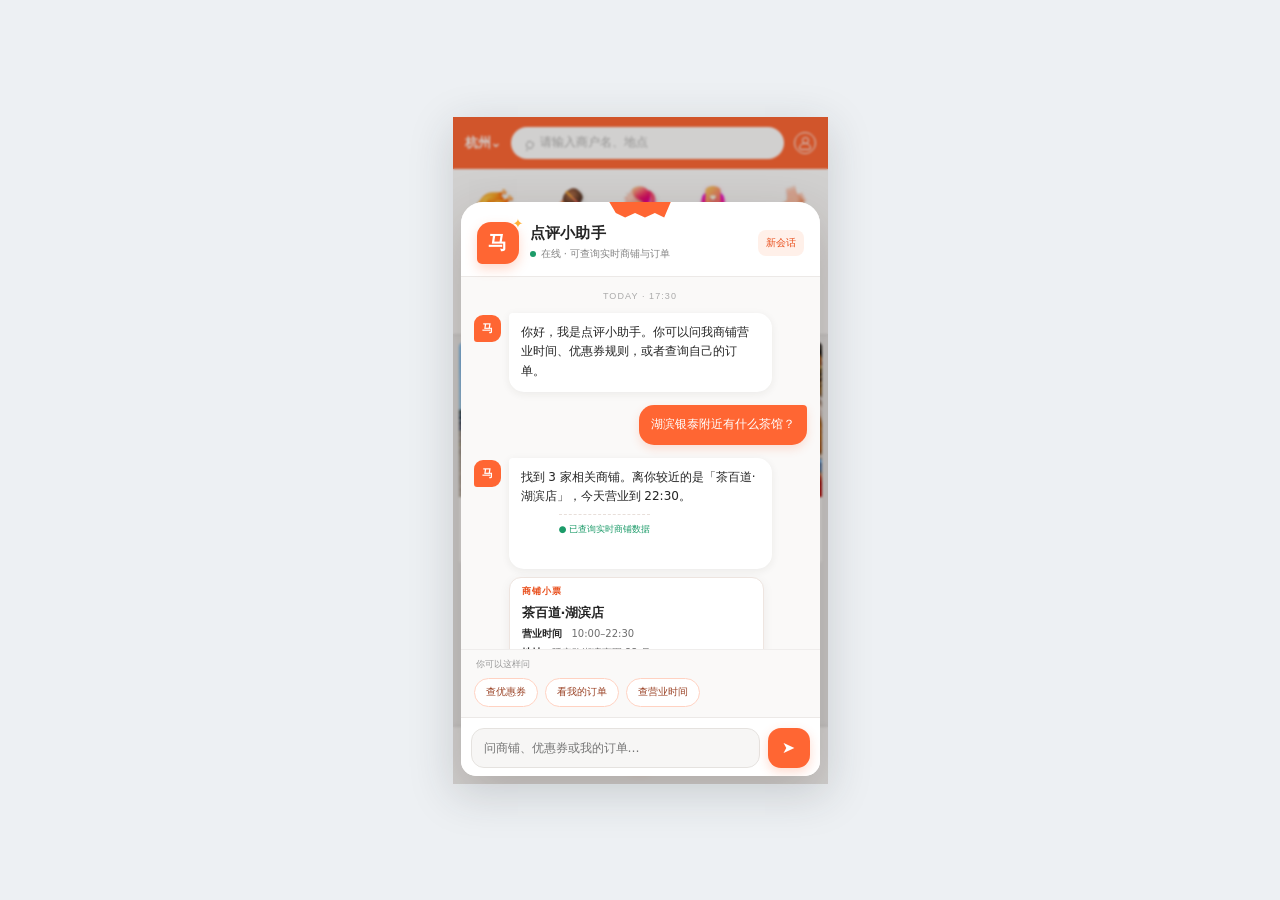
<file: frontend/hmdp/customer-service-demo.html>
<!DOCTYPE html>
<html lang="zh-CN">
<head>
  <meta charset="UTF-8">
  <meta name="viewport" content="width=device-width, initial-scale=1, maximum-scale=1, user-scalable=no">
  <title>黑马点评 · 智能客服 Demo</title>
  <style>
    :root {
      --brand: #ff6633;
      --brand-deep: #e94e1b;
      --brand-soft: #fff0e9;
      --ink: #252525;
      --muted: #858585;
      --line: #ece9e7;
      --paper: #ffffff;
      --canvas: #efefef;
      --success: #1c9b69;
      --shadow: 0 18px 52px rgba(55, 32, 22, .22);
    }

    * { box-sizing: border-box; }

    html, body {
      height: 100%;
      margin: 0;
      font-family: "PingFang SC", "Microsoft YaHei", system-ui, sans-serif;
      color: var(--ink);
      background: #edf0f3;
    }

    button, textarea { font: inherit; }

    body {
      display: grid;
      place-items: center;
      overflow: hidden;
    }

    .phone {
      position: relative;
      width: min(100vw, 375px);
      height: min(100vh, 667px);
      overflow: hidden;
      background: var(--canvas);
      box-shadow: 0 10px 42px rgba(38, 45, 51, .18);
    }

    .home {
      position: absolute;
      inset: 0;
      background: #f2f2f2;
    }

    .search-bar {
      height: 52px;
      padding: 8px 12px;
      display: flex;
      align-items: center;
      gap: 10px;
      color: #fff;
      background: var(--brand);
    }

    .city {
      font-size: 13px;
      font-weight: 650;
      white-space: nowrap;
    }

    .search {
      height: 32px;
      flex: 1;
      display: flex;
      align-items: center;
      gap: 7px;
      padding: 0 13px;
      border-radius: 18px;
      background: #fff;
      color: #b1b1b1;
      font-size: 12px;
    }

    .search::before {
      content: "⌕";
      font: 18px/1 Georgia, serif;
      transform: rotate(-15deg);
    }

    .person {
      width: 22px;
      height: 22px;
      border: 1.5px solid rgba(255,255,255,.9);
      border-radius: 50%;
      position: relative;
    }

    .person::before {
      content: "";
      position: absolute;
      width: 5px;
      height: 5px;
      left: 7px;
      top: 4px;
      border: 1px solid #fff;
      border-radius: 50%;
    }

    .person::after {
      content: "";
      position: absolute;
      width: 10px;
      height: 5px;
      left: 4px;
      bottom: 3px;
      border: 1px solid #fff;
      border-radius: 8px 8px 3px 3px;
    }

    .types {
      height: 165px;
      padding: 10px 7px 4px;
      display: grid;
      grid-template-columns: repeat(5, 1fr);
      gap: 2px 6px;
      background: #fff;
      box-shadow: 0 1px 3px rgba(0,0,0,.08);
    }

    .type {
      text-align: center;
      font-size: 10px;
      color: #333;
    }

    .type img {
      display: block;
      width: 48px;
      height: 48px;
      margin: 0 auto 1px;
      object-fit: contain;
    }

    .feed {
      padding: 8px 6px 68px;
      display: grid;
      grid-template-columns: 1fr 1fr;
      gap: 7px;
    }

    .feed-card {
      min-height: 206px;
      overflow: hidden;
      background: #fff;
      border-radius: 5px;
    }

    .feed-card img {
      width: 100%;
      height: 155px;
      object-fit: cover;
    }

    .feed-card p {
      margin: 6px 8px 3px;
      font-size: 11px;
      line-height: 1.45;
    }

    .feed-meta {
      padding: 2px 8px 8px;
      color: #8a8a8a;
      font-size: 9px;
    }

    .nav {
      position: absolute;
      z-index: 1;
      left: 0;
      right: 0;
      bottom: 0;
      height: 57px;
      display: flex;
      align-items: center;
      justify-content: space-around;
      background: #fff;
      box-shadow: 0 -1px 5px rgba(0,0,0,.08);
      color: #8b8b8b;
      font-size: 9px;
    }

    .nav-item { text-align: center; min-width: 46px; }
    .nav-icon { display: block; margin-bottom: 3px; font-size: 21px; line-height: 1; }
    .nav-item.active { color: var(--brand); }
    .nav-add {
      width: 39px;
      height: 39px;
      margin-top: -13px;
      display: grid;
      place-items: center;
      border-radius: 50%;
      background: var(--brand);
      color: #fff;
      font-size: 26px;
      box-shadow: 0 3px 10px rgba(255,102,51,.34);
    }

    .veil {
      position: absolute;
      z-index: 4;
      inset: 0;
      background: rgba(26, 20, 18, .2);
      backdrop-filter: blur(1.2px);
    }

    .chat-sheet {
      position: absolute;
      z-index: 5;
      left: 8px;
      right: 8px;
      bottom: 8px;
      height: 574px;
      display: flex;
      flex-direction: column;
      overflow: hidden;
      background: #faf9f8;
      border-radius: 22px 22px 15px 15px;
      box-shadow: var(--shadow);
      animation: sheet-in .42s cubic-bezier(.22,.82,.3,1) both;
    }

    .ticket-tab {
      position: absolute;
      z-index: 2;
      top: 0;
      left: 50%;
      width: 62px;
      height: 16px;
      transform: translateX(-50%);
      background: var(--brand);
      clip-path: polygon(0 0,100% 0,89% 100%,74% 72%,58% 100%,42% 72%,26% 100%,11% 72%);
    }

    .chat-head {
      position: relative;
      min-height: 74px;
      padding: 20px 16px 12px;
      display: flex;
      align-items: center;
      border-bottom: 1px solid var(--line);
      background: var(--paper);
    }

    .assistant-mark {
      position: relative;
      width: 42px;
      height: 42px;
      display: grid;
      place-items: center;
      margin-right: 11px;
      border-radius: 14px 14px 14px 5px;
      background: var(--brand);
      color: #fff;
      font-size: 19px;
      font-weight: 800;
      box-shadow: 0 5px 12px rgba(255,102,51,.25);
    }

    .assistant-mark::after {
      content: "✦";
      position: absolute;
      top: -6px;
      right: -5px;
      color: #ffb037;
      font-size: 13px;
      text-shadow: 0 1px 0 #fff;
    }

    .head-copy { flex: 1; }
    .head-copy strong { display: block; font-size: 15px; letter-spacing: .02em; }
    .head-copy span { display: flex; align-items: center; gap: 5px; margin-top: 4px; font-size: 10px; color: var(--muted); }
    .online-dot { width: 6px; height: 6px; border-radius: 50%; background: var(--success); }

    .new-chat {
      padding: 6px 8px;
      border: 0;
      border-radius: 8px;
      background: var(--brand-soft);
      color: var(--brand-deep);
      font-size: 10px;
      cursor: pointer;
    }

    .messages {
      flex: 1;
      min-height: 0;
      padding: 15px 13px 10px;
      overflow-y: auto;
      overscroll-behavior: contain;
      scrollbar-width: none;
    }

    .messages::-webkit-scrollbar { display: none; }

    .time-label {
      margin: 0 0 12px;
      text-align: center;
      color: #aaa;
      font: 9px/1 "Arial Narrow", sans-serif;
      letter-spacing: .12em;
      text-transform: uppercase;
    }

    .message {
      display: flex;
      align-items: flex-start;
      gap: 8px;
      margin-bottom: 13px;
      animation: message-in .25s ease-out both;
    }

    .message.user { justify-content: flex-end; }

    .mini-mark {
      width: 27px;
      height: 27px;
      flex: 0 0 27px;
      display: grid;
      place-items: center;
      margin-top: 2px;
      border-radius: 9px 9px 9px 3px;
      background: var(--brand);
      color: #fff;
      font-size: 11px;
      font-weight: 800;
    }

    .bubble {
      max-width: 79%;
      padding: 10px 12px;
      border-radius: 4px 15px 15px 15px;
      background: #fff;
      box-shadow: 0 2px 8px rgba(49, 37, 32, .07);
      font-size: 12px;
      line-height: 1.65;
      white-space: pre-wrap;
    }

    .user .bubble {
      border-radius: 15px 4px 15px 15px;
      background: var(--brand);
      color: #fff;
      box-shadow: 0 4px 10px rgba(255,102,51,.18);
    }

    .source {
      display: inline-flex;
      align-items: center;
      gap: 4px;
      margin-top: 7px;
      padding-top: 7px;
      border-top: 1px dashed #e8dfda;
      color: var(--success);
      font-size: 9px;
    }

    .shop-result {
      width: min(82%, 255px);
      margin: -5px 0 14px 35px;
      padding: 11px 12px 10px;
      border: 1px solid #eee5e0;
      border-radius: 12px;
      background: #fff;
      box-shadow: 0 3px 12px rgba(49,37,32,.06);
    }

    .shop-result::before {
      content: "商铺小票";
      display: block;
      margin: -2px 0 8px;
      color: var(--brand-deep);
      font: 700 9px/1 "Arial Narrow", "Microsoft YaHei", sans-serif;
      letter-spacing: .13em;
    }

    .shop-name { font-size: 13px; font-weight: 700; }
    .shop-line { margin-top: 5px; color: #6e6e6e; font-size: 10px; line-height: 1.4; }
    .shop-line b { color: var(--ink); font-weight: 600; }

    .quick-wrap {
      padding: 8px 13px 10px;
      border-top: 1px solid rgba(236,233,231,.7);
      background: rgba(250,249,248,.97);
    }

    .quick-label {
      margin: 0 0 7px 2px;
      color: #999;
      font-size: 9px;
    }

    .quick-list {
      display: flex;
      gap: 7px;
      overflow-x: auto;
      scrollbar-width: none;
    }

    .quick-list::-webkit-scrollbar { display: none; }

    .quick {
      flex: 0 0 auto;
      height: 29px;
      padding: 0 11px;
      border: 1px solid #ffd2c2;
      border-radius: 15px;
      background: #fff;
      color: #9a4225;
      font-size: 10px;
      cursor: pointer;
    }

    .composer {
      min-height: 59px;
      padding: 8px 10px;
      display: flex;
      align-items: flex-end;
      gap: 8px;
      background: #fff;
      border-top: 1px solid var(--line);
    }

    .composer textarea {
      height: 40px;
      min-height: 40px;
      max-height: 76px;
      flex: 1;
      resize: none;
      outline: 0;
      padding: 10px 12px;
      border: 1px solid #e5e2df;
      border-radius: 13px;
      background: #f7f6f5;
      color: var(--ink);
      font-size: 12px;
      line-height: 18px;
    }

    .composer textarea:focus { border-color: #ffad91; background: #fff; }

    .send {
      width: 42px;
      height: 40px;
      flex: 0 0 42px;
      border: 0;
      border-radius: 13px;
      background: var(--brand);
      color: #fff;
      font-size: 16px;
      cursor: pointer;
      box-shadow: 0 4px 11px rgba(255,102,51,.24);
    }

    .send:active, .quick:active, .new-chat:active { transform: translateY(1px); }

    .typing {
      display: inline-flex;
      align-items: center;
      gap: 3px;
      min-width: 47px;
      min-height: 37px;
    }

    .typing i {
      width: 5px;
      height: 5px;
      border-radius: 50%;
      background: #c5a99d;
      animation: blink 1s infinite ease-in-out;
    }

    .typing i:nth-child(2) { animation-delay: .15s; }
    .typing i:nth-child(3) { animation-delay: .3s; }

    button:focus-visible, textarea:focus-visible {
      outline: 2px solid #202020;
      outline-offset: 2px;
    }

    @keyframes sheet-in {
      from { transform: translateY(45px); opacity: .4; }
      to { transform: translateY(0); opacity: 1; }
    }

    @keyframes message-in {
      from { transform: translateY(5px); opacity: 0; }
      to { transform: translateY(0); opacity: 1; }
    }

    @keyframes blink {
      0%, 65%, 100% { transform: translateY(0); opacity: .35; }
      32% { transform: translateY(-3px); opacity: 1; }
    }

    @media (max-height: 620px) {
      .chat-sheet { height: calc(100% - 18px); }
    }

    @media (prefers-reduced-motion: reduce) {
      *, *::before, *::after { animation: none !important; scroll-behavior: auto !important; }
    }
  </style>
</head>
<body>
<main class="phone" aria-label="黑马点评智能客服界面演示">
  <section class="home" aria-hidden="true">
    <header class="search-bar">
      <span class="city">杭州⌄</span>
      <div class="search">请输入商户名、地点</div>
      <span class="person"></span>
    </header>
    <div class="types">
      <div class="type"><img src="./imgs/types/ms.png" alt="">美食</div>
      <div class="type"><img src="./imgs/types/KTV.png" alt="">KTV</div>
      <div class="type"><img src="./imgs/types/lrmf.png" alt="">丽人·美发</div>
      <div class="type"><img src="./imgs/types/mjmj.png" alt="">美睫·美甲</div>
      <div class="type"><img src="./imgs/types/amzl.png" alt="">按摩·足疗</div>
      <div class="type"><img src="./imgs/types/spa.png" alt="">美容SPA</div>
      <div class="type"><img src="./imgs/types/qzyl.png" alt="">亲子游乐</div>
      <div class="type"><img src="./imgs/types/jiuba.png" alt="">酒吧</div>
      <div class="type"><img src="./imgs/types/hpg.png" alt="">轰趴馆</div>
      <div class="type"><img src="./imgs/types/jsyd.png" alt="">健身运动</div>
    </div>
    <div class="feed">
      <article class="feed-card"><img src="./imgs/blogs/blog1.jpg" alt=""><p>无尽浪漫的夜晚，在万花丛中摇晃着酒杯</p><div class="feed-meta">可可今天不吃肉 · ♡ 12</div></article>
      <article class="feed-card"><img src="./imgs/blogs/15/9/cea51d9b-ac15-49f6-b9f1-9cf81e9b9c85.jpg" alt=""><p>人均30，杭州这家港式茶餐厅我疯狂打Call</p><div class="feed-meta">阿布 · ♡ 36</div></article>
    </div>
    <nav class="nav">
      <div class="nav-item active"><span class="nav-icon">⌂</span>首页</div>
      <div class="nav-item"><span class="nav-icon">⌖</span>地图</div>
      <div class="nav-add">＋</div>
      <div class="nav-item"><span class="nav-icon">◌</span>消息</div>
      <div class="nav-item"><span class="nav-icon">♙</span>我的</div>
    </nav>
  </section>

  <div class="veil"></div>

  <section class="chat-sheet" aria-label="智能客服聊天窗口">
    <div class="ticket-tab" aria-hidden="true"></div>
    <header class="chat-head">
      <div class="assistant-mark" aria-hidden="true">马</div>
      <div class="head-copy">
        <strong>点评小助手</strong>
        <span><i class="online-dot"></i>在线 · 可查询实时商铺与订单</span>
      </div>
      <button class="new-chat" id="newChat" type="button">新会话</button>
    </header>

    <div class="messages" id="messages" aria-live="polite">
      <div class="time-label">Today · 17:30</div>
      <div class="message assistant">
        <div class="mini-mark">马</div>
        <div class="bubble">你好，我是点评小助手。你可以问我商铺营业时间、优惠券规则，或者查询自己的订单。</div>
      </div>
      <div class="message user"><div class="bubble">湖滨银泰附近有什么茶馆？</div></div>
      <div class="message assistant">
        <div class="mini-mark">马</div>
        <div class="bubble">找到 3 家相关商铺。离你较近的是「茶百道·湖滨店」，今天营业到 22:30。
          <span class="source">● 已查询实时商铺数据</span>
        </div>
      </div>
      <div class="shop-result">
        <div class="shop-name">茶百道·湖滨店</div>
        <div class="shop-line"><b>营业时间</b>　10:00–22:30</div>
        <div class="shop-line"><b>地址</b>　延安路湖滨商圈 88 号</div>
        <div class="shop-line"><b>当前优惠</b>　2 张可用优惠券</div>
      </div>
    </div>

    <div class="quick-wrap">
      <p class="quick-label">你可以这样问</p>
      <div class="quick-list">
        <button class="quick" data-question="这家店有哪些优惠券？">查优惠券</button>
        <button class="quick" data-question="帮我查询最近的订单">看我的订单</button>
        <button class="quick" data-question="这家店几点关门？">查营业时间</button>
      </div>
    </div>

    <form class="composer" id="composer">
      <textarea id="input" aria-label="输入问题" placeholder="问商铺、优惠券或我的订单…" maxlength="2000"></textarea>
      <button class="send" type="submit" aria-label="发送消息">➤</button>
    </form>
  </section>
</main>

<script>
  const messages = document.getElementById('messages');
  const input = document.getElementById('input');
  const composer = document.getElementById('composer');
  const newChat = document.getElementById('newChat');

  const mockReplies = {
    '这家店有哪些优惠券？': '这家店目前有 2 张优惠券：\n① 19.9 元抵 30 元\n② 39.9 元双人套餐券\n具体使用时段以券详情规则为准。',
    '帮我查询最近的订单': '你最近有 1 笔订单：代金券订单 75421，当前状态为「已支付」。',
    '这家店几点关门？': '这家店今天 22:30 关门，建议至少提前 30 分钟到店。'
  };

  function addMessage(role, text) {
    const row = document.createElement('div');
    row.className = 'message ' + role;
    if (role === 'assistant') {
      const mark = document.createElement('div');
      mark.className = 'mini-mark';
      mark.textContent = '马';
      row.appendChild(mark);
    }
    const bubble = document.createElement('div');
    bubble.className = 'bubble';
    bubble.textContent = text;
    row.appendChild(bubble);
    messages.appendChild(row);
    messages.scrollTop = messages.scrollHeight;
  }

  function addTyping() {
    const row = document.createElement('div');
    row.className = 'message assistant';
    row.id = 'typingRow';
    row.innerHTML = '<div class="mini-mark">马</div><div class="bubble typing"><i></i><i></i><i></i></div>';
    messages.appendChild(row);
    messages.scrollTop = messages.scrollHeight;
  }

  function ask(question) {
    const value = question.trim();
    if (!value) return;
    addMessage('user', value);
    input.value = '';
    addTyping();
    setTimeout(() => {
      const typing = document.getElementById('typingRow');
      if (typing) typing.remove();
      addMessage('assistant', mockReplies[value] || '我可以帮你继续查询。Demo 当前使用模拟回复，正式接入后这里会显示真实客服接口返回的内容。');
    }, 720);
  }

  composer.addEventListener('submit', event => {
    event.preventDefault();
    ask(input.value);
  });

  input.addEventListener('keydown', event => {
    if (event.key === 'Enter' && !event.shiftKey) {
      event.preventDefault();
      ask(input.value);
    }
  });

  document.querySelectorAll('.quick').forEach(button => {
    button.addEventListener('click', () => ask(button.dataset.question));
  });

  newChat.addEventListener('click', () => {
    messages.innerHTML = '<div class="time-label">New conversation</div>';
    addMessage('assistant', '新会话已开始。想查哪家店、哪张优惠券，或者哪笔订单？');
    input.focus();
  });
</script>
</body>
</html>
</file>
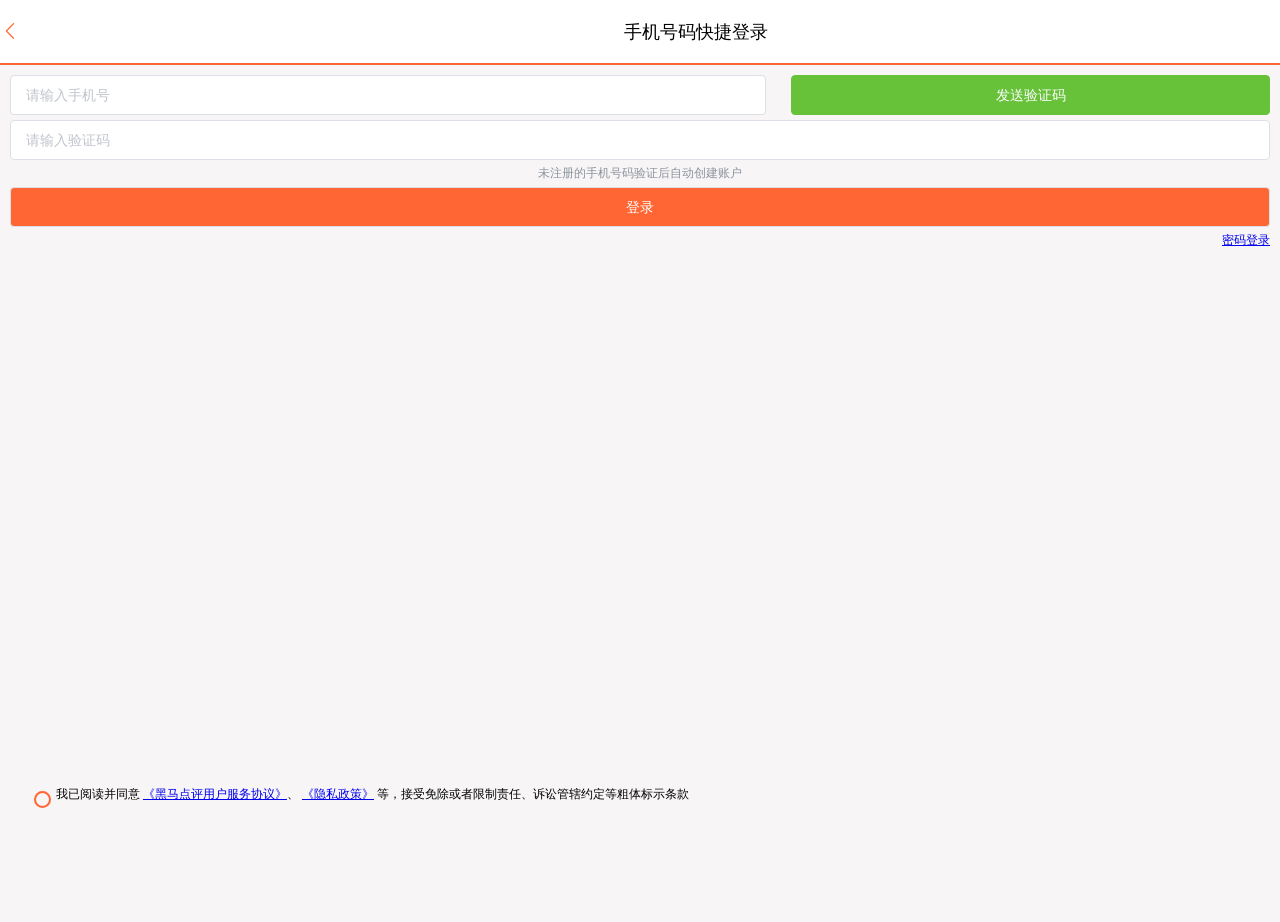
<file: frontend/hmdp/login.html>
<!DOCTYPE html>
<html lang="en">
<head>
  <meta http-equiv="Content-Type" content="text/html; charset=UTF-8">
  <meta name="viewport" content="width=device-width, initial-scale=1, maximum-scale=1, user-scalable=0">
  <title>黑马点评</title>
  <!-- 引入样式 -->
  <link rel="stylesheet" href="./css/element.css">
  <link href="./css/main.css" rel="stylesheet">
  <link href="./css/login.css" rel="stylesheet">

  <style type="text/css">

  </style>
</head>
<body>
<div id="app">
  <div class="login-container">
    <div class="header">
      <div class="header-back-btn" @click="goBack" ><i class="el-icon-arrow-left"></i></div>
      <div class="header-title">手机号码快捷登录&nbsp;&nbsp;&nbsp;</div>
    </div>
    <div class="content">
      <div class="login-form">
        <div style="display: flex; justify-content: space-between">
          <el-input style="width: 60%" placeholder="请输入手机号" v-model="form.phone" >
          </el-input>
          <el-button style="width: 38%" @click="sendCode" type="success" :disabled="disabled">{{codeBtnMsg}}</el-button>
        </div>

        <div style="height: 5px"></div>
        <el-input placeholder="请输入验证码" v-model="form.code">
        </el-input>
        <div style="text-align: center; color: #8c939d;margin: 5px 0">未注册的手机号码验证后自动创建账户</div>
        <el-button @click="login" style="width: 100%; background-color:#f63; color: #fff;">登录</el-button>
        <div style="text-align: right; color:#333333; margin: 5px 0"><a href="/login2.html">密码登录</a></div>
      </div>
      <div class="login-radio">
        <div>
          <input type="radio" name="readed" v-model="radio" value="1">
          <label for="readed"></label>
        </div>
        <div>我已阅读并同意
          <a href="javascript:void(0)">
          《黑马点评用户服务协议》</a>、
          <a href="javascript:void(0)">《隐私政策》</a>
          等，接受免除或者限制责任、诉讼管辖约定等粗体标示条款
        </div>
      </div>
    </div>
  </div>
</div>
<script src="./js/vue.js"></script>
<script src="./js/axios.min.js"></script>
<!-- 引入组件库 -->
<script src="./js/element.js"></script>
<script src="./js/common.js"></script>
<script src="./js/footer.js"></script>
<script>

  const app = new Vue({
    el: "#app",
    data: {
      radio: "",
      disabled: false, // 发送短信按钮
      codeBtnMsg: "发送验证码", // 发送短信按钮提示
      form:{
      }
    },
    methods: {
      login(){
        if(!this.radio){
          this.$message.error("请先确认阅读用户协议！");
          return
        }
        if(!this.form.phone || !this.form.code){
          this.$message.error("手机号和验证码不能为空！");
          return
        }
        axios.post("/user/login", this.form)
        .then(({data}) => {
            if(data){
              // 保存用户信息到session
              sessionStorage.setItem("token", data);
            }
            // 返回登录前页面，缺少安全的站内地址时进入首页
            const redirect = new URLSearchParams(location.search).get("redirect");
            location.href = redirect && redirect.startsWith("/") && !redirect.startsWith("//") ? redirect : "/index.html"
        })
        .catch(err => this.$message.error(err))
      },
      goBack(){
        history.back();
      },
      sendCode(){
        if (!this.form.phone) {
          this.$message.error("手机号不能为空");
          return;
        }
        // 发送验证码
        axios.post("/user/code?phone="+this.form.phone)
          .then(() => {})
          .catch(err => {
            console.log(err);
            this.$message.error(err)
          });
        // 禁用按钮
        this.disabled = true;
        // 按钮倒计时
        let i = 60;
        this.codeBtnMsg = (i--) + '秒后可重发'
        let taskId = setInterval(() => this.codeBtnMsg = (i--) + '秒后可重发', 1000);
        setTimeout(() => {
          this.disabled = false;
          clearInterval(taskId);
          this.codeBtnMsg = "发送验证码";
        }, 59000)
      }
    }
  })
</script>
</body>
</html>
</file>
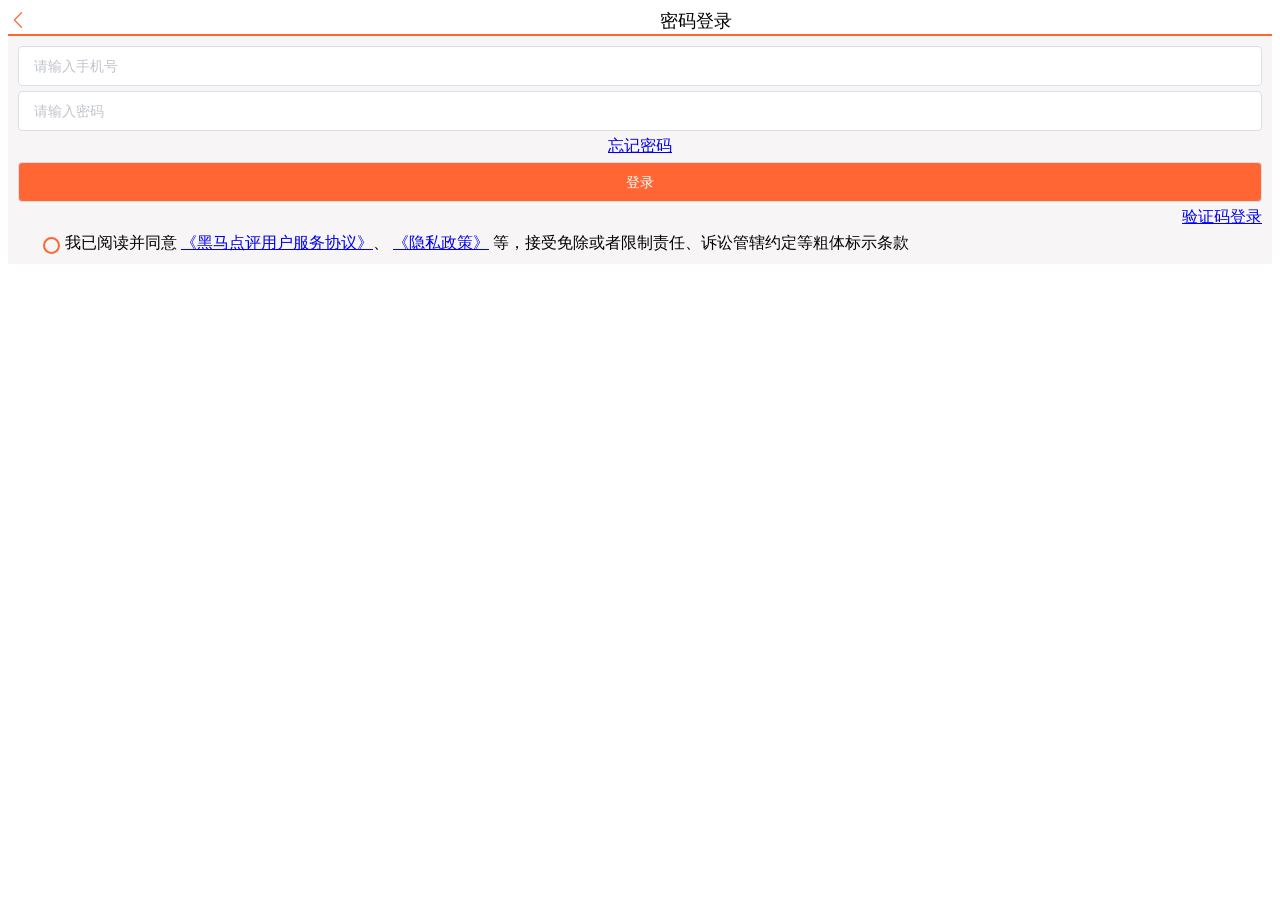
<file: frontend/hmdp/login2.html>
<!DOCTYPE html>
<html lang="en">
<head>
  <meta http-equiv="Content-Type" content="text/html; charset=UTF-8">
  <meta name="viewport" content="width=device-width, initial-scale=1, maximum-scale=1, user-scalable=0">
  <title>黑马点评</title>
  <link href="./css/login.css" rel="stylesheet">
  <!-- 引入样式 -->
  <link rel="stylesheet" href="./css/element.css">

  <style type="text/css">
      .el-radio__input.is-checked .el-radio__inner {
          border-color: #F63;
          background: #F63;
      }
      .el-input__inner:focus {
          border: 1px solid #F63;
      }
  </style>
</head>
<body>
<div id="app">
  <div class="login-container">
    <div class="header">
      <div class="header-back-btn" @click="goBack"><i class="el-icon-arrow-left"></i></div>
      <div class="header-title">密码登录&nbsp;&nbsp;&nbsp;</div>
    </div>
    <div class="content">
      <div class="login-form">
        <el-input placeholder="请输入手机号" v-model="form.phone">
        </el-input>
        <div style="height: 5px"></div>
        <el-input placeholder="请输入密码" v-model="form.password">
        </el-input>
        <div style="text-align: center; color: #8c939d;margin: 5px 0"><a href="javascript:void(0)">忘记密码</a></div>
        <el-button @click="login" style="width: 100%; background-color:#f63; color: #fff;">登录</el-button>
        <div style="text-align: right; color:#333333; margin: 5px 0"><a href="/login.html">验证码登录</a></div>
      </div>
      <div class="login-radio">
        <div>
          <input type="radio" name="readed" v-model="radio" value="1">
          <label for="readed"></label>
        </div>
        <div>我已阅读并同意
          <a href="javascript:void(0)">
          《黑马点评用户服务协议》</a>、
          <a href="javascript:void(0)">《隐私政策》</a>
          等，接受免除或者限制责任、诉讼管辖约定等粗体标示条款
        </div>
      </div>
    </div>
  </div>
</div>
<script src="./js/vue.js"></script>
<script src="./js/axios.min.js"></script>
<!-- 引入组件库 -->
<script src="./js/element.js"></script>
<script src="./js/common.js"></script>
<script>

  const app = new Vue({
    el: "#app",
    data: {
      radio: "",
      form:{
      }
    },
    methods: {
      login(){
        if(!this.radio){
          this.$message.error("请先确认阅读用户协议！");
          return;
        }
        axios.post("/user/login", this.form)
          .then(({data}) => {
            if(data){
              // 保存用户信息到session
              sessionStorage.setItem("token", data);
            }
            // 跳转到首页
            location.href = "/info.html"
          })
          .catch(err => this.$message.error(err))
      },
      goBack(){
        history.back();
      }
    }
  })
</script>
</body>
</html>
</file>
<file: frontend/hmdp/css/element.css>
@charset "UTF-8";.el-pagination--small .arrow.disabled,.el-table .hidden-columns,.el-table td.is-hidden>*,.el-table th.is-hidden>*,.el-table--hidden{visibility:hidden}.el-dropdown .el-dropdown-selfdefine:focus:active,.el-dropdown .el-dropdown-selfdefine:focus:not(.focusing),.el-message__closeBtn:focus,.el-message__content:focus,.el-popover:focus,.el-popover:focus:active,.el-popover__reference:focus:hover,.el-popover__reference:focus:not(.focusing),.el-rate:active,.el-rate:focus,.el-tooltip:focus:hover,.el-tooltip:focus:not(.focusing),.el-upload-list__item.is-success:active,.el-upload-list__item.is-success:not(.focusing):focus{outline-width:0}.el-input__suffix,.el-tree.is-dragging .el-tree-node__content *{pointer-events:none}@font-face{font-family:element-icons;src:url(fonts/element-icons.woff) format("woff"),url(fonts/element-icons.ttf) format("truetype");font-weight:400;font-display:"auto";font-style:normal}[class*=" el-icon-"],[class^=el-icon-]{font-family:element-icons!important;speak:none;font-style:normal;font-weight:400;font-variant:normal;text-transform:none;line-height:1;vertical-align:baseline;display:inline-block;-webkit-font-smoothing:antialiased;-moz-osx-font-smoothing:grayscale}.el-icon-ice-cream-round:before{content:"\e6a0"}.el-icon-ice-cream-square:before{content:"\e6a3"}.el-icon-lollipop:before{content:"\e6a4"}.el-icon-potato-strips:before{content:"\e6a5"}.el-icon-milk-tea:before{content:"\e6a6"}.el-icon-ice-drink:before{content:"\e6a7"}.el-icon-ice-tea:before{content:"\e6a9"}.el-icon-coffee:before{content:"\e6aa"}.el-icon-orange:before{content:"\e6ab"}.el-icon-pear:before{content:"\e6ac"}.el-icon-apple:before{content:"\e6ad"}.el-icon-cherry:before{content:"\e6ae"}.el-icon-watermelon:before{content:"\e6af"}.el-icon-grape:before{content:"\e6b0"}.el-icon-refrigerator:before{content:"\e6b1"}.el-icon-goblet-square-full:before{content:"\e6b2"}.el-icon-goblet-square:before{content:"\e6b3"}.el-icon-goblet-full:before{content:"\e6b4"}.el-icon-goblet:before{content:"\e6b5"}.el-icon-cold-drink:before{content:"\e6b6"}.el-icon-coffee-cup:before{content:"\e6b8"}.el-icon-water-cup:before{content:"\e6b9"}.el-icon-hot-water:before{content:"\e6ba"}.el-icon-ice-cream:before{content:"\e6bb"}.el-icon-dessert:before{content:"\e6bc"}.el-icon-sugar:before{content:"\e6bd"}.el-icon-tableware:before{content:"\e6be"}.el-icon-burger:before{content:"\e6bf"}.el-icon-knife-fork:before{content:"\e6c1"}.el-icon-fork-spoon:before{content:"\e6c2"}.el-icon-chicken:before{content:"\e6c3"}.el-icon-food:before{content:"\e6c4"}.el-icon-dish-1:before{content:"\e6c5"}.el-icon-dish:before{content:"\e6c6"}.el-icon-moon-night:before{content:"\e6ee"}.el-icon-moon:before{content:"\e6f0"}.el-icon-cloudy-and-sunny:before{content:"\e6f1"}.el-icon-partly-cloudy:before{content:"\e6f2"}.el-icon-cloudy:before{content:"\e6f3"}.el-icon-sunny:before{content:"\e6f6"}.el-icon-sunset:before{content:"\e6f7"}.el-icon-sunrise-1:before{content:"\e6f8"}.el-icon-sunrise:before{content:"\e6f9"}.el-icon-heavy-rain:before{content:"\e6fa"}.el-icon-lightning:before{content:"\e6fb"}.el-icon-light-rain:before{content:"\e6fc"}.el-icon-wind-power:before{content:"\e6fd"}.el-icon-baseball:before{content:"\e712"}.el-icon-soccer:before{content:"\e713"}.el-icon-football:before{content:"\e715"}.el-icon-basketball:before{content:"\e716"}.el-icon-ship:before{content:"\e73f"}.el-icon-truck:before{content:"\e740"}.el-icon-bicycle:before{content:"\e741"}.el-icon-mobile-phone:before{content:"\e6d3"}.el-icon-service:before{content:"\e6d4"}.el-icon-key:before{content:"\e6e2"}.el-icon-unlock:before{content:"\e6e4"}.el-icon-lock:before{content:"\e6e5"}.el-icon-watch:before{content:"\e6fe"}.el-icon-watch-1:before{content:"\e6ff"}.el-icon-timer:before{content:"\e702"}.el-icon-alarm-clock:before{content:"\e703"}.el-icon-map-location:before{content:"\e704"}.el-icon-delete-location:before{content:"\e705"}.el-icon-add-location:before{content:"\e706"}.el-icon-location-information:before{content:"\e707"}.el-icon-location-outline:before{content:"\e708"}.el-icon-location:before{content:"\e79e"}.el-icon-place:before{content:"\e709"}.el-icon-discover:before{content:"\e70a"}.el-icon-first-aid-kit:before{content:"\e70b"}.el-icon-trophy-1:before{content:"\e70c"}.el-icon-trophy:before{content:"\e70d"}.el-icon-medal:before{content:"\e70e"}.el-icon-medal-1:before{content:"\e70f"}.el-icon-stopwatch:before{content:"\e710"}.el-icon-mic:before{content:"\e711"}.el-icon-copy-document:before{content:"\e718"}.el-icon-full-screen:before{content:"\e719"}.el-icon-switch-button:before{content:"\e71b"}.el-icon-aim:before{content:"\e71c"}.el-icon-crop:before{content:"\e71d"}.el-icon-odometer:before{content:"\e71e"}.el-icon-time:before{content:"\e71f"}.el-icon-bangzhu:before{content:"\e724"}.el-icon-close-notification:before{content:"\e726"}.el-icon-microphone:before{content:"\e727"}.el-icon-turn-off-microphone:before{content:"\e728"}.el-icon-position:before{content:"\e729"}.el-icon-postcard:before{content:"\e72a"}.el-icon-message:before{content:"\e72b"}.el-icon-chat-line-square:before{content:"\e72d"}.el-icon-chat-dot-square:before{content:"\e72e"}.el-icon-chat-dot-round:before{content:"\e72f"}.el-icon-chat-square:before{content:"\e730"}.el-icon-chat-line-round:before{content:"\e731"}.el-icon-chat-round:before{content:"\e732"}.el-icon-set-up:before{content:"\e733"}.el-icon-turn-off:before{content:"\e734"}.el-icon-open:before{content:"\e735"}.el-icon-connection:before{content:"\e736"}.el-icon-link:before{content:"\e737"}.el-icon-cpu:before{content:"\e738"}.el-icon-thumb:before{content:"\e739"}.el-icon-female:before{content:"\e73a"}.el-icon-male:before{content:"\e73b"}.el-icon-guide:before{content:"\e73c"}.el-icon-news:before{content:"\e73e"}.el-icon-price-tag:before{content:"\e744"}.el-icon-discount:before{content:"\e745"}.el-icon-wallet:before{content:"\e747"}.el-icon-coin:before{content:"\e748"}.el-icon-money:before{content:"\e749"}.el-icon-bank-card:before{content:"\e74a"}.el-icon-box:before{content:"\e74b"}.el-icon-present:before{content:"\e74c"}.el-icon-sell:before{content:"\e6d5"}.el-icon-sold-out:before{content:"\e6d6"}.el-icon-shopping-bag-2:before{content:"\e74d"}.el-icon-shopping-bag-1:before{content:"\e74e"}.el-icon-shopping-cart-2:before{content:"\e74f"}.el-icon-shopping-cart-1:before{content:"\e750"}.el-icon-shopping-cart-full:before{content:"\e751"}.el-icon-smoking:before{content:"\e752"}.el-icon-no-smoking:before{content:"\e753"}.el-icon-house:before{content:"\e754"}.el-icon-table-lamp:before{content:"\e755"}.el-icon-school:before{content:"\e756"}.el-icon-office-building:before{content:"\e757"}.el-icon-toilet-paper:before{content:"\e758"}.el-icon-notebook-2:before{content:"\e759"}.el-icon-notebook-1:before{content:"\e75a"}.el-icon-files:before{content:"\e75b"}.el-icon-collection:before{content:"\e75c"}.el-icon-receiving:before{content:"\e75d"}.el-icon-suitcase-1:before{content:"\e760"}.el-icon-suitcase:before{content:"\e761"}.el-icon-film:before{content:"\e763"}.el-icon-collection-tag:before{content:"\e765"}.el-icon-data-analysis:before{content:"\e766"}.el-icon-pie-chart:before{content:"\e767"}.el-icon-data-board:before{content:"\e768"}.el-icon-data-line:before{content:"\e76d"}.el-icon-reading:before{content:"\e769"}.el-icon-magic-stick:before{content:"\e76a"}.el-icon-coordinate:before{content:"\e76b"}.el-icon-mouse:before{content:"\e76c"}.el-icon-brush:before{content:"\e76e"}.el-icon-headset:before{content:"\e76f"}.el-icon-umbrella:before{content:"\e770"}.el-icon-scissors:before{content:"\e771"}.el-icon-mobile:before{content:"\e773"}.el-icon-attract:before{content:"\e774"}.el-icon-monitor:before{content:"\e775"}.el-icon-search:before{content:"\e778"}.el-icon-takeaway-box:before{content:"\e77a"}.el-icon-paperclip:before{content:"\e77d"}.el-icon-printer:before{content:"\e77e"}.el-icon-document-add:before{content:"\e782"}.el-icon-document:before{content:"\e785"}.el-icon-document-checked:before{content:"\e786"}.el-icon-document-copy:before{content:"\e787"}.el-icon-document-delete:before{content:"\e788"}.el-icon-document-remove:before{content:"\e789"}.el-icon-tickets:before{content:"\e78b"}.el-icon-folder-checked:before{content:"\e77f"}.el-icon-folder-delete:before{content:"\e780"}.el-icon-folder-remove:before{content:"\e781"}.el-icon-folder-add:before{content:"\e783"}.el-icon-folder-opened:before{content:"\e784"}.el-icon-folder:before{content:"\e78a"}.el-icon-edit-outline:before{content:"\e764"}.el-icon-edit:before{content:"\e78c"}.el-icon-date:before{content:"\e78e"}.el-icon-c-scale-to-original:before{content:"\e7c6"}.el-icon-view:before{content:"\e6ce"}.el-icon-loading:before{content:"\e6cf"}.el-icon-rank:before{content:"\e6d1"}.el-icon-sort-down:before{content:"\e7c4"}.el-icon-sort-up:before{content:"\e7c5"}.el-icon-sort:before{content:"\e6d2"}.el-icon-finished:before{content:"\e6cd"}.el-icon-refresh-left:before{content:"\e6c7"}.el-icon-refresh-right:before{content:"\e6c8"}.el-icon-refresh:before{content:"\e6d0"}.el-icon-video-play:before{content:"\e7c0"}.el-icon-video-pause:before{content:"\e7c1"}.el-icon-d-arrow-right:before{content:"\e6dc"}.el-icon-d-arrow-left:before{content:"\e6dd"}.el-icon-arrow-up:before{content:"\e6e1"}.el-icon-arrow-down:before{content:"\e6df"}.el-icon-arrow-right:before{content:"\e6e0"}.el-icon-arrow-left:before{content:"\e6de"}.el-icon-top-right:before{content:"\e6e7"}.el-icon-top-left:before{content:"\e6e8"}.el-icon-top:before{content:"\e6e6"}.el-icon-bottom:before{content:"\e6eb"}.el-icon-right:before{content:"\e6e9"}.el-icon-back:before{content:"\e6ea"}.el-icon-bottom-right:before{content:"\e6ec"}.el-icon-bottom-left:before{content:"\e6ed"}.el-icon-caret-top:before{content:"\e78f"}.el-icon-caret-bottom:before{content:"\e790"}.el-icon-caret-right:before{content:"\e791"}.el-icon-caret-left:before{content:"\e792"}.el-icon-d-caret:before{content:"\e79a"}.el-icon-share:before{content:"\e793"}.el-icon-menu:before{content:"\e798"}.el-icon-s-grid:before{content:"\e7a6"}.el-icon-s-check:before{content:"\e7a7"}.el-icon-s-data:before{content:"\e7a8"}.el-icon-s-opportunity:before{content:"\e7aa"}.el-icon-s-custom:before{content:"\e7ab"}.el-icon-s-claim:before{content:"\e7ad"}.el-icon-s-finance:before{content:"\e7ae"}.el-icon-s-comment:before{content:"\e7af"}.el-icon-s-flag:before{content:"\e7b0"}.el-icon-s-marketing:before{content:"\e7b1"}.el-icon-s-shop:before{content:"\e7b4"}.el-icon-s-open:before{content:"\e7b5"}.el-icon-s-management:before{content:"\e7b6"}.el-icon-s-ticket:before{content:"\e7b7"}.el-icon-s-release:before{content:"\e7b8"}.el-icon-s-home:before{content:"\e7b9"}.el-icon-s-promotion:before{content:"\e7ba"}.el-icon-s-operation:before{content:"\e7bb"}.el-icon-s-unfold:before{content:"\e7bc"}.el-icon-s-fold:before{content:"\e7a9"}.el-icon-s-platform:before{content:"\e7bd"}.el-icon-s-order:before{content:"\e7be"}.el-icon-s-cooperation:before{content:"\e7bf"}.el-icon-bell:before{content:"\e725"}.el-icon-message-solid:before{content:"\e799"}.el-icon-video-camera:before{content:"\e772"}.el-icon-video-camera-solid:before{content:"\e796"}.el-icon-camera:before{content:"\e779"}.el-icon-camera-solid:before{content:"\e79b"}.el-icon-download:before{content:"\e77c"}.el-icon-upload2:before{content:"\e77b"}.el-icon-upload:before{content:"\e7c3"}.el-icon-picture-outline-round:before{content:"\e75f"}.el-icon-picture-outline:before{content:"\e75e"}.el-icon-picture:before{content:"\e79f"}.el-icon-close:before{content:"\e6db"}.el-icon-check:before{content:"\e6da"}.el-icon-plus:before{content:"\e6d9"}.el-icon-minus:before{content:"\e6d8"}.el-icon-help:before{content:"\e73d"}.el-icon-s-help:before{content:"\e7b3"}.el-icon-circle-close:before{content:"\e78d"}.el-icon-circle-check:before{content:"\e720"}.el-icon-circle-plus-outline:before{content:"\e723"}.el-icon-remove-outline:before{content:"\e722"}.el-icon-zoom-out:before{content:"\e776"}.el-icon-zoom-in:before{content:"\e777"}.el-icon-error:before{content:"\e79d"}.el-icon-success:before{content:"\e79c"}.el-icon-circle-plus:before{content:"\e7a0"}.el-icon-remove:before{content:"\e7a2"}.el-icon-info:before{content:"\e7a1"}.el-icon-question:before{content:"\e7a4"}.el-icon-warning-outline:before{content:"\e6c9"}.el-icon-warning:before{content:"\e7a3"}.el-icon-goods:before{content:"\e7c2"}.el-icon-s-goods:before{content:"\e7b2"}.el-icon-star-off:before{content:"\e717"}.el-icon-star-on:before{content:"\e797"}.el-icon-more-outline:before{content:"\e6cc"}.el-icon-more:before{content:"\e794"}.el-icon-phone-outline:before{content:"\e6cb"}.el-icon-phone:before{content:"\e795"}.el-icon-user:before{content:"\e6e3"}.el-icon-user-solid:before{content:"\e7a5"}.el-icon-setting:before{content:"\e6ca"}.el-icon-s-tools:before{content:"\e7ac"}.el-icon-delete:before{content:"\e6d7"}.el-icon-delete-solid:before{content:"\e7c9"}.el-icon-eleme:before{content:"\e7c7"}.el-icon-platform-eleme:before{content:"\e7ca"}.el-icon-loading{-webkit-animation:rotating 2s linear infinite;animation:rotating 2s linear infinite}.el-icon--right{margin-left:5px}.el-icon--left{margin-right:5px}@-webkit-keyframes rotating{0%{-webkit-transform:rotateZ(0);transform:rotateZ(0)}100%{-webkit-transform:rotateZ(360deg);transform:rotateZ(360deg)}}@keyframes rotating{0%{-webkit-transform:rotateZ(0);transform:rotateZ(0)}100%{-webkit-transform:rotateZ(360deg);transform:rotateZ(360deg)}}.el-pagination{white-space:nowrap;padding:2px 5px;color:#303133;font-weight:700}.el-pagination::after,.el-pagination::before{display:table;content:""}.el-pagination::after{clear:both}.el-pagination button,.el-pagination span:not([class*=suffix]){display:inline-block;font-size:13px;min-width:35.5px;height:28px;line-height:28px;vertical-align:top;-webkit-box-sizing:border-box;box-sizing:border-box}.el-pagination .el-input__inner{text-align:center;-moz-appearance:textfield;line-height:normal}.el-pagination .el-input__suffix{right:0;-webkit-transform:scale(.8);transform:scale(.8)}.el-pagination .el-select .el-input{width:100px;margin:0 5px}.el-pagination .el-select .el-input .el-input__inner{padding-right:25px;border-radius:3px}.el-pagination button{border:none;padding:0 6px;background:0 0}.el-pagination button:focus{outline:0}.el-pagination button:hover{color:#FF6633}.el-pagination button:disabled{color:#C0C4CC;background-color:#FFF;cursor:not-allowed}.el-pagination .btn-next,.el-pagination .btn-prev{background:center center no-repeat #FFF;background-size:16px;cursor:pointer;margin:0;color:#303133}.el-pagination .btn-next .el-icon,.el-pagination .btn-prev .el-icon{display:block;font-size:12px;font-weight:700}.el-pagination .btn-prev{padding-right:12px}.el-pagination .btn-next{padding-left:12px}.el-pagination .el-pager li.disabled{color:#C0C4CC;cursor:not-allowed}.el-pager li,.el-pager li.btn-quicknext:hover,.el-pager li.btn-quickprev:hover{cursor:pointer}.el-pagination--small .btn-next,.el-pagination--small .btn-prev,.el-pagination--small .el-pager li,.el-pagination--small .el-pager li.btn-quicknext,.el-pagination--small .el-pager li.btn-quickprev,.el-pagination--small .el-pager li:last-child{border-color:transparent;font-size:12px;line-height:22px;height:22px;min-width:22px}.el-pagination--small .more::before,.el-pagination--small li.more::before{line-height:24px}.el-pagination--small button,.el-pagination--small span:not([class*=suffix]){height:22px;line-height:22px}.el-pagination--small .el-pagination__editor,.el-pagination--small .el-pagination__editor.el-input .el-input__inner{height:22px}.el-pagination__sizes{margin:0 10px 0 0;font-weight:400;color:#606266}.el-pagination__sizes .el-input .el-input__inner{font-size:13px;padding-left:8px}.el-pagination__sizes .el-input .el-input__inner:hover{border-color:#FF6633}.el-pagination__total{margin-right:10px;font-weight:400;color:#606266}.el-pagination__jump{margin-left:24px;font-weight:400;color:#606266}.el-pagination__jump .el-input__inner{padding:0 3px}.el-pagination__rightwrapper{float:right}.el-pagination__editor{line-height:18px;padding:0 2px;height:28px;text-align:center;margin:0 2px;-webkit-box-sizing:border-box;box-sizing:border-box;border-radius:3px}.el-pager,.el-pagination.is-background .btn-next,.el-pagination.is-background .btn-prev{padding:0}.el-pagination__editor.el-input{width:50px}.el-pagination__editor.el-input .el-input__inner{height:28px}.el-pagination__editor .el-input__inner::-webkit-inner-spin-button,.el-pagination__editor .el-input__inner::-webkit-outer-spin-button{-webkit-appearance:none;margin:0}.el-pagination.is-background .btn-next,.el-pagination.is-background .btn-prev,.el-pagination.is-background .el-pager li{margin:0 5px;background-color:#f4f4f5;color:#606266;min-width:30px;border-radius:2px}.el-pagination.is-background .btn-next.disabled,.el-pagination.is-background .btn-next:disabled,.el-pagination.is-background .btn-prev.disabled,.el-pagination.is-background .btn-prev:disabled,.el-pagination.is-background .el-pager li.disabled{color:#C0C4CC}.el-pagination.is-background .el-pager li:not(.disabled):hover{color:#FF6633}.el-pagination.is-background .el-pager li:not(.disabled).active{background-color:#FF6633;color:#FFF}.el-dialog,.el-pager li{background:#FFF;-webkit-box-sizing:border-box}.el-pagination.is-background.el-pagination--small .btn-next,.el-pagination.is-background.el-pagination--small .btn-prev,.el-pagination.is-background.el-pagination--small .el-pager li{margin:0 3px;min-width:22px}.el-pager,.el-pager li{vertical-align:top;margin:0;display:inline-block}.el-pager{-webkit-user-select:none;-moz-user-select:none;-ms-user-select:none;user-select:none;list-style:none;font-size:0}.el-date-table,.el-table th{-webkit-user-select:none;-moz-user-select:none}.el-pager .more::before{line-height:30px}.el-pager li{padding:0 4px;font-size:13px;min-width:35.5px;height:28px;line-height:28px;box-sizing:border-box;text-align:center}.el-menu--collapse .el-menu .el-submenu,.el-menu--popup{min-width:200px}.el-pager li.btn-quicknext,.el-pager li.btn-quickprev{line-height:28px;color:#303133}.el-pager li.btn-quicknext.disabled,.el-pager li.btn-quickprev.disabled{color:#C0C4CC}.el-pager li.active+li{border-left:0}.el-pager li:hover{color:#FF6633}.el-pager li.active{color:#FF6633;cursor:default}@-webkit-keyframes v-modal-in{0%{opacity:0}}@-webkit-keyframes v-modal-out{100%{opacity:0}}.el-dialog{position:relative;margin:0 auto 50px;border-radius:2px;-webkit-box-shadow:0 1px 3px rgba(0,0,0,.3);box-shadow:0 1px 3px rgba(0,0,0,.3);box-sizing:border-box;width:50%}.el-dialog.is-fullscreen{width:100%;margin-top:0;margin-bottom:0;height:100%;overflow:auto}.el-dialog__wrapper{position:fixed;top:0;right:0;bottom:0;left:0;overflow:auto;margin:0}.el-dialog__header{padding:20px 20px 10px}.el-dialog__headerbtn{position:absolute;top:20px;right:20px;padding:0;background:0 0;border:none;outline:0;cursor:pointer;font-size:16px}.el-dialog__headerbtn .el-dialog__close{color:#909399}.el-dialog__headerbtn:focus .el-dialog__close,.el-dialog__headerbtn:hover .el-dialog__close{color:#FF6633}.el-dialog__title{line-height:24px;font-size:18px;color:#303133}.el-dialog__body{padding:30px 20px;color:#606266;font-size:14px;word-break:break-all}.el-dialog__footer{padding:10px 20px 20px;text-align:right;-webkit-box-sizing:border-box;box-sizing:border-box}.el-dialog--center{text-align:center}.el-dialog--center .el-dialog__body{text-align:initial;padding:25px 25px 30px}.el-dialog--center .el-dialog__footer{text-align:inherit}.dialog-fade-enter-active{-webkit-animation:dialog-fade-in .3s;animation:dialog-fade-in .3s}.dialog-fade-leave-active{-webkit-animation:dialog-fade-out .3s;animation:dialog-fade-out .3s}@-webkit-keyframes dialog-fade-in{0%{-webkit-transform:translate3d(0,-20px,0);transform:translate3d(0,-20px,0);opacity:0}100%{-webkit-transform:translate3d(0,0,0);transform:translate3d(0,0,0);opacity:1}}@keyframes dialog-fade-in{0%{-webkit-transform:translate3d(0,-20px,0);transform:translate3d(0,-20px,0);opacity:0}100%{-webkit-transform:translate3d(0,0,0);transform:translate3d(0,0,0);opacity:1}}@-webkit-keyframes dialog-fade-out{0%{-webkit-transform:translate3d(0,0,0);transform:translate3d(0,0,0);opacity:1}100%{-webkit-transform:translate3d(0,-20px,0);transform:translate3d(0,-20px,0);opacity:0}}@keyframes dialog-fade-out{0%{-webkit-transform:translate3d(0,0,0);transform:translate3d(0,0,0);opacity:1}100%{-webkit-transform:translate3d(0,-20px,0);transform:translate3d(0,-20px,0);opacity:0}}.el-autocomplete{position:relative;display:inline-block}.el-autocomplete-suggestion{margin:5px 0;-webkit-box-shadow:0 2px 12px 0 rgba(0,0,0,.1);box-shadow:0 2px 12px 0 rgba(0,0,0,.1);border-radius:4px;border:1px solid #E4E7ED;-webkit-box-sizing:border-box;box-sizing:border-box;background-color:#FFF}.el-dropdown-menu,.el-menu--collapse .el-submenu .el-menu{z-index:10;-webkit-box-shadow:0 2px 12px 0 rgba(0,0,0,.1)}.el-autocomplete-suggestion__wrap{max-height:280px;padding:10px 0;-webkit-box-sizing:border-box;box-sizing:border-box}.el-autocomplete-suggestion__list{margin:0;padding:0}.el-autocomplete-suggestion li{padding:0 20px;margin:0;line-height:34px;cursor:pointer;color:#606266;font-size:14px;list-style:none;white-space:nowrap;overflow:hidden;text-overflow:ellipsis}.el-autocomplete-suggestion li.highlighted,.el-autocomplete-suggestion li:hover{background-color:#F5F7FA}.el-autocomplete-suggestion li.divider{margin-top:6px;border-top:1px solid #000}.el-autocomplete-suggestion li.divider:last-child{margin-bottom:-6px}.el-autocomplete-suggestion.is-loading li{text-align:center;height:100px;line-height:100px;font-size:20px;color:#999}.el-autocomplete-suggestion.is-loading li::after{display:inline-block;content:"";height:100%;vertical-align:middle}.el-autocomplete-suggestion.is-loading li:hover{background-color:#FFF}.el-autocomplete-suggestion.is-loading .el-icon-loading{vertical-align:middle}.el-dropdown{display:inline-block;position:relative;color:#606266;font-size:14px}.el-dropdown .el-button-group{display:block}.el-dropdown .el-button-group .el-button{float:none}.el-dropdown .el-dropdown__caret-button{padding-left:5px;padding-right:5px;position:relative;border-left:none}.el-dropdown .el-dropdown__caret-button::before{content:'';position:absolute;display:block;width:1px;top:5px;bottom:5px;left:0;background:rgba(255,255,255,.5)}.el-dropdown .el-dropdown__caret-button.el-button--default::before{background:rgba(220,223,230,.5)}.el-dropdown .el-dropdown__caret-button:hover::before{top:0;bottom:0}.el-dropdown .el-dropdown__caret-button .el-dropdown__icon{padding-left:0}.el-dropdown__icon{font-size:12px;margin:0 3px}.el-dropdown-menu{position:absolute;top:0;left:0;padding:10px 0;margin:5px 0;background-color:#FFF;border:1px solid #EBEEF5;border-radius:4px;box-shadow:0 2px 12px 0 rgba(0,0,0,.1)}.el-dropdown-menu__item{list-style:none;line-height:36px;padding:0 20px;margin:0;font-size:14px;color:#606266;cursor:pointer;outline:0}.el-dropdown-menu__item:focus,.el-dropdown-menu__item:not(.is-disabled):hover{background-color:#ecf5ff;color:#66b1ff}.el-dropdown-menu__item i{margin-right:5px}.el-dropdown-menu__item--divided{position:relative;margin-top:6px;border-top:1px solid #EBEEF5}.el-dropdown-menu__item--divided:before{content:'';height:6px;display:block;margin:0 -20px;background-color:#FFF}.el-dropdown-menu__item.is-disabled{cursor:default;color:#bbb;pointer-events:none}.el-dropdown-menu--medium{padding:6px 0}.el-dropdown-menu--medium .el-dropdown-menu__item{line-height:30px;padding:0 17px;font-size:14px}.el-dropdown-menu--medium .el-dropdown-menu__item.el-dropdown-menu__item--divided{margin-top:6px}.el-dropdown-menu--medium .el-dropdown-menu__item.el-dropdown-menu__item--divided:before{height:6px;margin:0 -17px}.el-dropdown-menu--small{padding:6px 0}.el-dropdown-menu--small .el-dropdown-menu__item{line-height:27px;padding:0 15px;font-size:13px}.el-dropdown-menu--small .el-dropdown-menu__item.el-dropdown-menu__item--divided{margin-top:4px}.el-dropdown-menu--small .el-dropdown-menu__item.el-dropdown-menu__item--divided:before{height:4px;margin:0 -15px}.el-dropdown-menu--mini{padding:3px 0}.el-dropdown-menu--mini .el-dropdown-menu__item{line-height:24px;padding:0 10px;font-size:12px}.el-dropdown-menu--mini .el-dropdown-menu__item.el-dropdown-menu__item--divided{margin-top:3px}.el-dropdown-menu--mini .el-dropdown-menu__item.el-dropdown-menu__item--divided:before{height:3px;margin:0 -10px}.el-menu{border-right:solid 1px #e6e6e6;list-style:none;position:relative;margin:0;padding-left:0;background-color:#FFF}.el-menu--horizontal>.el-menu-item:not(.is-disabled):focus,.el-menu--horizontal>.el-menu-item:not(.is-disabled):hover,.el-menu--horizontal>.el-submenu .el-submenu__title:hover{background-color:#fff}.el-menu::after,.el-menu::before{display:table;content:""}.el-menu::after{clear:both}.el-menu.el-menu--horizontal{border-bottom:solid 1px #e6e6e6}.el-menu--horizontal{border-right:none}.el-menu--horizontal>.el-menu-item{float:left;height:60px;line-height:60px;margin:0;border-bottom:2px solid transparent;color:#909399}.el-menu--horizontal>.el-menu-item a,.el-menu--horizontal>.el-menu-item a:hover{color:inherit}.el-menu--horizontal>.el-submenu{float:left}.el-menu--horizontal>.el-submenu:focus,.el-menu--horizontal>.el-submenu:hover{outline:0}.el-menu--horizontal>.el-submenu:focus .el-submenu__title,.el-menu--horizontal>.el-submenu:hover .el-submenu__title{color:#303133}.el-menu--horizontal>.el-submenu.is-active .el-submenu__title{border-bottom:2px solid #FF6633;color:#303133}.el-menu--horizontal>.el-submenu .el-submenu__title{height:60px;line-height:60px;border-bottom:2px solid transparent;color:#909399}.el-menu--horizontal>.el-submenu .el-submenu__icon-arrow{position:static;vertical-align:middle;margin-left:8px;margin-top:-3px}.el-menu--horizontal .el-menu .el-menu-item,.el-menu--horizontal .el-menu .el-submenu__title{background-color:#FFF;float:none;height:36px;line-height:36px;padding:0 10px;color:#909399}.el-menu--horizontal .el-menu .el-menu-item.is-active,.el-menu--horizontal .el-menu .el-submenu.is-active>.el-submenu__title{color:#303133}.el-menu--horizontal .el-menu-item:not(.is-disabled):focus,.el-menu--horizontal .el-menu-item:not(.is-disabled):hover{outline:0;color:#303133}.el-menu--horizontal>.el-menu-item.is-active{border-bottom:2px solid #FF6633;color:#303133}.el-menu--collapse{width:64px}.el-menu--collapse>.el-menu-item [class^=el-icon-],.el-menu--collapse>.el-submenu>.el-submenu__title [class^=el-icon-]{margin:0;vertical-align:middle;width:24px;text-align:center}.el-menu--collapse>.el-menu-item .el-submenu__icon-arrow,.el-menu--collapse>.el-submenu>.el-submenu__title .el-submenu__icon-arrow{display:none}.el-menu--collapse>.el-menu-item span,.el-menu--collapse>.el-submenu>.el-submenu__title span{height:0;width:0;overflow:hidden;visibility:hidden;display:inline-block}.el-menu--collapse>.el-menu-item.is-active i{color:inherit}.el-menu--collapse .el-submenu{position:relative}.el-menu--collapse .el-submenu .el-menu{position:absolute;margin-left:5px;top:0;left:100%;border:1px solid #E4E7ED;border-radius:2px;box-shadow:0 2px 12px 0 rgba(0,0,0,.1)}.el-menu-item,.el-submenu__title{height:56px;line-height:56px;position:relative;-webkit-box-sizing:border-box;white-space:nowrap;list-style:none}.el-menu--collapse .el-submenu.is-opened>.el-submenu__title .el-submenu__icon-arrow{-webkit-transform:none;transform:none}.el-menu--popup{z-index:100;border:none;padding:5px 0;border-radius:2px;-webkit-box-shadow:0 2px 12px 0 rgba(0,0,0,.1);box-shadow:0 2px 12px 0 rgba(0,0,0,.1)}.el-menu--popup-bottom-start{margin-top:5px}.el-menu--popup-right-start{margin-left:5px;margin-right:5px}.el-menu-item{font-size:14px;color:#303133;padding:0 20px;cursor:pointer;-webkit-transition:border-color .3s,background-color .3s,color .3s;transition:border-color .3s,background-color .3s,color .3s;box-sizing:border-box}.el-menu-item *{vertical-align:middle}.el-menu-item i{color:#909399}.el-menu-item:focus,.el-menu-item:hover{outline:0;background-color:#ecf5ff}.el-menu-item.is-disabled{opacity:.25;cursor:not-allowed;background:0 0!important}.el-menu-item [class^=el-icon-]{margin-right:5px;width:24px;text-align:center;font-size:18px;vertical-align:middle}.el-menu-item.is-active{color:#FF6633}.el-menu-item.is-active i{color:inherit}.el-submenu{list-style:none;margin:0;padding-left:0}.el-submenu__title{font-size:14px;color:#303133;padding:0 20px;cursor:pointer;-webkit-transition:border-color .3s,background-color .3s,color .3s;transition:border-color .3s,background-color .3s,color .3s;box-sizing:border-box}.el-submenu__title *{vertical-align:middle}.el-submenu__title i{color:#909399}.el-submenu__title:focus,.el-submenu__title:hover{outline:0;background-color:#ecf5ff}.el-submenu__title.is-disabled{opacity:.25;cursor:not-allowed;background:0 0!important}.el-submenu__title:hover{background-color:#ecf5ff}.el-submenu .el-menu{border:none}.el-submenu .el-menu-item{height:50px;line-height:50px;padding:0 45px;min-width:200px}.el-submenu__icon-arrow{position:absolute;top:50%;right:20px;margin-top:-7px;-webkit-transition:-webkit-transform .3s;transition:-webkit-transform .3s;transition:transform .3s;transition:transform .3s,-webkit-transform .3s;font-size:12px}.el-submenu.is-active .el-submenu__title{border-bottom-color:#FF6633}.el-submenu.is-opened>.el-submenu__title .el-submenu__icon-arrow{-webkit-transform:rotateZ(180deg);transform:rotateZ(180deg)}.el-submenu.is-disabled .el-menu-item,.el-submenu.is-disabled .el-submenu__title{opacity:.25;cursor:not-allowed;background:0 0!important}.el-submenu [class^=el-icon-]{vertical-align:middle;margin-right:5px;width:24px;text-align:center;font-size:18px}.el-menu-item-group>ul{padding:0}.el-menu-item-group__title{padding:7px 0 7px 20px;line-height:normal;font-size:12px;color:#909399}.el-radio-button__inner,.el-radio-group{display:inline-block;line-height:1;vertical-align:middle}.horizontal-collapse-transition .el-submenu__title .el-submenu__icon-arrow{-webkit-transition:.2s;transition:.2s;opacity:0}.el-radio-group{font-size:0}.el-radio-button{position:relative;display:inline-block;outline:0}.el-radio-button__inner{white-space:nowrap;background:#FFF;border:1px solid #DCDFE6;font-weight:500;border-left:0;color:#606266;-webkit-appearance:none;text-align:center;-webkit-box-sizing:border-box;box-sizing:border-box;outline:0;margin:0;position:relative;cursor:pointer;-webkit-transition:all .3s cubic-bezier(.645,.045,.355,1);transition:all .3s cubic-bezier(.645,.045,.355,1);padding:12px 20px;font-size:14px;border-radius:0}.el-radio-button__inner.is-round{padding:12px 20px}.el-radio-button__inner:hover{color:#FF6633}.el-radio-button__inner [class*=el-icon-]{line-height:.9}.el-radio-button__inner [class*=el-icon-]+span{margin-left:5px}.el-radio-button:first-child .el-radio-button__inner{border-left:1px solid #DCDFE6;border-radius:4px 0 0 4px;-webkit-box-shadow:none!important;box-shadow:none!important}.el-radio-button__orig-radio{opacity:0;outline:0;position:absolute;z-index:-1}.el-radio-button__orig-radio:checked+.el-radio-button__inner{color:#FFF;background-color:#FF6633;border-color:#FF6633;-webkit-box-shadow:-1px 0 0 0 #FF6633;box-shadow:-1px 0 0 0 #FF6633}.el-radio-button__orig-radio:disabled+.el-radio-button__inner{color:#C0C4CC;cursor:not-allowed;background-image:none;background-color:#FFF;border-color:#EBEEF5;-webkit-box-shadow:none;box-shadow:none}.el-radio-button__orig-radio:disabled:checked+.el-radio-button__inner{background-color:#F2F6FC}.el-radio-button:last-child .el-radio-button__inner{border-radius:0 4px 4px 0}.el-popover,.el-radio-button:first-child:last-child .el-radio-button__inner{border-radius:4px}.el-radio-button--medium .el-radio-button__inner{padding:10px 20px;font-size:14px;border-radius:0}.el-radio-button--medium .el-radio-button__inner.is-round{padding:10px 20px}.el-radio-button--small .el-radio-button__inner{padding:9px 15px;font-size:12px;border-radius:0}.el-radio-button--small .el-radio-button__inner.is-round{padding:9px 15px}.el-radio-button--mini .el-radio-button__inner{padding:7px 15px;font-size:12px;border-radius:0}.el-radio-button--mini .el-radio-button__inner.is-round{padding:7px 15px}.el-radio-button:focus:not(.is-focus):not(:active):not(.is-disabled){-webkit-box-shadow:0 0 2px 2px #FF6633;box-shadow:0 0 2px 2px #FF6633}.el-switch{display:-webkit-inline-box;display:-ms-inline-flexbox;display:inline-flex;-webkit-box-align:center;-ms-flex-align:center;align-items:center;position:relative;font-size:14px;line-height:20px;height:20px;vertical-align:middle}.el-switch__core,.el-switch__label{display:inline-block;cursor:pointer}.el-switch.is-disabled .el-switch__core,.el-switch.is-disabled .el-switch__label{cursor:not-allowed}.el-switch__label{-webkit-transition:.2s;transition:.2s;height:20px;font-size:14px;font-weight:500;vertical-align:middle;color:#303133}.el-switch__label.is-active{color:#FF6633}.el-switch__label--left{margin-right:10px}.el-switch__label--right{margin-left:10px}.el-switch__label *{line-height:1;font-size:14px;display:inline-block}.el-switch__input{position:absolute;width:0;height:0;opacity:0;margin:0}.el-switch__core{margin:0;position:relative;width:40px;height:20px;border:1px solid #DCDFE6;outline:0;border-radius:10px;-webkit-box-sizing:border-box;box-sizing:border-box;background:#DCDFE6;-webkit-transition:border-color .3s,background-color .3s;transition:border-color .3s,background-color .3s;vertical-align:middle}.el-switch__core:after{content:"";position:absolute;top:1px;left:1px;border-radius:100%;-webkit-transition:all .3s;transition:all .3s;width:16px;height:16px;background-color:#FFF}.el-switch.is-checked .el-switch__core{border-color:#FF6633;background-color:#FF6633}.el-switch.is-checked .el-switch__core::after{left:100%;margin-left:-17px}.el-switch.is-disabled{opacity:.6}.el-switch--wide .el-switch__label.el-switch__label--left span{left:10px}.el-switch--wide .el-switch__label.el-switch__label--right span{right:10px}.el-switch .label-fade-enter,.el-switch .label-fade-leave-active{opacity:0}.el-select-dropdown{position:absolute;z-index:1001;border:1px solid #E4E7ED;border-radius:4px;background-color:#FFF;-webkit-box-shadow:0 2px 12px 0 rgba(0,0,0,.1);box-shadow:0 2px 12px 0 rgba(0,0,0,.1);-webkit-box-sizing:border-box;box-sizing:border-box;margin:5px 0}.el-select-dropdown.is-multiple .el-select-dropdown__item.selected{color:#FF6633;background-color:#FFF}.el-select-dropdown.is-multiple .el-select-dropdown__item.selected.hover{background-color:#F5F7FA}.el-select-dropdown.is-multiple .el-select-dropdown__item.selected::after{position:absolute;right:20px;font-family:element-icons;content:"\e6da";font-size:12px;font-weight:700;-webkit-font-smoothing:antialiased;-moz-osx-font-smoothing:grayscale}.el-select-dropdown .el-scrollbar.is-empty .el-select-dropdown__list{padding:0}.el-select-dropdown__empty{padding:10px 0;margin:0;text-align:center;color:#999;font-size:14px}.el-select-dropdown__wrap{max-height:274px}.el-select-dropdown__list{list-style:none;padding:6px 0;margin:0;-webkit-box-sizing:border-box;box-sizing:border-box}.el-select-dropdown__item{font-size:14px;padding:0 20px;position:relative;white-space:nowrap;overflow:hidden;text-overflow:ellipsis;color:#606266;height:34px;line-height:34px;-webkit-box-sizing:border-box;box-sizing:border-box;cursor:pointer}.el-select-dropdown__item.is-disabled{color:#C0C4CC;cursor:not-allowed}.el-select-dropdown__item.is-disabled:hover{background-color:#FFF}.el-select-dropdown__item.hover,.el-select-dropdown__item:hover{background-color:#F5F7FA}.el-select-dropdown__item.selected{color:#FF6633;font-weight:700}.el-select-group{margin:0;padding:0}.el-select-group__wrap{position:relative;list-style:none;margin:0;padding:0}.el-select-group__wrap:not(:last-of-type){padding-bottom:24px}.el-select-group__wrap:not(:last-of-type)::after{content:'';position:absolute;display:block;left:20px;right:20px;bottom:12px;height:1px;background:#E4E7ED}.el-select-group__title{padding-left:20px;font-size:12px;color:#909399;line-height:30px}.el-select-group .el-select-dropdown__item{padding-left:20px}.el-select{display:inline-block;position:relative}.el-select .el-select__tags>span{display:contents}.el-select:hover .el-input__inner{border-color:#C0C4CC}.el-select .el-input__inner{cursor:pointer;padding-right:35px}.el-select .el-input__inner:focus{border-color:#FF6633}.el-select .el-input .el-select__caret{color:#C0C4CC;font-size:14px;-webkit-transition:-webkit-transform .3s;transition:-webkit-transform .3s;transition:transform .3s;transition:transform .3s,-webkit-transform .3s;-webkit-transform:rotateZ(180deg);transform:rotateZ(180deg);cursor:pointer}.el-select .el-input .el-select__caret.is-reverse{-webkit-transform:rotateZ(0);transform:rotateZ(0)}.el-select .el-input .el-select__caret.is-show-close{font-size:14px;text-align:center;-webkit-transform:rotateZ(180deg);transform:rotateZ(180deg);border-radius:100%;color:#C0C4CC;-webkit-transition:color .2s cubic-bezier(.645,.045,.355,1);transition:color .2s cubic-bezier(.645,.045,.355,1)}.el-select .el-input .el-select__caret.is-show-close:hover{color:#909399}.el-select .el-input.is-disabled .el-input__inner{cursor:not-allowed}.el-select .el-input.is-disabled .el-input__inner:hover{border-color:#E4E7ED}.el-select .el-input.is-focus .el-input__inner{border-color:#FF6633}.el-select>.el-input{display:block}.el-select__input{border:none;outline:0;padding:0;margin-left:15px;color:#666;font-size:14px;-webkit-appearance:none;-moz-appearance:none;appearance:none;height:28px;background-color:transparent}.el-select__input.is-mini{height:14px}.el-select__close{cursor:pointer;position:absolute;top:8px;z-index:1000;right:25px;color:#C0C4CC;line-height:18px;font-size:14px}.el-select__close:hover{color:#909399}.el-select__tags{position:absolute;line-height:normal;white-space:normal;z-index:1;top:50%;-webkit-transform:translateY(-50%);transform:translateY(-50%);display:-webkit-box;display:-ms-flexbox;display:flex;-webkit-box-align:center;-ms-flex-align:center;align-items:center;-ms-flex-wrap:wrap;flex-wrap:wrap}.el-select .el-tag__close{margin-top:-2px}.el-select .el-tag{-webkit-box-sizing:border-box;box-sizing:border-box;border-color:transparent;margin:2px 0 2px 6px;background-color:#f0f2f5}.el-select .el-tag__close.el-icon-close{background-color:#C0C4CC;right:-7px;top:0;color:#FFF}.el-select .el-tag__close.el-icon-close:hover{background-color:#909399}.el-table,.el-table__expanded-cell{background-color:#FFF}.el-select .el-tag__close.el-icon-close::before{display:block;-webkit-transform:translate(0,.5px);transform:translate(0,.5px)}.el-table{position:relative;overflow:hidden;-webkit-box-sizing:border-box;box-sizing:border-box;-webkit-box-flex:1;-ms-flex:1;flex:1;width:100%;max-width:100%;font-size:14px;color:#606266}.el-table--mini,.el-table--small,.el-table__expand-icon{font-size:12px}.el-table__empty-block{min-height:60px;text-align:center;width:100%;display:-webkit-box;display:-ms-flexbox;display:flex;-webkit-box-pack:center;-ms-flex-pack:center;justify-content:center;-webkit-box-align:center;-ms-flex-align:center;align-items:center}.el-table__empty-text{line-height:60px;width:50%;color:#909399}.el-table__expand-column .cell{padding:0;text-align:center}.el-table__expand-icon{position:relative;cursor:pointer;color:#666;-webkit-transition:-webkit-transform .2s ease-in-out;transition:-webkit-transform .2s ease-in-out;transition:transform .2s ease-in-out;transition:transform .2s ease-in-out,-webkit-transform .2s ease-in-out;height:20px}.el-table__expand-icon--expanded{-webkit-transform:rotate(90deg);transform:rotate(90deg)}.el-table__expand-icon>.el-icon{position:absolute;left:50%;top:50%;margin-left:-5px;margin-top:-5px}.el-table__expanded-cell[class*=cell]{padding:20px 50px}.el-table__expanded-cell:hover{background-color:transparent!important}.el-table__placeholder{display:inline-block;width:20px}.el-table__append-wrapper{overflow:hidden}.el-table--fit{border-right:0;border-bottom:0}.el-table--fit td.gutter,.el-table--fit th.gutter{border-right-width:1px}.el-table--scrollable-x .el-table__body-wrapper{overflow-x:auto}.el-table--scrollable-y .el-table__body-wrapper{overflow-y:auto}.el-table thead{color:#909399;font-weight:500}.el-table thead.is-group th{background:#F5F7FA}.el-table th,.el-table tr{background-color:#FFF}.el-table td,.el-table th{padding:12px 0;min-width:0;-webkit-box-sizing:border-box;box-sizing:border-box;text-overflow:ellipsis;vertical-align:middle;position:relative;text-align:left}.el-table td.is-center,.el-table th.is-center{text-align:center}.el-table td.is-right,.el-table th.is-right{text-align:right}.el-table td.gutter,.el-table th.gutter{width:15px;border-right-width:0;border-bottom-width:0;padding:0}.el-table--medium td,.el-table--medium th{padding:10px 0}.el-table--small td,.el-table--small th{padding:8px 0}.el-table--mini td,.el-table--mini th{padding:6px 0}.el-table .cell,.el-table--border td:first-child .cell,.el-table--border th:first-child .cell{padding-left:10px}.el-table tr input[type=checkbox]{margin:0}.el-table td,.el-table th.is-leaf{border-bottom:1px solid #EBEEF5}.el-table th.is-sortable{cursor:pointer}.el-table th{overflow:hidden;-ms-user-select:none;user-select:none}.el-table th>.cell{display:inline-block;-webkit-box-sizing:border-box;box-sizing:border-box;position:relative;vertical-align:middle;padding-left:10px;padding-right:10px;width:100%}.el-table th>.cell.highlight{color:#FF6633}.el-table th.required>div::before{display:inline-block;content:"";width:8px;height:8px;border-radius:50%;background:#ff4d51;margin-right:5px;vertical-align:middle}.el-table td div{-webkit-box-sizing:border-box;box-sizing:border-box}.el-table td.gutter{width:0}.el-table .cell{-webkit-box-sizing:border-box;box-sizing:border-box;overflow:hidden;text-overflow:ellipsis;white-space:normal;word-break:break-all;line-height:23px;padding-right:10px}.el-table .cell.el-tooltip{white-space:nowrap;min-width:50px}.el-table--border,.el-table--group{border:1px solid #EBEEF5}.el-table--border::after,.el-table--group::after,.el-table::before{content:'';position:absolute;background-color:#EBEEF5;z-index:1}.el-table--border::after,.el-table--group::after{top:0;right:0;width:1px;height:100%}.el-table::before{left:0;bottom:0;width:100%;height:1px}.el-table--border{border-right:none;border-bottom:none}.el-table--border.el-loading-parent--relative{border-color:transparent}.el-table--border td,.el-table--border th,.el-table__body-wrapper .el-table--border.is-scrolling-left~.el-table__fixed{border-right:1px solid #EBEEF5}.el-table--border th.gutter:last-of-type{border-bottom:1px solid #EBEEF5;border-bottom-width:1px}.el-table--border th,.el-table__fixed-right-patch{border-bottom:1px solid #EBEEF5}.el-table__fixed,.el-table__fixed-right{position:absolute;top:0;left:0;overflow-x:hidden;overflow-y:hidden;-webkit-box-shadow:0 0 10px rgba(0,0,0,.12);box-shadow:0 0 10px rgba(0,0,0,.12)}.el-table__fixed-right::before,.el-table__fixed::before{content:'';position:absolute;left:0;bottom:0;width:100%;height:1px;background-color:#EBEEF5;z-index:4}.el-table__fixed-right-patch{position:absolute;top:-1px;right:0;background-color:#FFF}.el-table__fixed-right{top:0;left:auto;right:0}.el-table__fixed-right .el-table__fixed-body-wrapper,.el-table__fixed-right .el-table__fixed-footer-wrapper,.el-table__fixed-right .el-table__fixed-header-wrapper{left:auto;right:0}.el-table__fixed-header-wrapper{position:absolute;left:0;top:0;z-index:3}.el-table__fixed-footer-wrapper{position:absolute;left:0;bottom:0;z-index:3}.el-table__fixed-footer-wrapper tbody td{border-top:1px solid #EBEEF5;background-color:#F5F7FA;color:#606266}.el-table__fixed-body-wrapper{position:absolute;left:0;top:37px;overflow:hidden;z-index:3}.el-table__body-wrapper,.el-table__footer-wrapper,.el-table__header-wrapper{width:100%}.el-table__footer-wrapper{margin-top:-1px}.el-table__footer-wrapper td{border-top:1px solid #EBEEF5}.el-table__body,.el-table__footer,.el-table__header{table-layout:fixed;border-collapse:separate}.el-table__footer-wrapper,.el-table__header-wrapper{overflow:hidden}.el-table__footer-wrapper tbody td,.el-table__header-wrapper tbody td{background-color:#F5F7FA;color:#606266}.el-table__body-wrapper{overflow:hidden;position:relative}.el-table__body-wrapper.is-scrolling-left~.el-table__fixed,.el-table__body-wrapper.is-scrolling-none~.el-table__fixed,.el-table__body-wrapper.is-scrolling-none~.el-table__fixed-right,.el-table__body-wrapper.is-scrolling-right~.el-table__fixed-right{-webkit-box-shadow:none;box-shadow:none}.el-picker-panel,.el-table-filter{-webkit-box-shadow:0 2px 12px 0 rgba(0,0,0,.1)}.el-table__body-wrapper .el-table--border.is-scrolling-right~.el-table__fixed-right{border-left:1px solid #EBEEF5}.el-table .caret-wrapper{display:-webkit-inline-box;display:-ms-inline-flexbox;display:inline-flex;-webkit-box-orient:vertical;-webkit-box-direction:normal;-ms-flex-direction:column;flex-direction:column;-webkit-box-align:center;-ms-flex-align:center;align-items:center;height:34px;width:24px;vertical-align:middle;cursor:pointer;overflow:initial;position:relative}.el-table .sort-caret{width:0;height:0;border:5px solid transparent;position:absolute;left:7px}.el-table .sort-caret.ascending{border-bottom-color:#C0C4CC;top:5px}.el-table .sort-caret.descending{border-top-color:#C0C4CC;bottom:7px}.el-table .ascending .sort-caret.ascending{border-bottom-color:#FF6633}.el-table .descending .sort-caret.descending{border-top-color:#FF6633}.el-table .hidden-columns{position:absolute;z-index:-1}.el-table--striped .el-table__body tr.el-table__row--striped td{background:#FAFAFA}.el-table--striped .el-table__body tr.el-table__row--striped.current-row td{background-color:#ecf5ff}.el-table__body tr.hover-row.current-row>td,.el-table__body tr.hover-row.el-table__row--striped.current-row>td,.el-table__body tr.hover-row.el-table__row--striped>td,.el-table__body tr.hover-row>td{background-color:#F5F7FA}.el-table__body tr.current-row>td{background-color:#ecf5ff}.el-table__column-resize-proxy{position:absolute;left:200px;top:0;bottom:0;width:0;border-left:1px solid #EBEEF5;z-index:10}.el-table__column-filter-trigger{display:inline-block;line-height:34px;cursor:pointer}.el-table__column-filter-trigger i{color:#909399;font-size:12px;-webkit-transform:scale(.75);transform:scale(.75)}.el-table--enable-row-transition .el-table__body td{-webkit-transition:background-color .25s ease;transition:background-color .25s ease}.el-table--enable-row-hover .el-table__body tr:hover>td{background-color:#F5F7FA}.el-table--fluid-height .el-table__fixed,.el-table--fluid-height .el-table__fixed-right{bottom:0;overflow:hidden}.el-table [class*=el-table__row--level] .el-table__expand-icon{display:inline-block;width:20px;line-height:20px;height:20px;text-align:center;margin-right:3px}.el-table-column--selection .cell{padding-left:14px;padding-right:14px}.el-table-filter{border:1px solid #EBEEF5;border-radius:2px;background-color:#FFF;box-shadow:0 2px 12px 0 rgba(0,0,0,.1);-webkit-box-sizing:border-box;box-sizing:border-box;margin:2px 0}.el-date-table td,.el-date-table td div{height:30px;-webkit-box-sizing:border-box}.el-table-filter__list{padding:5px 0;margin:0;list-style:none;min-width:100px}.el-table-filter__list-item{line-height:36px;padding:0 10px;cursor:pointer;font-size:14px}.el-table-filter__list-item:hover{background-color:#ecf5ff;color:#66b1ff}.el-table-filter__list-item.is-active{background-color:#FF6633;color:#FFF}.el-table-filter__content{min-width:100px}.el-table-filter__bottom{border-top:1px solid #EBEEF5;padding:8px}.el-table-filter__bottom button{background:0 0;border:none;color:#606266;cursor:pointer;font-size:13px;padding:0 3px}.el-date-table td.in-range div,.el-date-table td.in-range div:hover,.el-date-table.is-week-mode .el-date-table__row.current div,.el-date-table.is-week-mode .el-date-table__row:hover div{background-color:#F2F6FC}.el-table-filter__bottom button:hover{color:#FF6633}.el-table-filter__bottom button:focus{outline:0}.el-table-filter__bottom button.is-disabled{color:#C0C4CC;cursor:not-allowed}.el-table-filter__wrap{max-height:280px}.el-table-filter__checkbox-group{padding:10px}.el-table-filter__checkbox-group label.el-checkbox{display:block;margin-right:5px;margin-bottom:8px;margin-left:5px}.el-table-filter__checkbox-group .el-checkbox:last-child{margin-bottom:0}.el-date-table{font-size:12px;-ms-user-select:none;user-select:none}.el-date-table.is-week-mode .el-date-table__row:hover td.available:hover{color:#606266}.el-date-table.is-week-mode .el-date-table__row:hover td:first-child div{margin-left:5px;border-top-left-radius:15px;border-bottom-left-radius:15px}.el-date-table.is-week-mode .el-date-table__row:hover td:last-child div{margin-right:5px;border-top-right-radius:15px;border-bottom-right-radius:15px}.el-date-table td{width:32px;padding:4px 0;box-sizing:border-box;text-align:center;cursor:pointer;position:relative}.el-date-table td div{padding:3px 0;box-sizing:border-box}.el-date-table td span{width:24px;height:24px;display:block;margin:0 auto;line-height:24px;position:absolute;left:50%;-webkit-transform:translateX(-50%);transform:translateX(-50%);border-radius:50%}.el-date-table td.next-month,.el-date-table td.prev-month{color:#C0C4CC}.el-date-table td.today{position:relative}.el-date-table td.today span{color:#FF6633;font-weight:700}.el-date-table td.today.end-date span,.el-date-table td.today.start-date span{color:#FFF}.el-date-table td.available:hover{color:#FF6633}.el-date-table td.current:not(.disabled) span{color:#FFF;background-color:#FF6633}.el-date-table td.end-date div,.el-date-table td.start-date div{color:#FFF}.el-date-table td.end-date span,.el-date-table td.start-date span{background-color:#FF6633}.el-date-table td.start-date div{margin-left:5px;border-top-left-radius:15px;border-bottom-left-radius:15px}.el-date-table td.end-date div{margin-right:5px;border-top-right-radius:15px;border-bottom-right-radius:15px}.el-date-table td.disabled div{background-color:#F5F7FA;opacity:1;cursor:not-allowed;color:#C0C4CC}.el-date-table td.selected div{margin-left:5px;margin-right:5px;background-color:#F2F6FC;border-radius:15px}.el-date-table td.selected div:hover{background-color:#F2F6FC}.el-date-table td.selected span{background-color:#FF6633;color:#FFF;border-radius:15px}.el-date-table td.week{font-size:80%;color:#606266}.el-month-table,.el-year-table{font-size:12px;border-collapse:collapse}.el-date-table th{padding:5px;color:#606266;font-weight:400;border-bottom:solid 1px #EBEEF5}.el-month-table{margin:-1px}.el-month-table td{text-align:center;padding:8px 0;cursor:pointer}.el-month-table td div{height:48px;padding:6px 0;-webkit-box-sizing:border-box;box-sizing:border-box}.el-month-table td.today .cell{color:#FF6633;font-weight:700}.el-month-table td.today.end-date .cell,.el-month-table td.today.start-date .cell{color:#FFF}.el-month-table td.disabled .cell{background-color:#F5F7FA;cursor:not-allowed;color:#C0C4CC}.el-month-table td.disabled .cell:hover{color:#C0C4CC}.el-month-table td .cell{width:60px;height:36px;display:block;line-height:36px;color:#606266;margin:0 auto;border-radius:18px}.el-month-table td .cell:hover{color:#FF6633}.el-month-table td.in-range div,.el-month-table td.in-range div:hover{background-color:#F2F6FC}.el-month-table td.end-date div,.el-month-table td.start-date div{color:#FFF}.el-month-table td.end-date .cell,.el-month-table td.start-date .cell{color:#FFF;background-color:#FF6633}.el-month-table td.start-date div{border-top-left-radius:24px;border-bottom-left-radius:24px}.el-month-table td.end-date div{border-top-right-radius:24px;border-bottom-right-radius:24px}.el-month-table td.current:not(.disabled) .cell{color:#FF6633}.el-year-table{margin:-1px}.el-year-table .el-icon{color:#303133}.el-year-table td{text-align:center;padding:20px 3px;cursor:pointer}.el-year-table td.today .cell{color:#FF6633;font-weight:700}.el-year-table td.disabled .cell{background-color:#F5F7FA;cursor:not-allowed;color:#C0C4CC}.el-year-table td.disabled .cell:hover{color:#C0C4CC}.el-year-table td .cell{width:48px;height:32px;display:block;line-height:32px;color:#606266;margin:0 auto}.el-year-table td .cell:hover,.el-year-table td.current:not(.disabled) .cell{color:#FF6633}.el-date-range-picker{width:646px}.el-date-range-picker.has-sidebar{width:756px}.el-date-range-picker table{table-layout:fixed;width:100%}.el-date-range-picker .el-picker-panel__body{min-width:513px}.el-date-range-picker .el-picker-panel__content{margin:0}.el-date-range-picker__header{position:relative;text-align:center;height:28px}.el-date-range-picker__header [class*=arrow-left]{float:left}.el-date-range-picker__header [class*=arrow-right]{float:right}.el-date-range-picker__header div{font-size:16px;font-weight:500;margin-right:50px}.el-date-range-picker__content{float:left;width:50%;-webkit-box-sizing:border-box;box-sizing:border-box;margin:0;padding:16px}.el-date-range-picker__content.is-left{border-right:1px solid #e4e4e4}.el-date-range-picker__content .el-date-range-picker__header div{margin-left:50px;margin-right:50px}.el-date-range-picker__editors-wrap{-webkit-box-sizing:border-box;box-sizing:border-box;display:table-cell}.el-date-range-picker__editors-wrap.is-right{text-align:right}.el-date-range-picker__time-header{position:relative;border-bottom:1px solid #e4e4e4;font-size:12px;padding:8px 5px 5px;display:table;width:100%;-webkit-box-sizing:border-box;box-sizing:border-box}.el-date-range-picker__time-header>.el-icon-arrow-right{font-size:20px;vertical-align:middle;display:table-cell;color:#303133}.el-date-range-picker__time-picker-wrap{position:relative;display:table-cell;padding:0 5px}.el-date-range-picker__time-picker-wrap .el-picker-panel{position:absolute;top:13px;right:0;z-index:1;background:#FFF}.el-date-picker{width:322px}.el-date-picker.has-sidebar.has-time{width:434px}.el-date-picker.has-sidebar{width:438px}.el-date-picker.has-time .el-picker-panel__body-wrapper{position:relative}.el-date-picker .el-picker-panel__content{width:292px}.el-date-picker table{table-layout:fixed;width:100%}.el-date-picker__editor-wrap{position:relative;display:table-cell;padding:0 5px}.el-date-picker__time-header{position:relative;border-bottom:1px solid #e4e4e4;font-size:12px;padding:8px 5px 5px;display:table;width:100%;-webkit-box-sizing:border-box;box-sizing:border-box}.el-date-picker__header{margin:12px;text-align:center}.el-date-picker__header--bordered{margin-bottom:0;padding-bottom:12px;border-bottom:solid 1px #EBEEF5}.el-date-picker__header--bordered+.el-picker-panel__content{margin-top:0}.el-date-picker__header-label{font-size:16px;font-weight:500;padding:0 5px;line-height:22px;text-align:center;cursor:pointer;color:#606266}.el-date-picker__header-label.active,.el-date-picker__header-label:hover{color:#FF6633}.el-date-picker__prev-btn{float:left}.el-date-picker__next-btn{float:right}.el-date-picker__time-wrap{padding:10px;text-align:center}.el-date-picker__time-label{float:left;cursor:pointer;line-height:30px;margin-left:10px}.time-select{margin:5px 0;min-width:0}.time-select .el-picker-panel__content{max-height:200px;margin:0}.time-select-item{padding:8px 10px;font-size:14px;line-height:20px}.time-select-item.selected:not(.disabled){color:#FF6633;font-weight:700}.time-select-item.disabled{color:#E4E7ED;cursor:not-allowed}.time-select-item:hover{background-color:#F5F7FA;font-weight:700;cursor:pointer}.el-date-editor{position:relative;display:inline-block;text-align:left}.el-date-editor.el-input,.el-date-editor.el-input__inner{width:220px}.el-date-editor--monthrange.el-input,.el-date-editor--monthrange.el-input__inner{width:300px}.el-date-editor--daterange.el-input,.el-date-editor--daterange.el-input__inner,.el-date-editor--timerange.el-input,.el-date-editor--timerange.el-input__inner{width:350px}.el-date-editor--datetimerange.el-input,.el-date-editor--datetimerange.el-input__inner{width:400px}.el-date-editor--dates .el-input__inner{text-overflow:ellipsis;white-space:nowrap}.el-date-editor .el-icon-circle-close{cursor:pointer}.el-date-editor .el-range__icon{font-size:14px;margin-left:-5px;color:#C0C4CC;float:left;line-height:32px}.el-date-editor .el-range-input,.el-date-editor .el-range-separator{height:100%;margin:0;text-align:center;display:inline-block;font-size:14px}.el-date-editor .el-range-input{-webkit-appearance:none;-moz-appearance:none;appearance:none;border:none;outline:0;padding:0;width:39%;color:#606266}.el-date-editor .el-range-input::-webkit-input-placeholder{color:#C0C4CC}.el-date-editor .el-range-input:-ms-input-placeholder{color:#C0C4CC}.el-date-editor .el-range-input::-ms-input-placeholder{color:#C0C4CC}.el-date-editor .el-range-input::placeholder{color:#C0C4CC}.el-date-editor .el-range-separator{padding:0 5px;line-height:32px;width:5%;color:#303133}.el-date-editor .el-range__close-icon{font-size:14px;color:#C0C4CC;width:25px;display:inline-block;float:right;line-height:32px}.el-range-editor.el-input__inner{display:-webkit-inline-box;display:-ms-inline-flexbox;display:inline-flex;-webkit-box-align:center;-ms-flex-align:center;align-items:center;padding:3px 10px}.el-range-editor .el-range-input{line-height:1}.el-range-editor.is-active,.el-range-editor.is-active:hover{border-color:#FF6633}.el-range-editor--medium.el-input__inner{height:36px}.el-range-editor--medium .el-range-separator{line-height:28px;font-size:14px}.el-range-editor--medium .el-range-input{font-size:14px}.el-range-editor--medium .el-range__close-icon,.el-range-editor--medium .el-range__icon{line-height:28px}.el-range-editor--small.el-input__inner{height:32px}.el-range-editor--small .el-range-separator{line-height:24px;font-size:13px}.el-range-editor--small .el-range-input{font-size:13px}.el-range-editor--small .el-range__close-icon,.el-range-editor--small .el-range__icon{line-height:24px}.el-range-editor--mini.el-input__inner{height:28px}.el-range-editor--mini .el-range-separator{line-height:20px;font-size:12px}.el-range-editor--mini .el-range-input{font-size:12px}.el-range-editor--mini .el-range__close-icon,.el-range-editor--mini .el-range__icon{line-height:20px}.el-range-editor.is-disabled{background-color:#F5F7FA;border-color:#E4E7ED;color:#C0C4CC;cursor:not-allowed}.el-range-editor.is-disabled:focus,.el-range-editor.is-disabled:hover{border-color:#E4E7ED}.el-range-editor.is-disabled input{background-color:#F5F7FA;color:#C0C4CC;cursor:not-allowed}.el-range-editor.is-disabled input::-webkit-input-placeholder{color:#C0C4CC}.el-range-editor.is-disabled input:-ms-input-placeholder{color:#C0C4CC}.el-range-editor.is-disabled input::-ms-input-placeholder{color:#C0C4CC}.el-range-editor.is-disabled input::placeholder{color:#C0C4CC}.el-range-editor.is-disabled .el-range-separator{color:#C0C4CC}.el-picker-panel{color:#606266;border:1px solid #E4E7ED;box-shadow:0 2px 12px 0 rgba(0,0,0,.1);background:#FFF;border-radius:4px;line-height:30px;margin:5px 0}.el-popover,.el-time-panel{-webkit-box-shadow:0 2px 12px 0 rgba(0,0,0,.1)}.el-picker-panel__body-wrapper::after,.el-picker-panel__body::after{content:"";display:table;clear:both}.el-picker-panel__content{position:relative;margin:15px}.el-picker-panel__footer{border-top:1px solid #e4e4e4;padding:4px;text-align:right;background-color:#FFF;position:relative;font-size:0}.el-picker-panel__shortcut{display:block;width:100%;border:0;background-color:transparent;line-height:28px;font-size:14px;color:#606266;padding-left:12px;text-align:left;outline:0;cursor:pointer}.el-picker-panel__shortcut:hover{color:#FF6633}.el-picker-panel__shortcut.active{background-color:#e6f1fe;color:#FF6633}.el-picker-panel__btn{border:1px solid #dcdcdc;color:#333;line-height:24px;border-radius:2px;padding:0 20px;cursor:pointer;background-color:transparent;outline:0;font-size:12px}.el-picker-panel__btn[disabled]{color:#ccc;cursor:not-allowed}.el-picker-panel__icon-btn{font-size:12px;color:#303133;border:0;background:0 0;cursor:pointer;outline:0;margin-top:8px}.el-picker-panel__icon-btn:hover{color:#FF6633}.el-picker-panel__icon-btn.is-disabled{color:#bbb}.el-picker-panel__icon-btn.is-disabled:hover{cursor:not-allowed}.el-picker-panel__link-btn{vertical-align:middle}.el-picker-panel [slot=sidebar],.el-picker-panel__sidebar{position:absolute;top:0;bottom:0;width:110px;border-right:1px solid #e4e4e4;-webkit-box-sizing:border-box;box-sizing:border-box;padding-top:6px;background-color:#FFF;overflow:auto}.el-picker-panel [slot=sidebar]+.el-picker-panel__body,.el-picker-panel__sidebar+.el-picker-panel__body{margin-left:110px}.el-time-spinner.has-seconds .el-time-spinner__wrapper{width:33.3%}.el-time-spinner__wrapper{max-height:190px;overflow:auto;display:inline-block;width:50%;vertical-align:top;position:relative}.el-time-spinner__wrapper .el-scrollbar__wrap:not(.el-scrollbar__wrap--hidden-default){padding-bottom:15px}.el-time-spinner__input.el-input .el-input__inner,.el-time-spinner__list{padding:0;text-align:center}.el-time-spinner__wrapper.is-arrow{-webkit-box-sizing:border-box;box-sizing:border-box;text-align:center;overflow:hidden}.el-time-spinner__wrapper.is-arrow .el-time-spinner__list{-webkit-transform:translateY(-32px);transform:translateY(-32px)}.el-time-spinner__wrapper.is-arrow .el-time-spinner__item:hover:not(.disabled):not(.active){background:#FFF;cursor:default}.el-time-spinner__arrow{font-size:12px;color:#909399;position:absolute;left:0;width:100%;z-index:1;text-align:center;height:30px;line-height:30px;cursor:pointer}.el-time-spinner__arrow:hover{color:#FF6633}.el-time-spinner__arrow.el-icon-arrow-up{top:10px}.el-time-spinner__arrow.el-icon-arrow-down{bottom:10px}.el-time-spinner__input.el-input{width:70%}.el-time-spinner__list{margin:0;list-style:none}.el-time-spinner__list::after,.el-time-spinner__list::before{content:'';display:block;width:100%;height:80px}.el-time-spinner__item{height:32px;line-height:32px;font-size:12px;color:#606266}.el-time-spinner__item:hover:not(.disabled):not(.active){background:#F5F7FA;cursor:pointer}.el-time-spinner__item.active:not(.disabled){color:#303133;font-weight:700}.el-time-spinner__item.disabled{color:#C0C4CC;cursor:not-allowed}.el-time-panel{margin:5px 0;border:1px solid #E4E7ED;background-color:#FFF;box-shadow:0 2px 12px 0 rgba(0,0,0,.1);border-radius:2px;position:absolute;width:180px;left:0;z-index:1000;-webkit-user-select:none;-moz-user-select:none;-ms-user-select:none;user-select:none;-webkit-box-sizing:content-box;box-sizing:content-box}.el-slider__button,.el-slider__button-wrapper{-webkit-user-select:none;-moz-user-select:none;-ms-user-select:none}.el-time-panel__content{font-size:0;position:relative;overflow:hidden}.el-time-panel__content::after,.el-time-panel__content::before{content:"";top:50%;position:absolute;margin-top:-15px;height:32px;z-index:-1;left:0;right:0;-webkit-box-sizing:border-box;box-sizing:border-box;padding-top:6px;text-align:left;border-top:1px solid #E4E7ED;border-bottom:1px solid #E4E7ED}.el-time-panel__content::after{left:50%;margin-left:12%;margin-right:12%}.el-time-panel__content::before{padding-left:50%;margin-right:12%;margin-left:12%}.el-time-panel__content.has-seconds::after{left:calc(100% / 3 * 2)}.el-time-panel__content.has-seconds::before{padding-left:calc(100% / 3)}.el-time-panel__footer{border-top:1px solid #e4e4e4;padding:4px;height:36px;line-height:25px;text-align:right;-webkit-box-sizing:border-box;box-sizing:border-box}.el-time-panel__btn{border:none;line-height:28px;padding:0 5px;margin:0 5px;cursor:pointer;background-color:transparent;outline:0;font-size:12px;color:#303133}.el-time-panel__btn.confirm{font-weight:800;color:#FF6633}.el-time-range-picker{width:354px;overflow:visible}.el-time-range-picker__content{position:relative;text-align:center;padding:10px}.el-time-range-picker__cell{-webkit-box-sizing:border-box;box-sizing:border-box;margin:0;padding:4px 7px 7px;width:50%;display:inline-block}.el-time-range-picker__header{margin-bottom:5px;text-align:center;font-size:14px}.el-time-range-picker__body{border-radius:2px;border:1px solid #E4E7ED}.el-popover{position:absolute;background:#FFF;min-width:150px;border:1px solid #EBEEF5;padding:12px;z-index:2000;color:#606266;line-height:1.4;text-align:justify;font-size:14px;box-shadow:0 2px 12px 0 rgba(0,0,0,.1);word-break:break-all}.el-popover--plain{padding:18px 20px}.el-popover__title{color:#303133;font-size:16px;line-height:1;margin-bottom:12px}.v-modal-enter{-webkit-animation:v-modal-in .2s ease;animation:v-modal-in .2s ease}.v-modal-leave{-webkit-animation:v-modal-out .2s ease forwards;animation:v-modal-out .2s ease forwards}@keyframes v-modal-in{0%{opacity:0}}@keyframes v-modal-out{100%{opacity:0}}.v-modal{position:fixed;left:0;top:0;width:100%;height:100%;opacity:.5;background:#000}.el-popup-parent--hidden{overflow:hidden}.el-message-box{display:inline-block;width:420px;padding-bottom:10px;vertical-align:middle;background-color:#FFF;border-radius:4px;border:1px solid #EBEEF5;font-size:18px;-webkit-box-shadow:0 2px 12px 0 rgba(0,0,0,.1);box-shadow:0 2px 12px 0 rgba(0,0,0,.1);text-align:left;overflow:hidden;-webkit-backface-visibility:hidden;backface-visibility:hidden}.el-message-box__wrapper{position:fixed;top:0;bottom:0;left:0;right:0;text-align:center}.el-message-box__wrapper::after{content:"";display:inline-block;height:100%;width:0;vertical-align:middle}.el-message-box__header{position:relative;padding:15px 15px 10px}.el-message-box__title{padding-left:0;margin-bottom:0;font-size:18px;line-height:1;color:#303133}.el-message-box__headerbtn{position:absolute;top:15px;right:15px;padding:0;border:none;outline:0;background:0 0;font-size:16px;cursor:pointer}.el-form-item.is-error .el-input__inner,.el-form-item.is-error .el-input__inner:focus,.el-form-item.is-error .el-textarea__inner,.el-form-item.is-error .el-textarea__inner:focus,.el-message-box__input input.invalid,.el-message-box__input input.invalid:focus{border-color:#F56C6C}.el-message-box__headerbtn .el-message-box__close{color:#909399}.el-message-box__headerbtn:focus .el-message-box__close,.el-message-box__headerbtn:hover .el-message-box__close{color:#FF6633}.el-message-box__content{padding:10px 15px;color:#606266;font-size:14px}.el-message-box__container{position:relative}.el-message-box__input{padding-top:15px}.el-message-box__status{position:absolute;top:50%;-webkit-transform:translateY(-50%);transform:translateY(-50%);font-size:24px!important}.el-message-box__status::before{padding-left:1px}.el-message-box__status+.el-message-box__message{padding-left:36px;padding-right:12px}.el-message-box__status.el-icon-success{color:#67C23A}.el-message-box__status.el-icon-info{color:#909399}.el-message-box__status.el-icon-warning{color:#E6A23C}.el-message-box__status.el-icon-error{color:#F56C6C}.el-message-box__message{margin:0}.el-message-box__message p{margin:0;line-height:24px}.el-message-box__errormsg{color:#F56C6C;font-size:12px;min-height:18px;margin-top:2px}.el-message-box__btns{padding:5px 15px 0;text-align:right}.el-message-box__btns button:nth-child(2){margin-left:10px}.el-message-box__btns-reverse{-webkit-box-orient:horizontal;-webkit-box-direction:reverse;-ms-flex-direction:row-reverse;flex-direction:row-reverse}.el-message-box--center{padding-bottom:30px}.el-message-box--center .el-message-box__header{padding-top:30px}.el-message-box--center .el-message-box__title{position:relative;display:-webkit-box;display:-ms-flexbox;display:flex;-webkit-box-align:center;-ms-flex-align:center;align-items:center;-webkit-box-pack:center;-ms-flex-pack:center;justify-content:center}.el-message-box--center .el-message-box__status{position:relative;top:auto;padding-right:5px;text-align:center;-webkit-transform:translateY(-1px);transform:translateY(-1px)}.el-message-box--center .el-message-box__message{margin-left:0}.el-message-box--center .el-message-box__btns,.el-message-box--center .el-message-box__content{text-align:center}.el-message-box--center .el-message-box__content{padding-left:27px;padding-right:27px}.msgbox-fade-enter-active{-webkit-animation:msgbox-fade-in .3s;animation:msgbox-fade-in .3s}.msgbox-fade-leave-active{-webkit-animation:msgbox-fade-out .3s;animation:msgbox-fade-out .3s}@-webkit-keyframes msgbox-fade-in{0%{-webkit-transform:translate3d(0,-20px,0);transform:translate3d(0,-20px,0);opacity:0}100%{-webkit-transform:translate3d(0,0,0);transform:translate3d(0,0,0);opacity:1}}@keyframes msgbox-fade-in{0%{-webkit-transform:translate3d(0,-20px,0);transform:translate3d(0,-20px,0);opacity:0}100%{-webkit-transform:translate3d(0,0,0);transform:translate3d(0,0,0);opacity:1}}@-webkit-keyframes msgbox-fade-out{0%{-webkit-transform:translate3d(0,0,0);transform:translate3d(0,0,0);opacity:1}100%{-webkit-transform:translate3d(0,-20px,0);transform:translate3d(0,-20px,0);opacity:0}}@keyframes msgbox-fade-out{0%{-webkit-transform:translate3d(0,0,0);transform:translate3d(0,0,0);opacity:1}100%{-webkit-transform:translate3d(0,-20px,0);transform:translate3d(0,-20px,0);opacity:0}}.el-breadcrumb{font-size:14px;line-height:1}.el-breadcrumb::after,.el-breadcrumb::before{display:table;content:""}.el-breadcrumb::after{clear:both}.el-breadcrumb__separator{margin:0 9px;font-weight:700;color:#C0C4CC}.el-breadcrumb__separator[class*=icon]{margin:0 6px;font-weight:400}.el-breadcrumb__item{float:left}.el-breadcrumb__inner{color:#606266}.el-breadcrumb__inner a,.el-breadcrumb__inner.is-link{font-weight:700;text-decoration:none;-webkit-transition:color .2s cubic-bezier(.645,.045,.355,1);transition:color .2s cubic-bezier(.645,.045,.355,1);color:#303133}.el-breadcrumb__inner a:hover,.el-breadcrumb__inner.is-link:hover{color:#FF6633;cursor:pointer}.el-breadcrumb__item:last-child .el-breadcrumb__inner,.el-breadcrumb__item:last-child .el-breadcrumb__inner a,.el-breadcrumb__item:last-child .el-breadcrumb__inner a:hover,.el-breadcrumb__item:last-child .el-breadcrumb__inner:hover{font-weight:400;color:#606266;cursor:text}.el-breadcrumb__item:last-child .el-breadcrumb__separator{display:none}.el-form--label-left .el-form-item__label{text-align:left}.el-form--label-top .el-form-item__label{float:none;display:inline-block;text-align:left;padding:0 0 10px}.el-form--inline .el-form-item{display:inline-block;margin-right:10px;vertical-align:top}.el-form--inline .el-form-item__label{float:none;display:inline-block}.el-form--inline .el-form-item__content{display:inline-block;vertical-align:top}.el-form--inline.el-form--label-top .el-form-item__content{display:block}.el-form-item{margin-bottom:22px}.el-form-item::after,.el-form-item::before{display:table;content:""}.el-form-item::after{clear:both}.el-form-item .el-form-item{margin-bottom:0}.el-form-item--mini.el-form-item,.el-form-item--small.el-form-item{margin-bottom:18px}.el-form-item .el-input__validateIcon{display:none}.el-form-item--medium .el-form-item__content,.el-form-item--medium .el-form-item__label{line-height:36px}.el-form-item--small .el-form-item__content,.el-form-item--small .el-form-item__label{line-height:32px}.el-form-item--small .el-form-item__error{padding-top:2px}.el-form-item--mini .el-form-item__content,.el-form-item--mini .el-form-item__label{line-height:28px}.el-form-item--mini .el-form-item__error{padding-top:1px}.el-form-item__label-wrap{float:left}.el-form-item__label-wrap .el-form-item__label{display:inline-block;float:none}.el-form-item__label{text-align:right;vertical-align:middle;float:left;font-size:14px;color:#606266;line-height:40px;padding:0 12px 0 0;-webkit-box-sizing:border-box;box-sizing:border-box}.el-form-item__content{line-height:40px;position:relative;font-size:14px}.el-form-item__content::after,.el-form-item__content::before{display:table;content:""}.el-form-item__content::after{clear:both}.el-form-item__content .el-input-group{vertical-align:top}.el-form-item__error{color:#F56C6C;font-size:12px;line-height:1;padding-top:4px;position:absolute;top:100%;left:0}.el-form-item__error--inline{position:relative;top:auto;left:auto;display:inline-block;margin-left:10px}.el-form-item.is-required:not(.is-no-asterisk) .el-form-item__label-wrap>.el-form-item__label:before,.el-form-item.is-required:not(.is-no-asterisk)>.el-form-item__label:before{content:'*';color:#F56C6C;margin-right:4px}.el-form-item.is-error .el-input-group__append .el-input__inner,.el-form-item.is-error .el-input-group__prepend .el-input__inner{border-color:transparent}.el-form-item.is-error .el-input__validateIcon{color:#F56C6C}.el-form-item--feedback .el-input__validateIcon{display:inline-block}.el-tabs__header{padding:0;position:relative;margin:0 0 15px}.el-tabs__active-bar{position:absolute;bottom:0;left:0;height:2px;background-color:#FF6633;z-index:1;-webkit-transition:-webkit-transform .3s cubic-bezier(.645,.045,.355,1);transition:-webkit-transform .3s cubic-bezier(.645,.045,.355,1);transition:transform .3s cubic-bezier(.645,.045,.355,1);transition:transform .3s cubic-bezier(.645,.045,.355,1),-webkit-transform .3s cubic-bezier(.645,.045,.355,1);list-style:none}.el-tabs__new-tab{float:right;border:1px solid #d3dce6;height:18px;width:18px;line-height:18px;margin:12px 0 9px 10px;border-radius:3px;text-align:center;font-size:12px;color:#d3dce6;cursor:pointer;-webkit-transition:all .15s;transition:all .15s}.el-collapse-item__arrow,.el-tabs__nav{-webkit-transition:-webkit-transform .3s}.el-tabs__new-tab .el-icon-plus{-webkit-transform:scale(.8,.8);transform:scale(.8,.8)}.el-tabs__new-tab:hover{color:#FF6633}.el-tabs__nav-wrap{overflow:hidden;margin-bottom:-1px;position:relative}.el-tabs__nav-wrap::after{content:"";position:absolute;left:0;bottom:0;width:100%;height:2px;background-color:#E4E7ED;z-index:1}.el-tabs--border-card>.el-tabs__header .el-tabs__nav-wrap::after,.el-tabs--card>.el-tabs__header .el-tabs__nav-wrap::after{content:none}.el-tabs__nav-wrap.is-scrollable{padding:0 20px;-webkit-box-sizing:border-box;box-sizing:border-box}.el-tabs__nav-scroll{overflow:hidden}.el-tabs__nav-next,.el-tabs__nav-prev{position:absolute;cursor:pointer;line-height:44px;font-size:12px;color:#909399}.el-tabs__nav-next{right:0}.el-tabs__nav-prev{left:0}.el-tabs__nav{white-space:nowrap;position:relative;transition:-webkit-transform .3s;transition:transform .3s;transition:transform .3s,-webkit-transform .3s;float:left;z-index:2}.el-tabs__nav.is-stretch{min-width:100%;display:-webkit-box;display:-ms-flexbox;display:flex}.el-tabs__nav.is-stretch>*{-webkit-box-flex:1;-ms-flex:1;flex:1;text-align:center}.el-tabs__item{padding:0 20px;height:40px;-webkit-box-sizing:border-box;box-sizing:border-box;line-height:40px;display:inline-block;list-style:none;font-size:14px;font-weight:500;color:#303133;position:relative}.el-tabs__item:focus,.el-tabs__item:focus:active{outline:0}.el-tabs__item:focus.is-active.is-focus:not(:active){-webkit-box-shadow:0 0 2px 2px #FF6633 inset;box-shadow:0 0 2px 2px #FF6633 inset;border-radius:3px}.el-tabs__item .el-icon-close{border-radius:50%;text-align:center;-webkit-transition:all .3s cubic-bezier(.645,.045,.355,1);transition:all .3s cubic-bezier(.645,.045,.355,1);margin-left:5px}.el-tabs__item .el-icon-close:before{-webkit-transform:scale(.9);transform:scale(.9);display:inline-block}.el-tabs__item .el-icon-close:hover{background-color:#C0C4CC;color:#FFF}.el-tabs__item.is-active{color:#FF6633}.el-tabs__item:hover{color:#FF6633;cursor:pointer}.el-tabs__item.is-disabled{color:#C0C4CC;cursor:default}.el-tabs__content{overflow:hidden;position:relative}.el-tabs--card>.el-tabs__header{border-bottom:1px solid #E4E7ED}.el-tabs--card>.el-tabs__header .el-tabs__nav{border:1px solid #E4E7ED;border-bottom:none;border-radius:4px 4px 0 0;-webkit-box-sizing:border-box;box-sizing:border-box}.el-tabs--card>.el-tabs__header .el-tabs__active-bar{display:none}.el-tabs--card>.el-tabs__header .el-tabs__item .el-icon-close{position:relative;font-size:12px;width:0;height:14px;vertical-align:middle;line-height:15px;overflow:hidden;top:-1px;right:-2px;-webkit-transform-origin:100% 50%;transform-origin:100% 50%}.el-tabs--card>.el-tabs__header .el-tabs__item.is-active.is-closable .el-icon-close,.el-tabs--card>.el-tabs__header .el-tabs__item.is-closable:hover .el-icon-close{width:14px}.el-tabs--card>.el-tabs__header .el-tabs__item{border-bottom:1px solid transparent;border-left:1px solid #E4E7ED;-webkit-transition:color .3s cubic-bezier(.645,.045,.355,1),padding .3s cubic-bezier(.645,.045,.355,1);transition:color .3s cubic-bezier(.645,.045,.355,1),padding .3s cubic-bezier(.645,.045,.355,1)}.el-tabs--card>.el-tabs__header .el-tabs__item:first-child{border-left:none}.el-tabs--card>.el-tabs__header .el-tabs__item.is-closable:hover{padding-left:13px;padding-right:13px}.el-tabs--card>.el-tabs__header .el-tabs__item.is-active{border-bottom-color:#FFF}.el-tabs--card>.el-tabs__header .el-tabs__item.is-active.is-closable{padding-left:20px;padding-right:20px}.el-tabs--border-card{background:#FFF;border:1px solid #DCDFE6;-webkit-box-shadow:0 2px 4px 0 rgba(0,0,0,.12),0 0 6px 0 rgba(0,0,0,.04);box-shadow:0 2px 4px 0 rgba(0,0,0,.12),0 0 6px 0 rgba(0,0,0,.04)}.el-tabs--border-card>.el-tabs__content{padding:15px}.el-tabs--border-card>.el-tabs__header{background-color:#F5F7FA;border-bottom:1px solid #E4E7ED;margin:0}.el-tabs--border-card>.el-tabs__header .el-tabs__item{-webkit-transition:all .3s cubic-bezier(.645,.045,.355,1);transition:all .3s cubic-bezier(.645,.045,.355,1);border:1px solid transparent;margin-top:-1px;color:#909399}.el-tabs--border-card>.el-tabs__header .el-tabs__item+.el-tabs__item,.el-tabs--border-card>.el-tabs__header .el-tabs__item:first-child{margin-left:-1px}.el-tabs--border-card>.el-tabs__header .el-tabs__item.is-active{color:#FF6633;background-color:#FFF;border-right-color:#DCDFE6;border-left-color:#DCDFE6}.el-tabs--border-card>.el-tabs__header .el-tabs__item:not(.is-disabled):hover{color:#FF6633}.el-tabs--border-card>.el-tabs__header .el-tabs__item.is-disabled{color:#C0C4CC}.el-tabs--border-card>.el-tabs__header .is-scrollable .el-tabs__item:first-child{margin-left:0}.el-tabs--bottom .el-tabs__item.is-bottom:nth-child(2),.el-tabs--bottom .el-tabs__item.is-top:nth-child(2),.el-tabs--top .el-tabs__item.is-bottom:nth-child(2),.el-tabs--top .el-tabs__item.is-top:nth-child(2){padding-left:0}.el-tabs--bottom .el-tabs__item.is-bottom:last-child,.el-tabs--bottom .el-tabs__item.is-top:last-child,.el-tabs--top .el-tabs__item.is-bottom:last-child,.el-tabs--top .el-tabs__item.is-top:last-child{padding-right:0}.el-tabs--bottom .el-tabs--left>.el-tabs__header .el-tabs__item:nth-child(2),.el-tabs--bottom .el-tabs--right>.el-tabs__header .el-tabs__item:nth-child(2),.el-tabs--bottom.el-tabs--border-card>.el-tabs__header .el-tabs__item:nth-child(2),.el-tabs--bottom.el-tabs--card>.el-tabs__header .el-tabs__item:nth-child(2),.el-tabs--top .el-tabs--left>.el-tabs__header .el-tabs__item:nth-child(2),.el-tabs--top .el-tabs--right>.el-tabs__header .el-tabs__item:nth-child(2),.el-tabs--top.el-tabs--border-card>.el-tabs__header .el-tabs__item:nth-child(2),.el-tabs--top.el-tabs--card>.el-tabs__header .el-tabs__item:nth-child(2){padding-left:20px}.el-tabs--bottom .el-tabs--left>.el-tabs__header .el-tabs__item:last-child,.el-tabs--bottom .el-tabs--right>.el-tabs__header .el-tabs__item:last-child,.el-tabs--bottom.el-tabs--border-card>.el-tabs__header .el-tabs__item:last-child,.el-tabs--bottom.el-tabs--card>.el-tabs__header .el-tabs__item:last-child,.el-tabs--top .el-tabs--left>.el-tabs__header .el-tabs__item:last-child,.el-tabs--top .el-tabs--right>.el-tabs__header .el-tabs__item:last-child,.el-tabs--top.el-tabs--border-card>.el-tabs__header .el-tabs__item:last-child,.el-tabs--top.el-tabs--card>.el-tabs__header .el-tabs__item:last-child{padding-right:20px}.el-tabs--bottom .el-tabs__header.is-bottom{margin-bottom:0;margin-top:10px}.el-tabs--bottom.el-tabs--border-card .el-tabs__header.is-bottom{border-bottom:0;border-top:1px solid #DCDFE6}.el-tabs--bottom.el-tabs--border-card .el-tabs__nav-wrap.is-bottom{margin-top:-1px;margin-bottom:0}.el-tabs--bottom.el-tabs--border-card .el-tabs__item.is-bottom:not(.is-active){border:1px solid transparent}.el-tabs--bottom.el-tabs--border-card .el-tabs__item.is-bottom{margin:0 -1px -1px}.el-tabs--left,.el-tabs--right{overflow:hidden}.el-tabs--left .el-tabs__header.is-left,.el-tabs--left .el-tabs__header.is-right,.el-tabs--left .el-tabs__nav-scroll,.el-tabs--left .el-tabs__nav-wrap.is-left,.el-tabs--left .el-tabs__nav-wrap.is-right,.el-tabs--right .el-tabs__header.is-left,.el-tabs--right .el-tabs__header.is-right,.el-tabs--right .el-tabs__nav-scroll,.el-tabs--right .el-tabs__nav-wrap.is-left,.el-tabs--right .el-tabs__nav-wrap.is-right{height:100%}.el-tabs--left .el-tabs__active-bar.is-left,.el-tabs--left .el-tabs__active-bar.is-right,.el-tabs--right .el-tabs__active-bar.is-left,.el-tabs--right .el-tabs__active-bar.is-right{top:0;bottom:auto;width:2px;height:auto}.el-tabs--left .el-tabs__nav-wrap.is-left,.el-tabs--left .el-tabs__nav-wrap.is-right,.el-tabs--right .el-tabs__nav-wrap.is-left,.el-tabs--right .el-tabs__nav-wrap.is-right{margin-bottom:0}.el-tabs--left .el-tabs__nav-wrap.is-left>.el-tabs__nav-next,.el-tabs--left .el-tabs__nav-wrap.is-left>.el-tabs__nav-prev,.el-tabs--left .el-tabs__nav-wrap.is-right>.el-tabs__nav-next,.el-tabs--left .el-tabs__nav-wrap.is-right>.el-tabs__nav-prev,.el-tabs--right .el-tabs__nav-wrap.is-left>.el-tabs__nav-next,.el-tabs--right .el-tabs__nav-wrap.is-left>.el-tabs__nav-prev,.el-tabs--right .el-tabs__nav-wrap.is-right>.el-tabs__nav-next,.el-tabs--right .el-tabs__nav-wrap.is-right>.el-tabs__nav-prev{height:30px;line-height:30px;width:100%;text-align:center;cursor:pointer}.el-tabs--left .el-tabs__nav-wrap.is-left>.el-tabs__nav-next i,.el-tabs--left .el-tabs__nav-wrap.is-left>.el-tabs__nav-prev i,.el-tabs--left .el-tabs__nav-wrap.is-right>.el-tabs__nav-next i,.el-tabs--left .el-tabs__nav-wrap.is-right>.el-tabs__nav-prev i,.el-tabs--right .el-tabs__nav-wrap.is-left>.el-tabs__nav-next i,.el-tabs--right .el-tabs__nav-wrap.is-left>.el-tabs__nav-prev i,.el-tabs--right .el-tabs__nav-wrap.is-right>.el-tabs__nav-next i,.el-tabs--right .el-tabs__nav-wrap.is-right>.el-tabs__nav-prev i{-webkit-transform:rotateZ(90deg);transform:rotateZ(90deg)}.el-tabs--left .el-tabs__nav-wrap.is-left>.el-tabs__nav-prev,.el-tabs--left .el-tabs__nav-wrap.is-right>.el-tabs__nav-prev,.el-tabs--right .el-tabs__nav-wrap.is-left>.el-tabs__nav-prev,.el-tabs--right .el-tabs__nav-wrap.is-right>.el-tabs__nav-prev{left:auto;top:0}.el-tabs--left .el-tabs__nav-wrap.is-left>.el-tabs__nav-next,.el-tabs--left .el-tabs__nav-wrap.is-right>.el-tabs__nav-next,.el-tabs--right .el-tabs__nav-wrap.is-left>.el-tabs__nav-next,.el-tabs--right .el-tabs__nav-wrap.is-right>.el-tabs__nav-next{right:auto;bottom:0}.el-tabs--left .el-tabs__active-bar.is-left,.el-tabs--left .el-tabs__nav-wrap.is-left::after{right:0;left:auto}.el-tabs--left .el-tabs__nav-wrap.is-left.is-scrollable,.el-tabs--left .el-tabs__nav-wrap.is-right.is-scrollable,.el-tabs--right .el-tabs__nav-wrap.is-left.is-scrollable,.el-tabs--right .el-tabs__nav-wrap.is-right.is-scrollable{padding:30px 0}.el-tabs--left .el-tabs__nav-wrap.is-left::after,.el-tabs--left .el-tabs__nav-wrap.is-right::after,.el-tabs--right .el-tabs__nav-wrap.is-left::after,.el-tabs--right .el-tabs__nav-wrap.is-right::after{height:100%;width:2px;bottom:auto;top:0}.el-tabs--left .el-tabs__nav.is-left,.el-tabs--left .el-tabs__nav.is-right,.el-tabs--right .el-tabs__nav.is-left,.el-tabs--right .el-tabs__nav.is-right{float:none}.el-tabs--left .el-tabs__item.is-left,.el-tabs--left .el-tabs__item.is-right,.el-tabs--right .el-tabs__item.is-left,.el-tabs--right .el-tabs__item.is-right{display:block}.el-tabs--left.el-tabs--card .el-tabs__active-bar.is-left,.el-tabs--right.el-tabs--card .el-tabs__active-bar.is-right{display:none}.el-tabs--left .el-tabs__header.is-left{float:left;margin-bottom:0;margin-right:10px}.el-tabs--left .el-tabs__nav-wrap.is-left{margin-right:-1px}.el-tabs--left .el-tabs__item.is-left{text-align:right}.el-tabs--left.el-tabs--card .el-tabs__item.is-left{border-left:none;border-right:1px solid #E4E7ED;border-bottom:none;border-top:1px solid #E4E7ED;text-align:left}.el-tabs--left.el-tabs--card .el-tabs__item.is-left:first-child{border-right:1px solid #E4E7ED;border-top:none}.el-tabs--left.el-tabs--card .el-tabs__item.is-left.is-active{border:1px solid #E4E7ED;border-right-color:#fff;border-left:none;border-bottom:none}.el-tabs--left.el-tabs--card .el-tabs__item.is-left.is-active:first-child{border-top:none}.el-tabs--left.el-tabs--card .el-tabs__item.is-left.is-active:last-child{border-bottom:none}.el-tabs--left.el-tabs--card .el-tabs__nav{border-radius:4px 0 0 4px;border-bottom:1px solid #E4E7ED;border-right:none}.el-tabs--left.el-tabs--card .el-tabs__new-tab{float:none}.el-tabs--left.el-tabs--border-card .el-tabs__header.is-left{border-right:1px solid #dfe4ed}.el-tabs--left.el-tabs--border-card .el-tabs__item.is-left{border:1px solid transparent;margin:-1px 0 -1px -1px}.el-tabs--left.el-tabs--border-card .el-tabs__item.is-left.is-active{border-color:#d1dbe5 transparent}.el-tabs--right .el-tabs__header.is-right{float:right;margin-bottom:0;margin-left:10px}.el-tabs--right .el-tabs__nav-wrap.is-right{margin-left:-1px}.el-tabs--right .el-tabs__nav-wrap.is-right::after{left:0;right:auto}.el-tabs--right .el-tabs__active-bar.is-right{left:0}.el-tabs--right.el-tabs--card .el-tabs__item.is-right{border-bottom:none;border-top:1px solid #E4E7ED}.el-tabs--right.el-tabs--card .el-tabs__item.is-right:first-child{border-left:1px solid #E4E7ED;border-top:none}.el-tabs--right.el-tabs--card .el-tabs__item.is-right.is-active{border:1px solid #E4E7ED;border-left-color:#fff;border-right:none;border-bottom:none}.el-tabs--right.el-tabs--card .el-tabs__item.is-right.is-active:first-child{border-top:none}.el-tabs--right.el-tabs--card .el-tabs__item.is-right.is-active:last-child{border-bottom:none}.el-tabs--right.el-tabs--card .el-tabs__nav{border-radius:0 4px 4px 0;border-bottom:1px solid #E4E7ED;border-left:none}.el-tabs--right.el-tabs--border-card .el-tabs__header.is-right{border-left:1px solid #dfe4ed}.el-tabs--right.el-tabs--border-card .el-tabs__item.is-right{border:1px solid transparent;margin:-1px -1px -1px 0}.el-tabs--right.el-tabs--border-card .el-tabs__item.is-right.is-active{border-color:#d1dbe5 transparent}.slideInLeft-transition,.slideInRight-transition{display:inline-block}.slideInRight-enter{-webkit-animation:slideInRight-enter .3s;animation:slideInRight-enter .3s}.slideInRight-leave{position:absolute;left:0;right:0;-webkit-animation:slideInRight-leave .3s;animation:slideInRight-leave .3s}.slideInLeft-enter{-webkit-animation:slideInLeft-enter .3s;animation:slideInLeft-enter .3s}.slideInLeft-leave{position:absolute;left:0;right:0;-webkit-animation:slideInLeft-leave .3s;animation:slideInLeft-leave .3s}@-webkit-keyframes slideInRight-enter{0%{opacity:0;-webkit-transform-origin:0 0;transform-origin:0 0;-webkit-transform:translateX(100%);transform:translateX(100%)}to{opacity:1;-webkit-transform-origin:0 0;transform-origin:0 0;-webkit-transform:translateX(0);transform:translateX(0)}}@keyframes slideInRight-enter{0%{opacity:0;-webkit-transform-origin:0 0;transform-origin:0 0;-webkit-transform:translateX(100%);transform:translateX(100%)}to{opacity:1;-webkit-transform-origin:0 0;transform-origin:0 0;-webkit-transform:translateX(0);transform:translateX(0)}}@-webkit-keyframes slideInRight-leave{0%{-webkit-transform-origin:0 0;transform-origin:0 0;-webkit-transform:translateX(0);transform:translateX(0);opacity:1}100%{-webkit-transform-origin:0 0;transform-origin:0 0;-webkit-transform:translateX(100%);transform:translateX(100%);opacity:0}}@keyframes slideInRight-leave{0%{-webkit-transform-origin:0 0;transform-origin:0 0;-webkit-transform:translateX(0);transform:translateX(0);opacity:1}100%{-webkit-transform-origin:0 0;transform-origin:0 0;-webkit-transform:translateX(100%);transform:translateX(100%);opacity:0}}@-webkit-keyframes slideInLeft-enter{0%{opacity:0;-webkit-transform-origin:0 0;transform-origin:0 0;-webkit-transform:translateX(-100%);transform:translateX(-100%)}to{opacity:1;-webkit-transform-origin:0 0;transform-origin:0 0;-webkit-transform:translateX(0);transform:translateX(0)}}@keyframes slideInLeft-enter{0%{opacity:0;-webkit-transform-origin:0 0;transform-origin:0 0;-webkit-transform:translateX(-100%);transform:translateX(-100%)}to{opacity:1;-webkit-transform-origin:0 0;transform-origin:0 0;-webkit-transform:translateX(0);transform:translateX(0)}}@-webkit-keyframes slideInLeft-leave{0%{-webkit-transform-origin:0 0;transform-origin:0 0;-webkit-transform:translateX(0);transform:translateX(0);opacity:1}100%{-webkit-transform-origin:0 0;transform-origin:0 0;-webkit-transform:translateX(-100%);transform:translateX(-100%);opacity:0}}@keyframes slideInLeft-leave{0%{-webkit-transform-origin:0 0;transform-origin:0 0;-webkit-transform:translateX(0);transform:translateX(0);opacity:1}100%{-webkit-transform-origin:0 0;transform-origin:0 0;-webkit-transform:translateX(-100%);transform:translateX(-100%);opacity:0}}.el-tree{position:relative;cursor:default;background:#FFF;color:#606266}.el-tree__empty-block{position:relative;min-height:60px;text-align:center;width:100%;height:100%}.el-tree__empty-text{position:absolute;left:50%;top:50%;-webkit-transform:translate(-50%,-50%);transform:translate(-50%,-50%);color:#909399;font-size:14px}.el-tree__drop-indicator{position:absolute;left:0;right:0;height:1px;background-color:#FF6633}.el-tree-node{white-space:nowrap;outline:0}.el-tree-node:focus>.el-tree-node__content{background-color:#F5F7FA}.el-tree-node.is-drop-inner>.el-tree-node__content .el-tree-node__label{background-color:#FF6633;color:#fff}.el-tree-node__content{display:-webkit-box;display:-ms-flexbox;display:flex;-webkit-box-align:center;-ms-flex-align:center;align-items:center;height:26px;cursor:pointer}.el-tree-node__content>.el-tree-node__expand-icon{padding:6px}.el-tree-node__content>label.el-checkbox{margin-right:8px}.el-tree-node__content:hover{background-color:#F5F7FA}.el-tree.is-dragging .el-tree-node__content{cursor:move}.el-tree.is-dragging.is-drop-not-allow .el-tree-node__content{cursor:not-allowed}.el-tree-node__expand-icon{cursor:pointer;color:#C0C4CC;font-size:12px;-webkit-transform:rotate(0);transform:rotate(0);-webkit-transition:-webkit-transform .3s ease-in-out;transition:-webkit-transform .3s ease-in-out;transition:transform .3s ease-in-out;transition:transform .3s ease-in-out,-webkit-transform .3s ease-in-out}.el-tree-node__expand-icon.expanded{-webkit-transform:rotate(90deg);transform:rotate(90deg)}.el-tree-node__expand-icon.is-leaf{color:transparent;cursor:default}.el-tree-node__label{font-size:14px}.el-tree-node__loading-icon{margin-right:8px;font-size:14px;color:#C0C4CC}.el-tree-node>.el-tree-node__children{overflow:hidden;background-color:transparent}.el-tree-node.is-expanded>.el-tree-node__children{display:block}.el-tree--highlight-current .el-tree-node.is-current>.el-tree-node__content{background-color:#f0f7ff}.el-alert{width:100%;padding:8px 16px;margin:0;-webkit-box-sizing:border-box;box-sizing:border-box;border-radius:4px;position:relative;background-color:#FFF;overflow:hidden;opacity:1;display:-webkit-box;display:-ms-flexbox;display:flex;-webkit-box-align:center;-ms-flex-align:center;align-items:center;-webkit-transition:opacity .2s;transition:opacity .2s}.el-alert.is-light .el-alert__closebtn{color:#C0C4CC}.el-alert.is-dark .el-alert__closebtn,.el-alert.is-dark .el-alert__description{color:#FFF}.el-alert.is-center{-webkit-box-pack:center;-ms-flex-pack:center;justify-content:center}.el-alert--success.is-light{background-color:#f0f9eb;color:#67C23A}.el-alert--success.is-light .el-alert__description{color:#67C23A}.el-alert--success.is-dark{background-color:#67C23A;color:#FFF}.el-alert--info.is-light{background-color:#f4f4f5;color:#909399}.el-alert--info.is-dark{background-color:#909399;color:#FFF}.el-alert--info .el-alert__description{color:#909399}.el-alert--warning.is-light{background-color:#fdf6ec;color:#E6A23C}.el-alert--warning.is-light .el-alert__description{color:#E6A23C}.el-alert--warning.is-dark{background-color:#E6A23C;color:#FFF}.el-alert--error.is-light{background-color:#fef0f0;color:#F56C6C}.el-alert--error.is-light .el-alert__description{color:#F56C6C}.el-alert--error.is-dark{background-color:#F56C6C;color:#FFF}.el-alert__content{display:table-cell;padding:0 8px}.el-alert__icon{font-size:16px;width:16px}.el-alert__icon.is-big{font-size:28px;width:28px}.el-alert__title{font-size:13px;line-height:18px}.el-alert__title.is-bold{font-weight:700}.el-alert .el-alert__description{font-size:12px;margin:5px 0 0}.el-alert__closebtn{font-size:12px;opacity:1;position:absolute;top:12px;right:15px;cursor:pointer}.el-alert-fade-enter,.el-alert-fade-leave-active,.el-loading-fade-enter,.el-loading-fade-leave-active,.el-notification-fade-leave-active{opacity:0}.el-alert__closebtn.is-customed{font-style:normal;font-size:13px;top:9px}.el-notification{display:-webkit-box;display:-ms-flexbox;display:flex;width:330px;padding:14px 26px 14px 13px;border-radius:8px;-webkit-box-sizing:border-box;box-sizing:border-box;border:1px solid #EBEEF5;position:fixed;background-color:#FFF;-webkit-box-shadow:0 2px 12px 0 rgba(0,0,0,.1);box-shadow:0 2px 12px 0 rgba(0,0,0,.1);-webkit-transition:opacity .3s,left .3s,right .3s,top .4s,bottom .3s,-webkit-transform .3s;transition:opacity .3s,left .3s,right .3s,top .4s,bottom .3s,-webkit-transform .3s;transition:opacity .3s,transform .3s,left .3s,right .3s,top .4s,bottom .3s;transition:opacity .3s,transform .3s,left .3s,right .3s,top .4s,bottom .3s,-webkit-transform .3s;overflow:hidden}.el-notification.right{right:16px}.el-notification.left{left:16px}.el-notification__group{margin-left:13px;margin-right:8px}.el-notification__title{font-weight:700;font-size:16px;color:#303133;margin:0}.el-notification__content{font-size:14px;line-height:21px;margin:6px 0 0;color:#606266;text-align:justify}.el-notification__content p{margin:0}.el-notification__icon{height:24px;width:24px;font-size:24px}.el-notification__closeBtn{position:absolute;top:18px;right:15px;cursor:pointer;color:#909399;font-size:16px}.el-notification__closeBtn:hover{color:#606266}.el-notification .el-icon-success{color:#67C23A}.el-notification .el-icon-error{color:#F56C6C}.el-notification .el-icon-info{color:#909399}.el-notification .el-icon-warning{color:#E6A23C}.el-notification-fade-enter.right{right:0;-webkit-transform:translateX(100%);transform:translateX(100%)}.el-notification-fade-enter.left{left:0;-webkit-transform:translateX(-100%);transform:translateX(-100%)}.el-input-number{position:relative;display:inline-block;width:180px;line-height:38px}.el-input-number .el-input{display:block}.el-input-number .el-input__inner{-webkit-appearance:none;padding-left:50px;padding-right:50px;text-align:center}.el-input-number__decrease,.el-input-number__increase{position:absolute;z-index:1;top:1px;width:40px;height:auto;text-align:center;background:#F5F7FA;color:#606266;cursor:pointer;font-size:13px}.el-input-number__decrease:hover,.el-input-number__increase:hover{color:#FF6633}.el-input-number__decrease:hover:not(.is-disabled)~.el-input .el-input__inner:not(.is-disabled),.el-input-number__increase:hover:not(.is-disabled)~.el-input .el-input__inner:not(.is-disabled){border-color:#FF6633}.el-input-number__decrease.is-disabled,.el-input-number__increase.is-disabled{color:#C0C4CC;cursor:not-allowed}.el-input-number__increase{right:1px;border-radius:0 4px 4px 0;border-left:1px solid #DCDFE6}.el-input-number__decrease{left:1px;border-radius:4px 0 0 4px;border-right:1px solid #DCDFE6}.el-input-number.is-disabled .el-input-number__decrease,.el-input-number.is-disabled .el-input-number__increase{border-color:#E4E7ED;color:#E4E7ED}.el-input-number.is-disabled .el-input-number__decrease:hover,.el-input-number.is-disabled .el-input-number__increase:hover{color:#E4E7ED;cursor:not-allowed}.el-input-number--medium{width:200px;line-height:34px}.el-input-number--medium .el-input-number__decrease,.el-input-number--medium .el-input-number__increase{width:36px;font-size:14px}.el-input-number--medium .el-input__inner{padding-left:43px;padding-right:43px}.el-input-number--small{width:130px;line-height:30px}.el-input-number--small .el-input-number__decrease,.el-input-number--small .el-input-number__increase{width:32px;font-size:13px}.el-input-number--small .el-input-number__decrease [class*=el-icon],.el-input-number--small .el-input-number__increase [class*=el-icon]{-webkit-transform:scale(.9);transform:scale(.9)}.el-input-number--small .el-input__inner{padding-left:39px;padding-right:39px}.el-input-number--mini{width:130px;line-height:26px}.el-input-number--mini .el-input-number__decrease,.el-input-number--mini .el-input-number__increase{width:28px;font-size:12px}.el-input-number--mini .el-input-number__decrease [class*=el-icon],.el-input-number--mini .el-input-number__increase [class*=el-icon]{-webkit-transform:scale(.8);transform:scale(.8)}.el-input-number--mini .el-input__inner{padding-left:35px;padding-right:35px}.el-input-number.is-without-controls .el-input__inner{padding-left:15px;padding-right:15px}.el-input-number.is-controls-right .el-input__inner{padding-left:15px;padding-right:50px}.el-input-number.is-controls-right .el-input-number__decrease,.el-input-number.is-controls-right .el-input-number__increase{height:auto;line-height:19px}.el-input-number.is-controls-right .el-input-number__decrease [class*=el-icon],.el-input-number.is-controls-right .el-input-number__increase [class*=el-icon]{-webkit-transform:scale(.8);transform:scale(.8)}.el-input-number.is-controls-right .el-input-number__increase{border-radius:0 4px 0 0;border-bottom:1px solid #DCDFE6}.el-input-number.is-controls-right .el-input-number__decrease{right:1px;bottom:1px;top:auto;left:auto;border-right:none;border-left:1px solid #DCDFE6;border-radius:0 0 4px}.el-input-number.is-controls-right[class*=medium] [class*=decrease],.el-input-number.is-controls-right[class*=medium] [class*=increase]{line-height:17px}.el-input-number.is-controls-right[class*=small] [class*=decrease],.el-input-number.is-controls-right[class*=small] [class*=increase]{line-height:15px}.el-input-number.is-controls-right[class*=mini] [class*=decrease],.el-input-number.is-controls-right[class*=mini] [class*=increase]{line-height:13px}.el-tooltip__popper{position:absolute;border-radius:4px;padding:10px;z-index:2000;font-size:12px;line-height:1.2;min-width:10px;word-wrap:break-word}.el-tooltip__popper .popper__arrow,.el-tooltip__popper .popper__arrow::after{position:absolute;display:block;width:0;height:0;border-color:transparent;border-style:solid}.el-tooltip__popper .popper__arrow{border-width:6px}.el-tooltip__popper .popper__arrow::after{content:" ";border-width:5px}.el-progress-bar__inner::after,.el-row::after,.el-row::before,.el-slider::after,.el-slider::before,.el-slider__button-wrapper::after,.el-upload-cover::after{content:""}.el-tooltip__popper[x-placement^=top]{margin-bottom:12px}.el-tooltip__popper[x-placement^=top] .popper__arrow{bottom:-6px;border-top-color:#303133;border-bottom-width:0}.el-tooltip__popper[x-placement^=top] .popper__arrow::after{bottom:1px;margin-left:-5px;border-top-color:#303133;border-bottom-width:0}.el-tooltip__popper[x-placement^=bottom]{margin-top:12px}.el-tooltip__popper[x-placement^=bottom] .popper__arrow{top:-6px;border-top-width:0;border-bottom-color:#303133}.el-tooltip__popper[x-placement^=bottom] .popper__arrow::after{top:1px;margin-left:-5px;border-top-width:0;border-bottom-color:#303133}.el-tooltip__popper[x-placement^=right]{margin-left:12px}.el-tooltip__popper[x-placement^=right] .popper__arrow{left:-6px;border-right-color:#303133;border-left-width:0}.el-tooltip__popper[x-placement^=right] .popper__arrow::after{bottom:-5px;left:1px;border-right-color:#303133;border-left-width:0}.el-tooltip__popper[x-placement^=left]{margin-right:12px}.el-tooltip__popper[x-placement^=left] .popper__arrow{right:-6px;border-right-width:0;border-left-color:#303133}.el-tooltip__popper[x-placement^=left] .popper__arrow::after{right:1px;bottom:-5px;margin-left:-5px;border-right-width:0;border-left-color:#303133}.el-tooltip__popper.is-dark{background:#303133;color:#FFF}.el-tooltip__popper.is-light{background:#FFF;border:1px solid #303133}.el-tooltip__popper.is-light[x-placement^=top] .popper__arrow{border-top-color:#303133}.el-tooltip__popper.is-light[x-placement^=top] .popper__arrow::after{border-top-color:#FFF}.el-tooltip__popper.is-light[x-placement^=bottom] .popper__arrow{border-bottom-color:#303133}.el-tooltip__popper.is-light[x-placement^=bottom] .popper__arrow::after{border-bottom-color:#FFF}.el-tooltip__popper.is-light[x-placement^=left] .popper__arrow{border-left-color:#303133}.el-tooltip__popper.is-light[x-placement^=left] .popper__arrow::after{border-left-color:#FFF}.el-tooltip__popper.is-light[x-placement^=right] .popper__arrow{border-right-color:#303133}.el-tooltip__popper.is-light[x-placement^=right] .popper__arrow::after{border-right-color:#FFF}.el-slider::after,.el-slider::before{display:table}.el-slider__button-wrapper .el-tooltip,.el-slider__button-wrapper::after{vertical-align:middle;display:inline-block}.el-slider::after{clear:both}.el-slider__runway{width:100%;height:6px;margin:16px 0;background-color:#E4E7ED;border-radius:3px;position:relative;cursor:pointer;vertical-align:middle}.el-slider__runway.show-input{margin-right:160px;width:auto}.el-slider__runway.disabled{cursor:default}.el-slider__runway.disabled .el-slider__bar{background-color:#C0C4CC}.el-slider__runway.disabled .el-slider__button{border-color:#C0C4CC}.el-slider__runway.disabled .el-slider__button-wrapper.dragging,.el-slider__runway.disabled .el-slider__button-wrapper.hover,.el-slider__runway.disabled .el-slider__button-wrapper:hover{cursor:not-allowed}.el-slider__runway.disabled .el-slider__button.dragging,.el-slider__runway.disabled .el-slider__button.hover,.el-slider__runway.disabled .el-slider__button:hover{-webkit-transform:scale(1);transform:scale(1);cursor:not-allowed}.el-slider__button-wrapper,.el-slider__stop{-webkit-transform:translateX(-50%);position:absolute}.el-slider__input{float:right;margin-top:3px;width:130px}.el-slider__input.el-input-number--mini{margin-top:5px}.el-slider__input.el-input-number--medium{margin-top:0}.el-slider__input.el-input-number--large{margin-top:-2px}.el-slider__bar{height:6px;background-color:#FF6633;border-top-left-radius:3px;border-bottom-left-radius:3px;position:absolute}.el-slider__button-wrapper{height:36px;width:36px;z-index:1001;top:-15px;transform:translateX(-50%);background-color:transparent;text-align:center;user-select:none;line-height:normal}.el-slider__button-wrapper::after{height:100%}.el-slider__button-wrapper.hover,.el-slider__button-wrapper:hover{cursor:-webkit-grab;cursor:grab}.el-slider__button-wrapper.dragging{cursor:-webkit-grabbing;cursor:grabbing}.el-slider__button{width:16px;height:16px;border:2px solid #FF6633;background-color:#FFF;border-radius:50%;-webkit-transition:.2s;transition:.2s;user-select:none}.el-image-viewer__btn,.el-step__icon-inner{-webkit-user-select:none;-moz-user-select:none;-ms-user-select:none}.el-slider__button.dragging,.el-slider__button.hover,.el-slider__button:hover{-webkit-transform:scale(1.2);transform:scale(1.2)}.el-slider__button.hover,.el-slider__button:hover{cursor:-webkit-grab;cursor:grab}.el-slider__button.dragging{cursor:-webkit-grabbing;cursor:grabbing}.el-slider__stop{height:6px;width:6px;border-radius:100%;background-color:#FFF;transform:translateX(-50%)}.el-slider__marks{top:0;left:12px;width:18px;height:100%}.el-slider__marks-text{position:absolute;-webkit-transform:translateX(-50%);transform:translateX(-50%);font-size:14px;color:#909399;margin-top:15px}.el-slider.is-vertical{position:relative}.el-slider.is-vertical .el-slider__runway{width:6px;height:100%;margin:0 16px}.el-slider.is-vertical .el-slider__bar{width:6px;height:auto;border-radius:0 0 3px 3px}.el-slider.is-vertical .el-slider__button-wrapper{top:auto;left:-15px;-webkit-transform:translateY(50%);transform:translateY(50%)}.el-slider.is-vertical .el-slider__stop{-webkit-transform:translateY(50%);transform:translateY(50%)}.el-slider.is-vertical.el-slider--with-input{padding-bottom:58px}.el-slider.is-vertical.el-slider--with-input .el-slider__input{overflow:visible;float:none;position:absolute;bottom:22px;width:36px;margin-top:15px}.el-slider.is-vertical.el-slider--with-input .el-slider__input .el-input__inner{text-align:center;padding-left:5px;padding-right:5px}.el-slider.is-vertical.el-slider--with-input .el-slider__input .el-input-number__decrease,.el-slider.is-vertical.el-slider--with-input .el-slider__input .el-input-number__increase{top:32px;margin-top:-1px;border:1px solid #DCDFE6;line-height:20px;-webkit-box-sizing:border-box;box-sizing:border-box;-webkit-transition:border-color .2s cubic-bezier(.645,.045,.355,1);transition:border-color .2s cubic-bezier(.645,.045,.355,1)}.el-slider.is-vertical.el-slider--with-input .el-slider__input .el-input-number__decrease{width:18px;right:18px;border-bottom-left-radius:4px}.el-slider.is-vertical.el-slider--with-input .el-slider__input .el-input-number__increase{width:19px;border-bottom-right-radius:4px}.el-slider.is-vertical.el-slider--with-input .el-slider__input .el-input-number__increase~.el-input .el-input__inner{border-bottom-left-radius:0;border-bottom-right-radius:0}.el-slider.is-vertical.el-slider--with-input .el-slider__input:hover .el-input-number__decrease,.el-slider.is-vertical.el-slider--with-input .el-slider__input:hover .el-input-number__increase{border-color:#C0C4CC}.el-slider.is-vertical.el-slider--with-input .el-slider__input:active .el-input-number__decrease,.el-slider.is-vertical.el-slider--with-input .el-slider__input:active .el-input-number__increase{border-color:#FF6633}.el-slider.is-vertical .el-slider__marks-text{margin-top:0;left:15px;-webkit-transform:translateY(50%);transform:translateY(50%)}.el-loading-parent--relative{position:relative!important}.el-loading-parent--hidden{overflow:hidden!important}.el-loading-mask{position:absolute;z-index:2000;background-color:rgba(255,255,255,.9);margin:0;top:0;right:0;bottom:0;left:0;-webkit-transition:opacity .3s;transition:opacity .3s}.el-loading-mask.is-fullscreen{position:fixed}.el-loading-mask.is-fullscreen .el-loading-spinner{margin-top:-25px}.el-loading-mask.is-fullscreen .el-loading-spinner .circular{height:50px;width:50px}.el-loading-spinner{top:50%;margin-top:-21px;width:100%;text-align:center;position:absolute}.el-col-pull-0,.el-col-pull-1,.el-col-pull-10,.el-col-pull-11,.el-col-pull-13,.el-col-pull-14,.el-col-pull-15,.el-col-pull-16,.el-col-pull-17,.el-col-pull-18,.el-col-pull-19,.el-col-pull-2,.el-col-pull-20,.el-col-pull-21,.el-col-pull-22,.el-col-pull-23,.el-col-pull-24,.el-col-pull-3,.el-col-pull-4,.el-col-pull-5,.el-col-pull-6,.el-col-pull-7,.el-col-pull-8,.el-col-pull-9,.el-col-push-0,.el-col-push-1,.el-col-push-10,.el-col-push-11,.el-col-push-12,.el-col-push-13,.el-col-push-14,.el-col-push-15,.el-col-push-16,.el-col-push-17,.el-col-push-18,.el-col-push-19,.el-col-push-2,.el-col-push-20,.el-col-push-21,.el-col-push-22,.el-col-push-23,.el-col-push-24,.el-col-push-3,.el-col-push-4,.el-col-push-5,.el-col-push-6,.el-col-push-7,.el-col-push-8,.el-col-push-9,.el-row{position:relative}.el-loading-spinner .el-loading-text{color:#FF6633;margin:3px 0;font-size:14px}.el-loading-spinner .circular{height:42px;width:42px;-webkit-animation:loading-rotate 2s linear infinite;animation:loading-rotate 2s linear infinite}.el-loading-spinner .path{-webkit-animation:loading-dash 1.5s ease-in-out infinite;animation:loading-dash 1.5s ease-in-out infinite;stroke-dasharray:90,150;stroke-dashoffset:0;stroke-width:2;stroke:#FF6633;stroke-linecap:round}.el-loading-spinner i{color:#FF6633}@-webkit-keyframes loading-rotate{100%{-webkit-transform:rotate(360deg);transform:rotate(360deg)}}@keyframes loading-rotate{100%{-webkit-transform:rotate(360deg);transform:rotate(360deg)}}@-webkit-keyframes loading-dash{0%{stroke-dasharray:1,200;stroke-dashoffset:0}50%{stroke-dasharray:90,150;stroke-dashoffset:-40px}100%{stroke-dasharray:90,150;stroke-dashoffset:-120px}}@keyframes loading-dash{0%{stroke-dasharray:1,200;stroke-dashoffset:0}50%{stroke-dasharray:90,150;stroke-dashoffset:-40px}100%{stroke-dasharray:90,150;stroke-dashoffset:-120px}}.el-row{-webkit-box-sizing:border-box;box-sizing:border-box}.el-row::after,.el-row::before{display:table}.el-row::after{clear:both}.el-row--flex{display:-webkit-box;display:-ms-flexbox;display:flex}.el-col-0,.el-row--flex:after,.el-row--flex:before{display:none}.el-row--flex.is-justify-center{-webkit-box-pack:center;-ms-flex-pack:center;justify-content:center}.el-row--flex.is-justify-end{-webkit-box-pack:end;-ms-flex-pack:end;justify-content:flex-end}.el-row--flex.is-justify-space-between{-webkit-box-pack:justify;-ms-flex-pack:justify;justify-content:space-between}.el-row--flex.is-justify-space-around{-ms-flex-pack:distribute;justify-content:space-around}.el-row--flex.is-align-top{-webkit-box-align:start;-ms-flex-align:start;align-items:flex-start}.el-row--flex.is-align-middle{-webkit-box-align:center;-ms-flex-align:center;align-items:center}.el-row--flex.is-align-bottom{-webkit-box-align:end;-ms-flex-align:end;align-items:flex-end}[class*=el-col-]{float:left;-webkit-box-sizing:border-box;box-sizing:border-box}.el-upload--picture-card,.el-upload-dragger{-webkit-box-sizing:border-box;cursor:pointer}.el-col-0{width:0%}.el-col-offset-0{margin-left:0}.el-col-pull-0{right:0}.el-col-push-0{left:0}.el-col-1{width:4.16667%}.el-col-offset-1{margin-left:4.16667%}.el-col-pull-1{right:4.16667%}.el-col-push-1{left:4.16667%}.el-col-2{width:8.33333%}.el-col-offset-2{margin-left:8.33333%}.el-col-pull-2{right:8.33333%}.el-col-push-2{left:8.33333%}.el-col-3{width:12.5%}.el-col-offset-3{margin-left:12.5%}.el-col-pull-3{right:12.5%}.el-col-push-3{left:12.5%}.el-col-4{width:16.66667%}.el-col-offset-4{margin-left:16.66667%}.el-col-pull-4{right:16.66667%}.el-col-push-4{left:16.66667%}.el-col-5{width:20.83333%}.el-col-offset-5{margin-left:20.83333%}.el-col-pull-5{right:20.83333%}.el-col-push-5{left:20.83333%}.el-col-6{width:25%}.el-col-offset-6{margin-left:25%}.el-col-pull-6{right:25%}.el-col-push-6{left:25%}.el-col-7{width:29.16667%}.el-col-offset-7{margin-left:29.16667%}.el-col-pull-7{right:29.16667%}.el-col-push-7{left:29.16667%}.el-col-8{width:33.33333%}.el-col-offset-8{margin-left:33.33333%}.el-col-pull-8{right:33.33333%}.el-col-push-8{left:33.33333%}.el-col-9{width:37.5%}.el-col-offset-9{margin-left:37.5%}.el-col-pull-9{right:37.5%}.el-col-push-9{left:37.5%}.el-col-10{width:41.66667%}.el-col-offset-10{margin-left:41.66667%}.el-col-pull-10{right:41.66667%}.el-col-push-10{left:41.66667%}.el-col-11{width:45.83333%}.el-col-offset-11{margin-left:45.83333%}.el-col-pull-11{right:45.83333%}.el-col-push-11{left:45.83333%}.el-col-12{width:50%}.el-col-offset-12{margin-left:50%}.el-col-pull-12{position:relative;right:50%}.el-col-push-12{left:50%}.el-col-13{width:54.16667%}.el-col-offset-13{margin-left:54.16667%}.el-col-pull-13{right:54.16667%}.el-col-push-13{left:54.16667%}.el-col-14{width:58.33333%}.el-col-offset-14{margin-left:58.33333%}.el-col-pull-14{right:58.33333%}.el-col-push-14{left:58.33333%}.el-col-15{width:62.5%}.el-col-offset-15{margin-left:62.5%}.el-col-pull-15{right:62.5%}.el-col-push-15{left:62.5%}.el-col-16{width:66.66667%}.el-col-offset-16{margin-left:66.66667%}.el-col-pull-16{right:66.66667%}.el-col-push-16{left:66.66667%}.el-col-17{width:70.83333%}.el-col-offset-17{margin-left:70.83333%}.el-col-pull-17{right:70.83333%}.el-col-push-17{left:70.83333%}.el-col-18{width:75%}.el-col-offset-18{margin-left:75%}.el-col-pull-18{right:75%}.el-col-push-18{left:75%}.el-col-19{width:79.16667%}.el-col-offset-19{margin-left:79.16667%}.el-col-pull-19{right:79.16667%}.el-col-push-19{left:79.16667%}.el-col-20{width:83.33333%}.el-col-offset-20{margin-left:83.33333%}.el-col-pull-20{right:83.33333%}.el-col-push-20{left:83.33333%}.el-col-21{width:87.5%}.el-col-offset-21{margin-left:87.5%}.el-col-pull-21{right:87.5%}.el-col-push-21{left:87.5%}.el-col-22{width:91.66667%}.el-col-offset-22{margin-left:91.66667%}.el-col-pull-22{right:91.66667%}.el-col-push-22{left:91.66667%}.el-col-23{width:95.83333%}.el-col-offset-23{margin-left:95.83333%}.el-col-pull-23{right:95.83333%}.el-col-push-23{left:95.83333%}.el-col-24{width:100%}.el-col-offset-24{margin-left:100%}.el-col-pull-24{right:100%}.el-col-push-24{left:100%}@media only screen and (max-width:767px){.el-col-xs-0{display:none;width:0%}.el-col-xs-offset-0{margin-left:0}.el-col-xs-pull-0{position:relative;right:0}.el-col-xs-push-0{position:relative;left:0}.el-col-xs-1{width:4.16667%}.el-col-xs-offset-1{margin-left:4.16667%}.el-col-xs-pull-1{position:relative;right:4.16667%}.el-col-xs-push-1{position:relative;left:4.16667%}.el-col-xs-2{width:8.33333%}.el-col-xs-offset-2{margin-left:8.33333%}.el-col-xs-pull-2{position:relative;right:8.33333%}.el-col-xs-push-2{position:relative;left:8.33333%}.el-col-xs-3{width:12.5%}.el-col-xs-offset-3{margin-left:12.5%}.el-col-xs-pull-3{position:relative;right:12.5%}.el-col-xs-push-3{position:relative;left:12.5%}.el-col-xs-4{width:16.66667%}.el-col-xs-offset-4{margin-left:16.66667%}.el-col-xs-pull-4{position:relative;right:16.66667%}.el-col-xs-push-4{position:relative;left:16.66667%}.el-col-xs-5{width:20.83333%}.el-col-xs-offset-5{margin-left:20.83333%}.el-col-xs-pull-5{position:relative;right:20.83333%}.el-col-xs-push-5{position:relative;left:20.83333%}.el-col-xs-6{width:25%}.el-col-xs-offset-6{margin-left:25%}.el-col-xs-pull-6{position:relative;right:25%}.el-col-xs-push-6{position:relative;left:25%}.el-col-xs-7{width:29.16667%}.el-col-xs-offset-7{margin-left:29.16667%}.el-col-xs-pull-7{position:relative;right:29.16667%}.el-col-xs-push-7{position:relative;left:29.16667%}.el-col-xs-8{width:33.33333%}.el-col-xs-offset-8{margin-left:33.33333%}.el-col-xs-pull-8{position:relative;right:33.33333%}.el-col-xs-push-8{position:relative;left:33.33333%}.el-col-xs-9{width:37.5%}.el-col-xs-offset-9{margin-left:37.5%}.el-col-xs-pull-9{position:relative;right:37.5%}.el-col-xs-push-9{position:relative;left:37.5%}.el-col-xs-10{width:41.66667%}.el-col-xs-offset-10{margin-left:41.66667%}.el-col-xs-pull-10{position:relative;right:41.66667%}.el-col-xs-push-10{position:relative;left:41.66667%}.el-col-xs-11{width:45.83333%}.el-col-xs-offset-11{margin-left:45.83333%}.el-col-xs-pull-11{position:relative;right:45.83333%}.el-col-xs-push-11{position:relative;left:45.83333%}.el-col-xs-12{width:50%}.el-col-xs-offset-12{margin-left:50%}.el-col-xs-pull-12{position:relative;right:50%}.el-col-xs-push-12{position:relative;left:50%}.el-col-xs-13{width:54.16667%}.el-col-xs-offset-13{margin-left:54.16667%}.el-col-xs-pull-13{position:relative;right:54.16667%}.el-col-xs-push-13{position:relative;left:54.16667%}.el-col-xs-14{width:58.33333%}.el-col-xs-offset-14{margin-left:58.33333%}.el-col-xs-pull-14{position:relative;right:58.33333%}.el-col-xs-push-14{position:relative;left:58.33333%}.el-col-xs-15{width:62.5%}.el-col-xs-offset-15{margin-left:62.5%}.el-col-xs-pull-15{position:relative;right:62.5%}.el-col-xs-push-15{position:relative;left:62.5%}.el-col-xs-16{width:66.66667%}.el-col-xs-offset-16{margin-left:66.66667%}.el-col-xs-pull-16{position:relative;right:66.66667%}.el-col-xs-push-16{position:relative;left:66.66667%}.el-col-xs-17{width:70.83333%}.el-col-xs-offset-17{margin-left:70.83333%}.el-col-xs-pull-17{position:relative;right:70.83333%}.el-col-xs-push-17{position:relative;left:70.83333%}.el-col-xs-18{width:75%}.el-col-xs-offset-18{margin-left:75%}.el-col-xs-pull-18{position:relative;right:75%}.el-col-xs-push-18{position:relative;left:75%}.el-col-xs-19{width:79.16667%}.el-col-xs-offset-19{margin-left:79.16667%}.el-col-xs-pull-19{position:relative;right:79.16667%}.el-col-xs-push-19{position:relative;left:79.16667%}.el-col-xs-20{width:83.33333%}.el-col-xs-offset-20{margin-left:83.33333%}.el-col-xs-pull-20{position:relative;right:83.33333%}.el-col-xs-push-20{position:relative;left:83.33333%}.el-col-xs-21{width:87.5%}.el-col-xs-offset-21{margin-left:87.5%}.el-col-xs-pull-21{position:relative;right:87.5%}.el-col-xs-push-21{position:relative;left:87.5%}.el-col-xs-22{width:91.66667%}.el-col-xs-offset-22{margin-left:91.66667%}.el-col-xs-pull-22{position:relative;right:91.66667%}.el-col-xs-push-22{position:relative;left:91.66667%}.el-col-xs-23{width:95.83333%}.el-col-xs-offset-23{margin-left:95.83333%}.el-col-xs-pull-23{position:relative;right:95.83333%}.el-col-xs-push-23{position:relative;left:95.83333%}.el-col-xs-24{width:100%}.el-col-xs-offset-24{margin-left:100%}.el-col-xs-pull-24{position:relative;right:100%}.el-col-xs-push-24{position:relative;left:100%}}@media only screen and (min-width:768px){.el-col-sm-0{display:none;width:0%}.el-col-sm-offset-0{margin-left:0}.el-col-sm-pull-0{position:relative;right:0}.el-col-sm-push-0{position:relative;left:0}.el-col-sm-1{width:4.16667%}.el-col-sm-offset-1{margin-left:4.16667%}.el-col-sm-pull-1{position:relative;right:4.16667%}.el-col-sm-push-1{position:relative;left:4.16667%}.el-col-sm-2{width:8.33333%}.el-col-sm-offset-2{margin-left:8.33333%}.el-col-sm-pull-2{position:relative;right:8.33333%}.el-col-sm-push-2{position:relative;left:8.33333%}.el-col-sm-3{width:12.5%}.el-col-sm-offset-3{margin-left:12.5%}.el-col-sm-pull-3{position:relative;right:12.5%}.el-col-sm-push-3{position:relative;left:12.5%}.el-col-sm-4{width:16.66667%}.el-col-sm-offset-4{margin-left:16.66667%}.el-col-sm-pull-4{position:relative;right:16.66667%}.el-col-sm-push-4{position:relative;left:16.66667%}.el-col-sm-5{width:20.83333%}.el-col-sm-offset-5{margin-left:20.83333%}.el-col-sm-pull-5{position:relative;right:20.83333%}.el-col-sm-push-5{position:relative;left:20.83333%}.el-col-sm-6{width:25%}.el-col-sm-offset-6{margin-left:25%}.el-col-sm-pull-6{position:relative;right:25%}.el-col-sm-push-6{position:relative;left:25%}.el-col-sm-7{width:29.16667%}.el-col-sm-offset-7{margin-left:29.16667%}.el-col-sm-pull-7{position:relative;right:29.16667%}.el-col-sm-push-7{position:relative;left:29.16667%}.el-col-sm-8{width:33.33333%}.el-col-sm-offset-8{margin-left:33.33333%}.el-col-sm-pull-8{position:relative;right:33.33333%}.el-col-sm-push-8{position:relative;left:33.33333%}.el-col-sm-9{width:37.5%}.el-col-sm-offset-9{margin-left:37.5%}.el-col-sm-pull-9{position:relative;right:37.5%}.el-col-sm-push-9{position:relative;left:37.5%}.el-col-sm-10{width:41.66667%}.el-col-sm-offset-10{margin-left:41.66667%}.el-col-sm-pull-10{position:relative;right:41.66667%}.el-col-sm-push-10{position:relative;left:41.66667%}.el-col-sm-11{width:45.83333%}.el-col-sm-offset-11{margin-left:45.83333%}.el-col-sm-pull-11{position:relative;right:45.83333%}.el-col-sm-push-11{position:relative;left:45.83333%}.el-col-sm-12{width:50%}.el-col-sm-offset-12{margin-left:50%}.el-col-sm-pull-12{position:relative;right:50%}.el-col-sm-push-12{position:relative;left:50%}.el-col-sm-13{width:54.16667%}.el-col-sm-offset-13{margin-left:54.16667%}.el-col-sm-pull-13{position:relative;right:54.16667%}.el-col-sm-push-13{position:relative;left:54.16667%}.el-col-sm-14{width:58.33333%}.el-col-sm-offset-14{margin-left:58.33333%}.el-col-sm-pull-14{position:relative;right:58.33333%}.el-col-sm-push-14{position:relative;left:58.33333%}.el-col-sm-15{width:62.5%}.el-col-sm-offset-15{margin-left:62.5%}.el-col-sm-pull-15{position:relative;right:62.5%}.el-col-sm-push-15{position:relative;left:62.5%}.el-col-sm-16{width:66.66667%}.el-col-sm-offset-16{margin-left:66.66667%}.el-col-sm-pull-16{position:relative;right:66.66667%}.el-col-sm-push-16{position:relative;left:66.66667%}.el-col-sm-17{width:70.83333%}.el-col-sm-offset-17{margin-left:70.83333%}.el-col-sm-pull-17{position:relative;right:70.83333%}.el-col-sm-push-17{position:relative;left:70.83333%}.el-col-sm-18{width:75%}.el-col-sm-offset-18{margin-left:75%}.el-col-sm-pull-18{position:relative;right:75%}.el-col-sm-push-18{position:relative;left:75%}.el-col-sm-19{width:79.16667%}.el-col-sm-offset-19{margin-left:79.16667%}.el-col-sm-pull-19{position:relative;right:79.16667%}.el-col-sm-push-19{position:relative;left:79.16667%}.el-col-sm-20{width:83.33333%}.el-col-sm-offset-20{margin-left:83.33333%}.el-col-sm-pull-20{position:relative;right:83.33333%}.el-col-sm-push-20{position:relative;left:83.33333%}.el-col-sm-21{width:87.5%}.el-col-sm-offset-21{margin-left:87.5%}.el-col-sm-pull-21{position:relative;right:87.5%}.el-col-sm-push-21{position:relative;left:87.5%}.el-col-sm-22{width:91.66667%}.el-col-sm-offset-22{margin-left:91.66667%}.el-col-sm-pull-22{position:relative;right:91.66667%}.el-col-sm-push-22{position:relative;left:91.66667%}.el-col-sm-23{width:95.83333%}.el-col-sm-offset-23{margin-left:95.83333%}.el-col-sm-pull-23{position:relative;right:95.83333%}.el-col-sm-push-23{position:relative;left:95.83333%}.el-col-sm-24{width:100%}.el-col-sm-offset-24{margin-left:100%}.el-col-sm-pull-24{position:relative;right:100%}.el-col-sm-push-24{position:relative;left:100%}}@media only screen and (min-width:992px){.el-col-md-0{display:none;width:0%}.el-col-md-offset-0{margin-left:0}.el-col-md-pull-0{position:relative;right:0}.el-col-md-push-0{position:relative;left:0}.el-col-md-1{width:4.16667%}.el-col-md-offset-1{margin-left:4.16667%}.el-col-md-pull-1{position:relative;right:4.16667%}.el-col-md-push-1{position:relative;left:4.16667%}.el-col-md-2{width:8.33333%}.el-col-md-offset-2{margin-left:8.33333%}.el-col-md-pull-2{position:relative;right:8.33333%}.el-col-md-push-2{position:relative;left:8.33333%}.el-col-md-3{width:12.5%}.el-col-md-offset-3{margin-left:12.5%}.el-col-md-pull-3{position:relative;right:12.5%}.el-col-md-push-3{position:relative;left:12.5%}.el-col-md-4{width:16.66667%}.el-col-md-offset-4{margin-left:16.66667%}.el-col-md-pull-4{position:relative;right:16.66667%}.el-col-md-push-4{position:relative;left:16.66667%}.el-col-md-5{width:20.83333%}.el-col-md-offset-5{margin-left:20.83333%}.el-col-md-pull-5{position:relative;right:20.83333%}.el-col-md-push-5{position:relative;left:20.83333%}.el-col-md-6{width:25%}.el-col-md-offset-6{margin-left:25%}.el-col-md-pull-6{position:relative;right:25%}.el-col-md-push-6{position:relative;left:25%}.el-col-md-7{width:29.16667%}.el-col-md-offset-7{margin-left:29.16667%}.el-col-md-pull-7{position:relative;right:29.16667%}.el-col-md-push-7{position:relative;left:29.16667%}.el-col-md-8{width:33.33333%}.el-col-md-offset-8{margin-left:33.33333%}.el-col-md-pull-8{position:relative;right:33.33333%}.el-col-md-push-8{position:relative;left:33.33333%}.el-col-md-9{width:37.5%}.el-col-md-offset-9{margin-left:37.5%}.el-col-md-pull-9{position:relative;right:37.5%}.el-col-md-push-9{position:relative;left:37.5%}.el-col-md-10{width:41.66667%}.el-col-md-offset-10{margin-left:41.66667%}.el-col-md-pull-10{position:relative;right:41.66667%}.el-col-md-push-10{position:relative;left:41.66667%}.el-col-md-11{width:45.83333%}.el-col-md-offset-11{margin-left:45.83333%}.el-col-md-pull-11{position:relative;right:45.83333%}.el-col-md-push-11{position:relative;left:45.83333%}.el-col-md-12{width:50%}.el-col-md-offset-12{margin-left:50%}.el-col-md-pull-12{position:relative;right:50%}.el-col-md-push-12{position:relative;left:50%}.el-col-md-13{width:54.16667%}.el-col-md-offset-13{margin-left:54.16667%}.el-col-md-pull-13{position:relative;right:54.16667%}.el-col-md-push-13{position:relative;left:54.16667%}.el-col-md-14{width:58.33333%}.el-col-md-offset-14{margin-left:58.33333%}.el-col-md-pull-14{position:relative;right:58.33333%}.el-col-md-push-14{position:relative;left:58.33333%}.el-col-md-15{width:62.5%}.el-col-md-offset-15{margin-left:62.5%}.el-col-md-pull-15{position:relative;right:62.5%}.el-col-md-push-15{position:relative;left:62.5%}.el-col-md-16{width:66.66667%}.el-col-md-offset-16{margin-left:66.66667%}.el-col-md-pull-16{position:relative;right:66.66667%}.el-col-md-push-16{position:relative;left:66.66667%}.el-col-md-17{width:70.83333%}.el-col-md-offset-17{margin-left:70.83333%}.el-col-md-pull-17{position:relative;right:70.83333%}.el-col-md-push-17{position:relative;left:70.83333%}.el-col-md-18{width:75%}.el-col-md-offset-18{margin-left:75%}.el-col-md-pull-18{position:relative;right:75%}.el-col-md-push-18{position:relative;left:75%}.el-col-md-19{width:79.16667%}.el-col-md-offset-19{margin-left:79.16667%}.el-col-md-pull-19{position:relative;right:79.16667%}.el-col-md-push-19{position:relative;left:79.16667%}.el-col-md-20{width:83.33333%}.el-col-md-offset-20{margin-left:83.33333%}.el-col-md-pull-20{position:relative;right:83.33333%}.el-col-md-push-20{position:relative;left:83.33333%}.el-col-md-21{width:87.5%}.el-col-md-offset-21{margin-left:87.5%}.el-col-md-pull-21{position:relative;right:87.5%}.el-col-md-push-21{position:relative;left:87.5%}.el-col-md-22{width:91.66667%}.el-col-md-offset-22{margin-left:91.66667%}.el-col-md-pull-22{position:relative;right:91.66667%}.el-col-md-push-22{position:relative;left:91.66667%}.el-col-md-23{width:95.83333%}.el-col-md-offset-23{margin-left:95.83333%}.el-col-md-pull-23{position:relative;right:95.83333%}.el-col-md-push-23{position:relative;left:95.83333%}.el-col-md-24{width:100%}.el-col-md-offset-24{margin-left:100%}.el-col-md-pull-24{position:relative;right:100%}.el-col-md-push-24{position:relative;left:100%}}@media only screen and (min-width:1200px){.el-col-lg-0{display:none;width:0%}.el-col-lg-offset-0{margin-left:0}.el-col-lg-pull-0{position:relative;right:0}.el-col-lg-push-0{position:relative;left:0}.el-col-lg-1{width:4.16667%}.el-col-lg-offset-1{margin-left:4.16667%}.el-col-lg-pull-1{position:relative;right:4.16667%}.el-col-lg-push-1{position:relative;left:4.16667%}.el-col-lg-2{width:8.33333%}.el-col-lg-offset-2{margin-left:8.33333%}.el-col-lg-pull-2{position:relative;right:8.33333%}.el-col-lg-push-2{position:relative;left:8.33333%}.el-col-lg-3{width:12.5%}.el-col-lg-offset-3{margin-left:12.5%}.el-col-lg-pull-3{position:relative;right:12.5%}.el-col-lg-push-3{position:relative;left:12.5%}.el-col-lg-4{width:16.66667%}.el-col-lg-offset-4{margin-left:16.66667%}.el-col-lg-pull-4{position:relative;right:16.66667%}.el-col-lg-push-4{position:relative;left:16.66667%}.el-col-lg-5{width:20.83333%}.el-col-lg-offset-5{margin-left:20.83333%}.el-col-lg-pull-5{position:relative;right:20.83333%}.el-col-lg-push-5{position:relative;left:20.83333%}.el-col-lg-6{width:25%}.el-col-lg-offset-6{margin-left:25%}.el-col-lg-pull-6{position:relative;right:25%}.el-col-lg-push-6{position:relative;left:25%}.el-col-lg-7{width:29.16667%}.el-col-lg-offset-7{margin-left:29.16667%}.el-col-lg-pull-7{position:relative;right:29.16667%}.el-col-lg-push-7{position:relative;left:29.16667%}.el-col-lg-8{width:33.33333%}.el-col-lg-offset-8{margin-left:33.33333%}.el-col-lg-pull-8{position:relative;right:33.33333%}.el-col-lg-push-8{position:relative;left:33.33333%}.el-col-lg-9{width:37.5%}.el-col-lg-offset-9{margin-left:37.5%}.el-col-lg-pull-9{position:relative;right:37.5%}.el-col-lg-push-9{position:relative;left:37.5%}.el-col-lg-10{width:41.66667%}.el-col-lg-offset-10{margin-left:41.66667%}.el-col-lg-pull-10{position:relative;right:41.66667%}.el-col-lg-push-10{position:relative;left:41.66667%}.el-col-lg-11{width:45.83333%}.el-col-lg-offset-11{margin-left:45.83333%}.el-col-lg-pull-11{position:relative;right:45.83333%}.el-col-lg-push-11{position:relative;left:45.83333%}.el-col-lg-12{width:50%}.el-col-lg-offset-12{margin-left:50%}.el-col-lg-pull-12{position:relative;right:50%}.el-col-lg-push-12{position:relative;left:50%}.el-col-lg-13{width:54.16667%}.el-col-lg-offset-13{margin-left:54.16667%}.el-col-lg-pull-13{position:relative;right:54.16667%}.el-col-lg-push-13{position:relative;left:54.16667%}.el-col-lg-14{width:58.33333%}.el-col-lg-offset-14{margin-left:58.33333%}.el-col-lg-pull-14{position:relative;right:58.33333%}.el-col-lg-push-14{position:relative;left:58.33333%}.el-col-lg-15{width:62.5%}.el-col-lg-offset-15{margin-left:62.5%}.el-col-lg-pull-15{position:relative;right:62.5%}.el-col-lg-push-15{position:relative;left:62.5%}.el-col-lg-16{width:66.66667%}.el-col-lg-offset-16{margin-left:66.66667%}.el-col-lg-pull-16{position:relative;right:66.66667%}.el-col-lg-push-16{position:relative;left:66.66667%}.el-col-lg-17{width:70.83333%}.el-col-lg-offset-17{margin-left:70.83333%}.el-col-lg-pull-17{position:relative;right:70.83333%}.el-col-lg-push-17{position:relative;left:70.83333%}.el-col-lg-18{width:75%}.el-col-lg-offset-18{margin-left:75%}.el-col-lg-pull-18{position:relative;right:75%}.el-col-lg-push-18{position:relative;left:75%}.el-col-lg-19{width:79.16667%}.el-col-lg-offset-19{margin-left:79.16667%}.el-col-lg-pull-19{position:relative;right:79.16667%}.el-col-lg-push-19{position:relative;left:79.16667%}.el-col-lg-20{width:83.33333%}.el-col-lg-offset-20{margin-left:83.33333%}.el-col-lg-pull-20{position:relative;right:83.33333%}.el-col-lg-push-20{position:relative;left:83.33333%}.el-col-lg-21{width:87.5%}.el-col-lg-offset-21{margin-left:87.5%}.el-col-lg-pull-21{position:relative;right:87.5%}.el-col-lg-push-21{position:relative;left:87.5%}.el-col-lg-22{width:91.66667%}.el-col-lg-offset-22{margin-left:91.66667%}.el-col-lg-pull-22{position:relative;right:91.66667%}.el-col-lg-push-22{position:relative;left:91.66667%}.el-col-lg-23{width:95.83333%}.el-col-lg-offset-23{margin-left:95.83333%}.el-col-lg-pull-23{position:relative;right:95.83333%}.el-col-lg-push-23{position:relative;left:95.83333%}.el-col-lg-24{width:100%}.el-col-lg-offset-24{margin-left:100%}.el-col-lg-pull-24{position:relative;right:100%}.el-col-lg-push-24{position:relative;left:100%}}@media only screen and (min-width:1920px){.el-col-xl-0{display:none;width:0%}.el-col-xl-offset-0{margin-left:0}.el-col-xl-pull-0{position:relative;right:0}.el-col-xl-push-0{position:relative;left:0}.el-col-xl-1{width:4.16667%}.el-col-xl-offset-1{margin-left:4.16667%}.el-col-xl-pull-1{position:relative;right:4.16667%}.el-col-xl-push-1{position:relative;left:4.16667%}.el-col-xl-2{width:8.33333%}.el-col-xl-offset-2{margin-left:8.33333%}.el-col-xl-pull-2{position:relative;right:8.33333%}.el-col-xl-push-2{position:relative;left:8.33333%}.el-col-xl-3{width:12.5%}.el-col-xl-offset-3{margin-left:12.5%}.el-col-xl-pull-3{position:relative;right:12.5%}.el-col-xl-push-3{position:relative;left:12.5%}.el-col-xl-4{width:16.66667%}.el-col-xl-offset-4{margin-left:16.66667%}.el-col-xl-pull-4{position:relative;right:16.66667%}.el-col-xl-push-4{position:relative;left:16.66667%}.el-col-xl-5{width:20.83333%}.el-col-xl-offset-5{margin-left:20.83333%}.el-col-xl-pull-5{position:relative;right:20.83333%}.el-col-xl-push-5{position:relative;left:20.83333%}.el-col-xl-6{width:25%}.el-col-xl-offset-6{margin-left:25%}.el-col-xl-pull-6{position:relative;right:25%}.el-col-xl-push-6{position:relative;left:25%}.el-col-xl-7{width:29.16667%}.el-col-xl-offset-7{margin-left:29.16667%}.el-col-xl-pull-7{position:relative;right:29.16667%}.el-col-xl-push-7{position:relative;left:29.16667%}.el-col-xl-8{width:33.33333%}.el-col-xl-offset-8{margin-left:33.33333%}.el-col-xl-pull-8{position:relative;right:33.33333%}.el-col-xl-push-8{position:relative;left:33.33333%}.el-col-xl-9{width:37.5%}.el-col-xl-offset-9{margin-left:37.5%}.el-col-xl-pull-9{position:relative;right:37.5%}.el-col-xl-push-9{position:relative;left:37.5%}.el-col-xl-10{width:41.66667%}.el-col-xl-offset-10{margin-left:41.66667%}.el-col-xl-pull-10{position:relative;right:41.66667%}.el-col-xl-push-10{position:relative;left:41.66667%}.el-col-xl-11{width:45.83333%}.el-col-xl-offset-11{margin-left:45.83333%}.el-col-xl-pull-11{position:relative;right:45.83333%}.el-col-xl-push-11{position:relative;left:45.83333%}.el-col-xl-12{width:50%}.el-col-xl-offset-12{margin-left:50%}.el-col-xl-pull-12{position:relative;right:50%}.el-col-xl-push-12{position:relative;left:50%}.el-col-xl-13{width:54.16667%}.el-col-xl-offset-13{margin-left:54.16667%}.el-col-xl-pull-13{position:relative;right:54.16667%}.el-col-xl-push-13{position:relative;left:54.16667%}.el-col-xl-14{width:58.33333%}.el-col-xl-offset-14{margin-left:58.33333%}.el-col-xl-pull-14{position:relative;right:58.33333%}.el-col-xl-push-14{position:relative;left:58.33333%}.el-col-xl-15{width:62.5%}.el-col-xl-offset-15{margin-left:62.5%}.el-col-xl-pull-15{position:relative;right:62.5%}.el-col-xl-push-15{position:relative;left:62.5%}.el-col-xl-16{width:66.66667%}.el-col-xl-offset-16{margin-left:66.66667%}.el-col-xl-pull-16{position:relative;right:66.66667%}.el-col-xl-push-16{position:relative;left:66.66667%}.el-col-xl-17{width:70.83333%}.el-col-xl-offset-17{margin-left:70.83333%}.el-col-xl-pull-17{position:relative;right:70.83333%}.el-col-xl-push-17{position:relative;left:70.83333%}.el-col-xl-18{width:75%}.el-col-xl-offset-18{margin-left:75%}.el-col-xl-pull-18{position:relative;right:75%}.el-col-xl-push-18{position:relative;left:75%}.el-col-xl-19{width:79.16667%}.el-col-xl-offset-19{margin-left:79.16667%}.el-col-xl-pull-19{position:relative;right:79.16667%}.el-col-xl-push-19{position:relative;left:79.16667%}.el-col-xl-20{width:83.33333%}.el-col-xl-offset-20{margin-left:83.33333%}.el-col-xl-pull-20{position:relative;right:83.33333%}.el-col-xl-push-20{position:relative;left:83.33333%}.el-col-xl-21{width:87.5%}.el-col-xl-offset-21{margin-left:87.5%}.el-col-xl-pull-21{position:relative;right:87.5%}.el-col-xl-push-21{position:relative;left:87.5%}.el-col-xl-22{width:91.66667%}.el-col-xl-offset-22{margin-left:91.66667%}.el-col-xl-pull-22{position:relative;right:91.66667%}.el-col-xl-push-22{position:relative;left:91.66667%}.el-col-xl-23{width:95.83333%}.el-col-xl-offset-23{margin-left:95.83333%}.el-col-xl-pull-23{position:relative;right:95.83333%}.el-col-xl-push-23{position:relative;left:95.83333%}.el-col-xl-24{width:100%}.el-col-xl-offset-24{margin-left:100%}.el-col-xl-pull-24{position:relative;right:100%}.el-col-xl-push-24{position:relative;left:100%}}@-webkit-keyframes progress{0%{background-position:0 0}100%{background-position:32px 0}}.el-upload{display:inline-block;text-align:center;cursor:pointer;outline:0}.el-upload__input{display:none}.el-upload__tip{font-size:12px;color:#606266;margin-top:7px}.el-upload iframe{position:absolute;z-index:-1;top:0;left:0;opacity:0;filter:alpha(opacity=0)}.el-upload--picture-card{background-color:#fbfdff;border:1px dashed #c0ccda;border-radius:6px;box-sizing:border-box;width:148px;height:148px;line-height:146px;vertical-align:top}.el-upload--picture-card i{font-size:28px;color:#8c939d}.el-upload--picture-card:hover,.el-upload:focus{border-color:#FF6633;color:#FF6633}.el-upload:focus .el-upload-dragger{border-color:#FF6633}.el-upload-dragger{background-color:#fff;border:1px dashed #d9d9d9;border-radius:6px;box-sizing:border-box;width:360px;height:180px;text-align:center;position:relative;overflow:hidden}.el-upload-dragger .el-icon-upload{font-size:67px;color:#C0C4CC;margin:40px 0 16px;line-height:50px}.el-upload-dragger+.el-upload__tip{text-align:center}.el-upload-dragger~.el-upload__files{border-top:1px solid #DCDFE6;margin-top:7px;padding-top:5px}.el-upload-dragger .el-upload__text{color:#606266;font-size:14px;text-align:center}.el-upload-dragger .el-upload__text em{color:#FF6633;font-style:normal}.el-upload-dragger:hover{border-color:#FF6633}.el-upload-dragger.is-dragover{background-color:rgba(32,159,255,.06);border:2px dashed #FF6633}.el-upload-list{margin:0;padding:0;list-style:none}.el-upload-list__item{-webkit-transition:all .5s cubic-bezier(.55,0,.1,1);transition:all .5s cubic-bezier(.55,0,.1,1);font-size:14px;color:#606266;line-height:1.8;margin-top:5px;position:relative;-webkit-box-sizing:border-box;box-sizing:border-box;border-radius:4px;width:100%}.el-upload-list__item .el-progress{position:absolute;top:20px;width:100%}.el-upload-list__item .el-progress__text{position:absolute;right:0;top:-13px}.el-upload-list__item .el-progress-bar{margin-right:0;padding-right:0}.el-upload-list__item:first-child{margin-top:10px}.el-upload-list__item .el-icon-upload-success{color:#67C23A}.el-upload-list__item .el-icon-close{display:none;position:absolute;top:5px;right:5px;cursor:pointer;opacity:.75;color:#606266}.el-upload-list__item .el-icon-close:hover{opacity:1}.el-upload-list__item .el-icon-close-tip{display:none;position:absolute;top:5px;right:5px;font-size:12px;cursor:pointer;opacity:1;color:#FF6633}.el-upload-list__item:hover{background-color:#F5F7FA}.el-upload-list__item:hover .el-icon-close{display:inline-block}.el-upload-list__item:hover .el-progress__text{display:none}.el-upload-list__item.is-success .el-upload-list__item-status-label{display:block}.el-upload-list__item.is-success .el-upload-list__item-name:focus,.el-upload-list__item.is-success .el-upload-list__item-name:hover{color:#FF6633;cursor:pointer}.el-upload-list__item.is-success:focus:not(:hover) .el-icon-close-tip{display:inline-block}.el-upload-list__item.is-success:active .el-icon-close-tip,.el-upload-list__item.is-success:focus .el-upload-list__item-status-label,.el-upload-list__item.is-success:hover .el-upload-list__item-status-label,.el-upload-list__item.is-success:not(.focusing):focus .el-icon-close-tip{display:none}.el-upload-list.is-disabled .el-upload-list__item:hover .el-upload-list__item-status-label{display:block}.el-upload-list__item-name{color:#606266;display:block;margin-right:40px;overflow:hidden;padding-left:4px;text-overflow:ellipsis;-webkit-transition:color .3s;transition:color .3s;white-space:nowrap}.el-upload-list__item-name [class^=el-icon]{height:100%;margin-right:7px;color:#909399;line-height:inherit}.el-upload-list__item-status-label{position:absolute;right:5px;top:0;line-height:inherit;display:none}.el-upload-list__item-delete{position:absolute;right:10px;top:0;font-size:12px;color:#606266;display:none}.el-upload-list__item-delete:hover{color:#FF6633}.el-upload-list--picture-card{margin:0;display:inline;vertical-align:top}.el-upload-list--picture-card .el-upload-list__item{overflow:hidden;background-color:#fff;border:1px solid #c0ccda;border-radius:6px;-webkit-box-sizing:border-box;box-sizing:border-box;width:148px;height:148px;margin:0 8px 8px 0;display:inline-block}.el-upload-list--picture-card .el-upload-list__item .el-icon-check,.el-upload-list--picture-card .el-upload-list__item .el-icon-circle-check{color:#FFF}.el-upload-list--picture-card .el-upload-list__item .el-icon-close,.el-upload-list--picture-card .el-upload-list__item:hover .el-upload-list__item-status-label{display:none}.el-upload-list--picture-card .el-upload-list__item:hover .el-progress__text{display:block}.el-upload-list--picture-card .el-upload-list__item-name{display:none}.el-upload-list--picture-card .el-upload-list__item-thumbnail{width:100%;height:100%}.el-upload-list--picture-card .el-upload-list__item-status-label{position:absolute;right:-15px;top:-6px;width:40px;height:24px;background:#13ce66;text-align:center;-webkit-transform:rotate(45deg);transform:rotate(45deg);-webkit-box-shadow:0 0 1pc 1px rgba(0,0,0,.2);box-shadow:0 0 1pc 1px rgba(0,0,0,.2)}.el-upload-list--picture-card .el-upload-list__item-status-label i{font-size:12px;margin-top:11px;-webkit-transform:rotate(-45deg);transform:rotate(-45deg)}.el-upload-list--picture-card .el-upload-list__item-actions{position:absolute;width:100%;height:100%;left:0;top:0;cursor:default;text-align:center;color:#fff;opacity:0;font-size:20px;background-color:rgba(0,0,0,.5);-webkit-transition:opacity .3s;transition:opacity .3s}.el-upload-list--picture-card .el-upload-list__item-actions::after{display:inline-block;content:"";height:100%;vertical-align:middle}.el-upload-list--picture-card .el-upload-list__item-actions span{display:none;cursor:pointer}.el-upload-list--picture-card .el-upload-list__item-actions span+span{margin-left:15px}.el-upload-list--picture-card .el-upload-list__item-actions .el-upload-list__item-delete{position:static;font-size:inherit;color:inherit}.el-upload-list--picture-card .el-upload-list__item-actions:hover{opacity:1}.el-upload-list--picture-card .el-upload-list__item-actions:hover span{display:inline-block}.el-upload-list--picture-card .el-progress{top:50%;left:50%;-webkit-transform:translate(-50%,-50%);transform:translate(-50%,-50%);bottom:auto;width:126px}.el-upload-list--picture-card .el-progress .el-progress__text{top:50%}.el-upload-list--picture .el-upload-list__item{overflow:hidden;z-index:0;background-color:#fff;border:1px solid #c0ccda;border-radius:6px;-webkit-box-sizing:border-box;box-sizing:border-box;margin-top:10px;padding:10px 10px 10px 90px;height:92px}.el-upload-list--picture .el-upload-list__item .el-icon-check,.el-upload-list--picture .el-upload-list__item .el-icon-circle-check{color:#FFF}.el-upload-list--picture .el-upload-list__item:hover .el-upload-list__item-status-label{background:0 0;-webkit-box-shadow:none;box-shadow:none;top:-2px;right:-12px}.el-upload-list--picture .el-upload-list__item:hover .el-progress__text{display:block}.el-upload-list--picture .el-upload-list__item.is-success .el-upload-list__item-name{line-height:70px;margin-top:0}.el-upload-list--picture .el-upload-list__item.is-success .el-upload-list__item-name i{display:none}.el-upload-list--picture .el-upload-list__item-thumbnail{vertical-align:middle;display:inline-block;width:70px;height:70px;float:left;position:relative;z-index:1;margin-left:-80px;background-color:#FFF}.el-upload-list--picture .el-upload-list__item-name{display:block;margin-top:20px}.el-upload-list--picture .el-upload-list__item-name i{font-size:70px;line-height:1;position:absolute;left:9px;top:10px}.el-upload-list--picture .el-upload-list__item-status-label{position:absolute;right:-17px;top:-7px;width:46px;height:26px;background:#13ce66;text-align:center;-webkit-transform:rotate(45deg);transform:rotate(45deg);-webkit-box-shadow:0 1px 1px #ccc;box-shadow:0 1px 1px #ccc}.el-upload-list--picture .el-upload-list__item-status-label i{font-size:12px;margin-top:12px;-webkit-transform:rotate(-45deg);transform:rotate(-45deg)}.el-upload-list--picture .el-progress{position:relative;top:-7px}.el-upload-cover{position:absolute;left:0;top:0;width:100%;height:100%;overflow:hidden;z-index:10;cursor:default}.el-upload-cover::after{display:inline-block;height:100%;vertical-align:middle}.el-upload-cover img{display:block;width:100%;height:100%}.el-upload-cover__label{position:absolute;right:-15px;top:-6px;width:40px;height:24px;background:#13ce66;text-align:center;-webkit-transform:rotate(45deg);transform:rotate(45deg);-webkit-box-shadow:0 0 1pc 1px rgba(0,0,0,.2);box-shadow:0 0 1pc 1px rgba(0,0,0,.2)}.el-upload-cover__label i{font-size:12px;margin-top:11px;-webkit-transform:rotate(-45deg);transform:rotate(-45deg);color:#fff}.el-upload-cover__progress{display:inline-block;vertical-align:middle;position:static;width:243px}.el-upload-cover__progress+.el-upload__inner{opacity:0}.el-upload-cover__content{position:absolute;top:0;left:0;width:100%;height:100%}.el-upload-cover__interact{position:absolute;bottom:0;left:0;width:100%;height:100%;background-color:rgba(0,0,0,.72);text-align:center}.el-upload-cover__interact .btn{display:inline-block;color:#FFF;font-size:14px;cursor:pointer;vertical-align:middle;-webkit-transition:opacity .3s cubic-bezier(.23,1,.32,1),-webkit-transform .3s cubic-bezier(.23,1,.32,1);transition:opacity .3s cubic-bezier(.23,1,.32,1),-webkit-transform .3s cubic-bezier(.23,1,.32,1);transition:transform .3s cubic-bezier(.23,1,.32,1),opacity .3s cubic-bezier(.23,1,.32,1);transition:transform .3s cubic-bezier(.23,1,.32,1),opacity .3s cubic-bezier(.23,1,.32,1),-webkit-transform .3s cubic-bezier(.23,1,.32,1);margin-top:60px}.el-upload-cover__interact .btn span{opacity:0;-webkit-transition:opacity .15s linear;transition:opacity .15s linear}.el-upload-cover__interact .btn:not(:first-child){margin-left:35px}.el-upload-cover__interact .btn:hover{-webkit-transform:translateY(-13px);transform:translateY(-13px)}.el-upload-cover__interact .btn:hover span{opacity:1}.el-upload-cover__interact .btn i{color:#FFF;display:block;font-size:24px;line-height:inherit;margin:0 auto 5px}.el-upload-cover__title{position:absolute;bottom:0;left:0;background-color:#FFF;height:36px;width:100%;overflow:hidden;text-overflow:ellipsis;white-space:nowrap;font-weight:400;text-align:left;padding:0 10px;margin:0;line-height:36px;font-size:14px;color:#303133}.el-upload-cover+.el-upload__inner{opacity:0;position:relative;z-index:1}.el-progress{position:relative;line-height:1}.el-progress__text{font-size:14px;color:#606266;display:inline-block;vertical-align:middle;margin-left:10px;line-height:1}.el-progress__text i{vertical-align:middle;display:block}.el-progress--circle,.el-progress--dashboard{display:inline-block}.el-progress--circle .el-progress__text,.el-progress--dashboard .el-progress__text{position:absolute;top:50%;left:0;width:100%;text-align:center;margin:0;-webkit-transform:translate(0,-50%);transform:translate(0,-50%)}.el-progress--circle .el-progress__text i,.el-progress--dashboard .el-progress__text i{vertical-align:middle;display:inline-block}.el-progress--without-text .el-progress__text{display:none}.el-progress--without-text .el-progress-bar{padding-right:0;margin-right:0;display:block}.el-progress-bar,.el-progress-bar__inner::after,.el-progress-bar__innerText,.el-spinner{display:inline-block;vertical-align:middle}.el-progress--text-inside .el-progress-bar{padding-right:0;margin-right:0}.el-progress.is-success .el-progress-bar__inner{background-color:#67C23A}.el-progress.is-success .el-progress__text{color:#67C23A}.el-progress.is-warning .el-progress-bar__inner{background-color:#E6A23C}.el-progress.is-warning .el-progress__text{color:#E6A23C}.el-progress.is-exception .el-progress-bar__inner{background-color:#F56C6C}.el-progress.is-exception .el-progress__text{color:#F56C6C}.el-progress-bar{padding-right:50px;width:100%;margin-right:-55px;-webkit-box-sizing:border-box;box-sizing:border-box}.el-progress-bar__outer{height:6px;border-radius:100px;background-color:#EBEEF5;overflow:hidden;position:relative;vertical-align:middle}.el-progress-bar__inner{position:absolute;left:0;top:0;height:100%;background-color:#FF6633;text-align:right;border-radius:100px;line-height:1;white-space:nowrap;-webkit-transition:width .6s ease;transition:width .6s ease}.el-card,.el-message{border-radius:4px;overflow:hidden}.el-progress-bar__inner::after{height:100%}.el-progress-bar__innerText{color:#FFF;font-size:12px;margin:0 5px}@keyframes progress{0%{background-position:0 0}100%{background-position:32px 0}}.el-time-spinner{width:100%;white-space:nowrap}.el-spinner-inner{-webkit-animation:rotate 2s linear infinite;animation:rotate 2s linear infinite;width:50px;height:50px}.el-spinner-inner .path{stroke:#ececec;stroke-linecap:round;-webkit-animation:dash 1.5s ease-in-out infinite;animation:dash 1.5s ease-in-out infinite}@-webkit-keyframes rotate{100%{-webkit-transform:rotate(360deg);transform:rotate(360deg)}}@keyframes rotate{100%{-webkit-transform:rotate(360deg);transform:rotate(360deg)}}@-webkit-keyframes dash{0%{stroke-dasharray:1,150;stroke-dashoffset:0}50%{stroke-dasharray:90,150;stroke-dashoffset:-35}100%{stroke-dasharray:90,150;stroke-dashoffset:-124}}@keyframes dash{0%{stroke-dasharray:1,150;stroke-dashoffset:0}50%{stroke-dasharray:90,150;stroke-dashoffset:-35}100%{stroke-dasharray:90,150;stroke-dashoffset:-124}}.el-message{min-width:380px;-webkit-box-sizing:border-box;box-sizing:border-box;border-width:1px;border-style:solid;border-color:#EBEEF5;position:fixed;left:50%;top:20px;-webkit-transform:translateX(-50%);transform:translateX(-50%);background-color:#edf2fc;-webkit-transition:opacity .3s,top .4s,-webkit-transform .4s;transition:opacity .3s,top .4s,-webkit-transform .4s;transition:opacity .3s,transform .4s,top .4s;transition:opacity .3s,transform .4s,top .4s,-webkit-transform .4s;padding:15px 15px 15px 20px;display:-webkit-box;display:-ms-flexbox;display:flex;-webkit-box-align:center;-ms-flex-align:center;align-items:center}.el-message.is-center{-webkit-box-pack:center;-ms-flex-pack:center;justify-content:center}.el-message.is-closable .el-message__content{padding-right:16px}.el-message p{margin:0}.el-message--info .el-message__content{color:#909399}.el-message--success{background-color:#f0f9eb;border-color:#e1f3d8}.el-message--success .el-message__content{color:#67C23A}.el-message--warning{background-color:#fdf6ec;border-color:#faecd8}.el-message--warning .el-message__content{color:#E6A23C}.el-message--error{background-color:#fef0f0;border-color:#fde2e2}.el-message--error .el-message__content{color:#F56C6C}.el-message__icon{margin-right:10px}.el-message__content{padding:0;font-size:14px;line-height:1}.el-message__closeBtn{position:absolute;top:50%;right:15px;-webkit-transform:translateY(-50%);transform:translateY(-50%);cursor:pointer;color:#C0C4CC;font-size:16px}.el-message__closeBtn:hover{color:#909399}.el-message .el-icon-success{color:#67C23A}.el-message .el-icon-error{color:#F56C6C}.el-message .el-icon-info{color:#909399}.el-message .el-icon-warning{color:#E6A23C}.el-message-fade-enter,.el-message-fade-leave-active{opacity:0;-webkit-transform:translate(-50%,-100%);transform:translate(-50%,-100%)}.el-badge{position:relative;vertical-align:middle;display:inline-block}.el-badge__content{background-color:#F56C6C;border-radius:10px;color:#FFF;display:inline-block;font-size:12px;height:18px;line-height:18px;padding:0 6px;text-align:center;white-space:nowrap;border:1px solid #FFF}.el-badge__content.is-fixed{position:absolute;top:0;right:10px;-webkit-transform:translateY(-50%) translateX(100%);transform:translateY(-50%) translateX(100%)}.el-rate__icon,.el-rate__item{position:relative;display:inline-block}.el-badge__content.is-fixed.is-dot{right:5px}.el-badge__content.is-dot{height:8px;width:8px;padding:0;right:0;border-radius:50%}.el-badge__content--primary{background-color:#FF6633}.el-badge__content--success{background-color:#67C23A}.el-badge__content--warning{background-color:#E6A23C}.el-badge__content--info{background-color:#909399}.el-badge__content--danger{background-color:#F56C6C}.el-card{border:1px solid #EBEEF5;background-color:#FFF;color:#303133;-webkit-transition:.3s;transition:.3s}.el-card.is-always-shadow,.el-card.is-hover-shadow:focus,.el-card.is-hover-shadow:hover{-webkit-box-shadow:0 2px 12px 0 rgba(0,0,0,.1);box-shadow:0 2px 12px 0 rgba(0,0,0,.1)}.el-card__header{padding:18px 20px;border-bottom:1px solid #EBEEF5;-webkit-box-sizing:border-box;box-sizing:border-box}.el-card__body{padding:20px}.el-rate{height:20px;line-height:1}.el-rate__item{font-size:0;vertical-align:middle}.el-rate__icon{font-size:18px;margin-right:6px;color:#C0C4CC;-webkit-transition:.3s;transition:.3s}.el-rate__decimal,.el-rate__icon .path2{position:absolute;top:0;left:0}.el-rate__icon.hover{-webkit-transform:scale(1.15);transform:scale(1.15)}.el-rate__decimal{display:inline-block;overflow:hidden}.el-step.is-vertical,.el-steps{display:-webkit-box;display:-ms-flexbox}.el-rate__text{font-size:14px;vertical-align:middle}.el-steps{display:flex}.el-steps--simple{padding:13px 8%;border-radius:4px;background:#F5F7FA}.el-steps--horizontal{white-space:nowrap}.el-steps--vertical{height:100%;-webkit-box-orient:vertical;-webkit-box-direction:normal;-ms-flex-flow:column;flex-flow:column}.el-step{position:relative;-ms-flex-negative:1;flex-shrink:1}.el-step:last-of-type .el-step__line{display:none}.el-step:last-of-type.is-flex{-ms-flex-preferred-size:auto!important;flex-basis:auto!important;-ms-flex-negative:0;flex-shrink:0;-webkit-box-flex:0;-ms-flex-positive:0;flex-grow:0}.el-step:last-of-type .el-step__description,.el-step:last-of-type .el-step__main{padding-right:0}.el-step__head{position:relative;width:100%}.el-step__head.is-process{color:#303133;border-color:#303133}.el-step__head.is-wait{color:#C0C4CC;border-color:#C0C4CC}.el-step__head.is-success{color:#67C23A;border-color:#67C23A}.el-step__head.is-error{color:#F56C6C;border-color:#F56C6C}.el-step__head.is-finish{color:#FF6633;border-color:#FF6633}.el-step__icon{position:relative;z-index:1;display:-webkit-inline-box;display:-ms-inline-flexbox;display:inline-flex;-webkit-box-pack:center;-ms-flex-pack:center;justify-content:center;-webkit-box-align:center;-ms-flex-align:center;align-items:center;width:24px;height:24px;font-size:14px;-webkit-box-sizing:border-box;box-sizing:border-box;background:#FFF;-webkit-transition:.15s ease-out;transition:.15s ease-out}.el-step__icon.is-text{border-radius:50%;border:2px solid;border-color:inherit}.el-step__icon.is-icon{width:40px}.el-step__icon-inner{display:inline-block;user-select:none;text-align:center;font-weight:700;line-height:1;color:inherit}.el-step__icon-inner[class*=el-icon]:not(.is-status){font-size:25px;font-weight:400}.el-step__icon-inner.is-status{-webkit-transform:translateY(1px);transform:translateY(1px)}.el-step__line{position:absolute;border-color:inherit;background-color:#C0C4CC}.el-step__line-inner{display:block;border-width:1px;border-style:solid;border-color:inherit;-webkit-transition:.15s ease-out;transition:.15s ease-out;-webkit-box-sizing:border-box;box-sizing:border-box;width:0;height:0}.el-step__main{white-space:normal;text-align:left}.el-step__title{font-size:16px;line-height:38px}.el-step__title.is-process{font-weight:700;color:#303133}.el-step__title.is-wait{color:#C0C4CC}.el-step__title.is-success{color:#67C23A}.el-step__title.is-error{color:#F56C6C}.el-step__title.is-finish{color:#FF6633}.el-step__description{padding-right:10%;margin-top:-5px;font-size:12px;line-height:20px;font-weight:400}.el-step__description.is-process{color:#303133}.el-step__description.is-wait{color:#C0C4CC}.el-step__description.is-success{color:#67C23A}.el-step__description.is-error{color:#F56C6C}.el-step__description.is-finish{color:#FF6633}.el-step.is-horizontal{display:inline-block}.el-step.is-horizontal .el-step__line{height:2px;top:11px;left:0;right:0}.el-step.is-vertical{display:flex}.el-step.is-vertical .el-step__head{-webkit-box-flex:0;-ms-flex-positive:0;flex-grow:0;width:24px}.el-step.is-vertical .el-step__main{padding-left:10px;-webkit-box-flex:1;-ms-flex-positive:1;flex-grow:1}.el-step.is-vertical .el-step__title{line-height:24px;padding-bottom:8px}.el-step.is-vertical .el-step__line{width:2px;top:0;bottom:0;left:11px}.el-step.is-vertical .el-step__icon.is-icon{width:24px}.el-step.is-center .el-step__head,.el-step.is-center .el-step__main{text-align:center}.el-step.is-center .el-step__description{padding-left:20%;padding-right:20%}.el-step.is-center .el-step__line{left:50%;right:-50%}.el-step.is-simple{display:-webkit-box;display:-ms-flexbox;display:flex;-webkit-box-align:center;-ms-flex-align:center;align-items:center}.el-step.is-simple .el-step__head{width:auto;font-size:0;padding-right:10px}.el-step.is-simple .el-step__icon{background:0 0;width:16px;height:16px;font-size:12px}.el-step.is-simple .el-step__icon-inner[class*=el-icon]:not(.is-status){font-size:18px}.el-step.is-simple .el-step__icon-inner.is-status{-webkit-transform:scale(.8) translateY(1px);transform:scale(.8) translateY(1px)}.el-step.is-simple .el-step__main{position:relative;display:-webkit-box;display:-ms-flexbox;display:flex;-webkit-box-align:stretch;-ms-flex-align:stretch;align-items:stretch;-webkit-box-flex:1;-ms-flex-positive:1;flex-grow:1}.el-step.is-simple .el-step__title{font-size:16px;line-height:20px}.el-step.is-simple:not(:last-of-type) .el-step__title{max-width:50%;word-break:break-all}.el-step.is-simple .el-step__arrow{-webkit-box-flex:1;-ms-flex-positive:1;flex-grow:1;display:-webkit-box;display:-ms-flexbox;display:flex;-webkit-box-align:center;-ms-flex-align:center;align-items:center;-webkit-box-pack:center;-ms-flex-pack:center;justify-content:center}.el-step.is-simple .el-step__arrow::after,.el-step.is-simple .el-step__arrow::before{content:'';display:inline-block;position:absolute;height:15px;width:1px;background:#C0C4CC}.el-step.is-simple .el-step__arrow::before{-webkit-transform:rotate(-45deg) translateY(-4px);transform:rotate(-45deg) translateY(-4px);-webkit-transform-origin:0 0;transform-origin:0 0}.el-step.is-simple .el-step__arrow::after{-webkit-transform:rotate(45deg) translateY(4px);transform:rotate(45deg) translateY(4px);-webkit-transform-origin:100% 100%;transform-origin:100% 100%}.el-step.is-simple:last-of-type .el-step__arrow{display:none}.el-carousel{position:relative}.el-carousel--horizontal{overflow-x:hidden}.el-carousel--vertical{overflow-y:hidden}.el-carousel__container{position:relative;height:300px}.el-carousel__arrow{border:none;outline:0;padding:0;margin:0;height:36px;width:36px;cursor:pointer;-webkit-transition:.3s;transition:.3s;border-radius:50%;background-color:rgba(31,45,61,.11);color:#FFF;position:absolute;top:50%;z-index:10;-webkit-transform:translateY(-50%);transform:translateY(-50%);text-align:center;font-size:12px}.el-carousel__arrow--left{left:16px}.el-carousel__arrow--right{right:16px}.el-carousel__arrow:hover{background-color:rgba(31,45,61,.23)}.el-carousel__arrow i{cursor:pointer}.el-carousel__indicators{position:absolute;list-style:none;margin:0;padding:0;z-index:2}.el-carousel__indicators--horizontal{bottom:0;left:50%;-webkit-transform:translateX(-50%);transform:translateX(-50%)}.el-carousel__indicators--vertical{right:0;top:50%;-webkit-transform:translateY(-50%);transform:translateY(-50%)}.el-carousel__indicators--outside{bottom:26px;text-align:center;position:static;-webkit-transform:none;transform:none}.el-carousel__indicators--outside .el-carousel__indicator:hover button{opacity:.64}.el-carousel__indicators--outside button{background-color:#C0C4CC;opacity:.24}.el-carousel__indicators--labels{left:0;right:0;-webkit-transform:none;transform:none;text-align:center}.el-carousel__indicators--labels .el-carousel__button{height:auto;width:auto;padding:2px 18px;font-size:12px}.el-carousel__indicators--labels .el-carousel__indicator{padding:6px 4px}.el-carousel__indicator{background-color:transparent;cursor:pointer}.el-carousel__indicator:hover button{opacity:.72}.el-carousel__indicator--horizontal{display:inline-block;padding:12px 4px}.el-carousel__indicator--vertical{padding:4px 12px}.el-carousel__indicator--vertical .el-carousel__button{width:2px;height:15px}.el-carousel__indicator.is-active button{opacity:1}.el-carousel__button{display:block;opacity:.48;width:30px;height:2px;background-color:#FFF;border:none;outline:0;padding:0;margin:0;cursor:pointer;-webkit-transition:.3s;transition:.3s}.el-carousel__item,.el-carousel__mask{height:100%;top:0;left:0;position:absolute}.carousel-arrow-left-enter,.carousel-arrow-left-leave-active{-webkit-transform:translateY(-50%) translateX(-10px);transform:translateY(-50%) translateX(-10px);opacity:0}.carousel-arrow-right-enter,.carousel-arrow-right-leave-active{-webkit-transform:translateY(-50%) translateX(10px);transform:translateY(-50%) translateX(10px);opacity:0}.el-carousel__item{width:100%;display:inline-block;overflow:hidden;z-index:0}.el-carousel__item.is-active{z-index:2}.el-carousel__item.is-animating{-webkit-transition:-webkit-transform .4s ease-in-out;transition:-webkit-transform .4s ease-in-out;transition:transform .4s ease-in-out;transition:transform .4s ease-in-out,-webkit-transform .4s ease-in-out}.el-carousel__item--card{width:50%;-webkit-transition:-webkit-transform .4s ease-in-out;transition:-webkit-transform .4s ease-in-out;transition:transform .4s ease-in-out;transition:transform .4s ease-in-out,-webkit-transform .4s ease-in-out}.el-carousel__item--card.is-in-stage{cursor:pointer;z-index:1}.el-carousel__item--card.is-in-stage.is-hover .el-carousel__mask,.el-carousel__item--card.is-in-stage:hover .el-carousel__mask{opacity:.12}.el-carousel__item--card.is-active{z-index:2}.el-carousel__mask{width:100%;background-color:#FFF;opacity:.24;-webkit-transition:.2s;transition:.2s}.el-fade-in-enter,.el-fade-in-leave-active,.el-fade-in-linear-enter,.el-fade-in-linear-leave,.el-fade-in-linear-leave-active,.fade-in-linear-enter,.fade-in-linear-leave,.fade-in-linear-leave-active{opacity:0}.fade-in-linear-enter-active,.fade-in-linear-leave-active{-webkit-transition:opacity .2s linear;transition:opacity .2s linear}.el-fade-in-linear-enter-active,.el-fade-in-linear-leave-active{-webkit-transition:opacity .2s linear;transition:opacity .2s linear}.el-fade-in-enter-active,.el-fade-in-leave-active{-webkit-transition:all .3s cubic-bezier(.55,0,.1,1);transition:all .3s cubic-bezier(.55,0,.1,1)}.el-zoom-in-center-enter-active,.el-zoom-in-center-leave-active{-webkit-transition:all .3s cubic-bezier(.55,0,.1,1);transition:all .3s cubic-bezier(.55,0,.1,1)}.el-zoom-in-center-enter,.el-zoom-in-center-leave-active{opacity:0;-webkit-transform:scaleX(0);transform:scaleX(0)}.el-zoom-in-top-enter-active,.el-zoom-in-top-leave-active{opacity:1;-webkit-transform:scaleY(1);transform:scaleY(1);-webkit-transition:opacity .3s cubic-bezier(.23,1,.32,1),-webkit-transform .3s cubic-bezier(.23,1,.32,1);transition:opacity .3s cubic-bezier(.23,1,.32,1),-webkit-transform .3s cubic-bezier(.23,1,.32,1);transition:transform .3s cubic-bezier(.23,1,.32,1),opacity .3s cubic-bezier(.23,1,.32,1);transition:transform .3s cubic-bezier(.23,1,.32,1),opacity .3s cubic-bezier(.23,1,.32,1),-webkit-transform .3s cubic-bezier(.23,1,.32,1);-webkit-transform-origin:center top;transform-origin:center top}.el-zoom-in-top-enter,.el-zoom-in-top-leave-active{opacity:0;-webkit-transform:scaleY(0);transform:scaleY(0)}.el-zoom-in-bottom-enter-active,.el-zoom-in-bottom-leave-active{opacity:1;-webkit-transform:scaleY(1);transform:scaleY(1);-webkit-transition:opacity .3s cubic-bezier(.23,1,.32,1),-webkit-transform .3s cubic-bezier(.23,1,.32,1);transition:opacity .3s cubic-bezier(.23,1,.32,1),-webkit-transform .3s cubic-bezier(.23,1,.32,1);transition:transform .3s cubic-bezier(.23,1,.32,1),opacity .3s cubic-bezier(.23,1,.32,1);transition:transform .3s cubic-bezier(.23,1,.32,1),opacity .3s cubic-bezier(.23,1,.32,1),-webkit-transform .3s cubic-bezier(.23,1,.32,1);-webkit-transform-origin:center bottom;transform-origin:center bottom}.el-zoom-in-bottom-enter,.el-zoom-in-bottom-leave-active{opacity:0;-webkit-transform:scaleY(0);transform:scaleY(0)}.el-zoom-in-left-enter-active,.el-zoom-in-left-leave-active{opacity:1;-webkit-transform:scale(1,1);transform:scale(1,1);-webkit-transition:opacity .3s cubic-bezier(.23,1,.32,1),-webkit-transform .3s cubic-bezier(.23,1,.32,1);transition:opacity .3s cubic-bezier(.23,1,.32,1),-webkit-transform .3s cubic-bezier(.23,1,.32,1);transition:transform .3s cubic-bezier(.23,1,.32,1),opacity .3s cubic-bezier(.23,1,.32,1);transition:transform .3s cubic-bezier(.23,1,.32,1),opacity .3s cubic-bezier(.23,1,.32,1),-webkit-transform .3s cubic-bezier(.23,1,.32,1);-webkit-transform-origin:top left;transform-origin:top left}.el-zoom-in-left-enter,.el-zoom-in-left-leave-active{opacity:0;-webkit-transform:scale(.45,.45);transform:scale(.45,.45)}.collapse-transition{-webkit-transition:.3s height ease-in-out,.3s padding-top ease-in-out,.3s padding-bottom ease-in-out;transition:.3s height ease-in-out,.3s padding-top ease-in-out,.3s padding-bottom ease-in-out}.horizontal-collapse-transition{-webkit-transition:.3s width ease-in-out,.3s padding-left ease-in-out,.3s padding-right ease-in-out;transition:.3s width ease-in-out,.3s padding-left ease-in-out,.3s padding-right ease-in-out}.el-list-enter-active,.el-list-leave-active{-webkit-transition:all 1s;transition:all 1s}.el-list-enter,.el-list-leave-active{opacity:0;-webkit-transform:translateY(-30px);transform:translateY(-30px)}.el-opacity-transition{-webkit-transition:opacity .3s cubic-bezier(.55,0,.1,1);transition:opacity .3s cubic-bezier(.55,0,.1,1)}.el-collapse{border-top:1px solid #EBEEF5;border-bottom:1px solid #EBEEF5}.el-collapse-item.is-disabled .el-collapse-item__header{color:#bbb;cursor:not-allowed}.el-collapse-item__header{display:-webkit-box;display:-ms-flexbox;display:flex;-webkit-box-align:center;-ms-flex-align:center;align-items:center;height:48px;line-height:48px;background-color:#FFF;color:#303133;cursor:pointer;border-bottom:1px solid #EBEEF5;font-size:13px;font-weight:500;-webkit-transition:border-bottom-color .3s;transition:border-bottom-color .3s;outline:0}.el-collapse-item__arrow{margin:0 8px 0 auto;transition:-webkit-transform .3s;transition:transform .3s;transition:transform .3s,-webkit-transform .3s;font-weight:300}.el-collapse-item__arrow.is-active{-webkit-transform:rotate(90deg);transform:rotate(90deg)}.el-collapse-item__header.focusing:focus:not(:hover){color:#FF6633}.el-collapse-item__header.is-active{border-bottom-color:transparent}.el-collapse-item__wrap{will-change:height;background-color:#FFF;overflow:hidden;-webkit-box-sizing:border-box;box-sizing:border-box;border-bottom:1px solid #EBEEF5}.el-cascader__tags,.el-tag{-webkit-box-sizing:border-box}.el-collapse-item__content{padding-bottom:25px;font-size:13px;color:#303133;line-height:1.769230769230769}.el-collapse-item:last-child{margin-bottom:-1px}.el-popper .popper__arrow,.el-popper .popper__arrow::after{position:absolute;display:block;width:0;height:0;border-color:transparent;border-style:solid}.el-popper .popper__arrow{border-width:6px;-webkit-filter:drop-shadow(0 2px 12px rgba(0, 0, 0, .03));filter:drop-shadow(0 2px 12px rgba(0, 0, 0, .03))}.el-popper .popper__arrow::after{content:" ";border-width:6px}.el-popper[x-placement^=top]{margin-bottom:12px}.el-popper[x-placement^=top] .popper__arrow{bottom:-6px;left:50%;margin-right:3px;border-top-color:#EBEEF5;border-bottom-width:0}.el-popper[x-placement^=top] .popper__arrow::after{bottom:1px;margin-left:-6px;border-top-color:#FFF;border-bottom-width:0}.el-popper[x-placement^=bottom]{margin-top:12px}.el-popper[x-placement^=bottom] .popper__arrow{top:-6px;left:50%;margin-right:3px;border-top-width:0;border-bottom-color:#EBEEF5}.el-popper[x-placement^=bottom] .popper__arrow::after{top:1px;margin-left:-6px;border-top-width:0;border-bottom-color:#FFF}.el-popper[x-placement^=right]{margin-left:12px}.el-popper[x-placement^=right] .popper__arrow{top:50%;left:-6px;margin-bottom:3px;border-right-color:#EBEEF5;border-left-width:0}.el-popper[x-placement^=right] .popper__arrow::after{bottom:-6px;left:1px;border-right-color:#FFF;border-left-width:0}.el-popper[x-placement^=left]{margin-right:12px}.el-popper[x-placement^=left] .popper__arrow{top:50%;right:-6px;margin-bottom:3px;border-right-width:0;border-left-color:#EBEEF5}.el-popper[x-placement^=left] .popper__arrow::after{right:1px;bottom:-6px;margin-left:-6px;border-right-width:0;border-left-color:#FFF}.el-tag{background-color:#ecf5ff;border-color:#d9ecff;display:inline-block;height:32px;padding:0 10px;line-height:30px;font-size:12px;color:#FF6633;border-width:1px;border-style:solid;border-radius:4px;box-sizing:border-box;white-space:nowrap}.el-tag.is-hit{border-color:#FF6633}.el-tag .el-tag__close{color:#FF6633}.el-tag .el-tag__close:hover{color:#FFF;background-color:#FF6633}.el-tag.el-tag--info{background-color:#f4f4f5;border-color:#e9e9eb;color:#909399}.el-tag.el-tag--info.is-hit{border-color:#909399}.el-tag.el-tag--info .el-tag__close{color:#909399}.el-tag.el-tag--info .el-tag__close:hover{color:#FFF;background-color:#909399}.el-tag.el-tag--success{background-color:#f0f9eb;border-color:#e1f3d8;color:#67c23a}.el-tag.el-tag--success.is-hit{border-color:#67C23A}.el-tag.el-tag--success .el-tag__close{color:#67c23a}.el-tag.el-tag--success .el-tag__close:hover{color:#FFF;background-color:#67c23a}.el-tag.el-tag--warning{background-color:#fdf6ec;border-color:#faecd8;color:#e6a23c}.el-tag.el-tag--warning.is-hit{border-color:#E6A23C}.el-tag.el-tag--warning .el-tag__close{color:#e6a23c}.el-tag.el-tag--warning .el-tag__close:hover{color:#FFF;background-color:#e6a23c}.el-tag.el-tag--danger{background-color:#fef0f0;border-color:#fde2e2;color:#f56c6c}.el-tag.el-tag--danger.is-hit{border-color:#F56C6C}.el-tag.el-tag--danger .el-tag__close{color:#f56c6c}.el-tag.el-tag--danger .el-tag__close:hover{color:#FFF;background-color:#f56c6c}.el-tag .el-icon-close{border-radius:50%;text-align:center;position:relative;cursor:pointer;font-size:12px;height:16px;width:16px;line-height:16px;vertical-align:middle;top:-1px;right:-5px}.el-tag .el-icon-close::before{display:block}.el-tag--dark{background-color:#FF6633;border-color:#FF6633;color:#fff}.el-tag--dark.is-hit{border-color:#FF6633}.el-tag--dark .el-tag__close{color:#fff}.el-tag--dark .el-tag__close:hover{color:#FFF;background-color:#66b1ff}.el-tag--dark.el-tag--info{background-color:#909399;border-color:#909399;color:#fff}.el-tag--dark.el-tag--info.is-hit{border-color:#909399}.el-tag--dark.el-tag--info .el-tag__close{color:#fff}.el-tag--dark.el-tag--info .el-tag__close:hover{color:#FFF;background-color:#a6a9ad}.el-tag--dark.el-tag--success{background-color:#67c23a;border-color:#67c23a;color:#fff}.el-tag--dark.el-tag--success.is-hit{border-color:#67C23A}.el-tag--dark.el-tag--success .el-tag__close{color:#fff}.el-tag--dark.el-tag--success .el-tag__close:hover{color:#FFF;background-color:#85ce61}.el-tag--dark.el-tag--warning{background-color:#e6a23c;border-color:#e6a23c;color:#fff}.el-tag--dark.el-tag--warning.is-hit{border-color:#E6A23C}.el-tag--dark.el-tag--warning .el-tag__close{color:#fff}.el-tag--dark.el-tag--warning .el-tag__close:hover{color:#FFF;background-color:#ebb563}.el-tag--dark.el-tag--danger{background-color:#f56c6c;border-color:#f56c6c;color:#fff}.el-tag--dark.el-tag--danger.is-hit{border-color:#F56C6C}.el-tag--dark.el-tag--danger .el-tag__close{color:#fff}.el-tag--dark.el-tag--danger .el-tag__close:hover{color:#FFF;background-color:#f78989}.el-tag--plain{background-color:#fff;border-color:#b3d8ff;color:#FF6633}.el-tag--plain.is-hit{border-color:#FF6633}.el-tag--plain .el-tag__close{color:#FF6633}.el-tag--plain .el-tag__close:hover{color:#FFF;background-color:#FF6633}.el-tag--plain.el-tag--info{background-color:#fff;border-color:#d3d4d6;color:#909399}.el-tag--plain.el-tag--info.is-hit{border-color:#909399}.el-tag--plain.el-tag--info .el-tag__close{color:#909399}.el-tag--plain.el-tag--info .el-tag__close:hover{color:#FFF;background-color:#909399}.el-tag--plain.el-tag--success{background-color:#fff;border-color:#c2e7b0;color:#67c23a}.el-tag--plain.el-tag--success.is-hit{border-color:#67C23A}.el-tag--plain.el-tag--success .el-tag__close{color:#67c23a}.el-tag--plain.el-tag--success .el-tag__close:hover{color:#FFF;background-color:#67c23a}.el-tag--plain.el-tag--warning{background-color:#fff;border-color:#f5dab1;color:#e6a23c}.el-tag--plain.el-tag--warning.is-hit{border-color:#E6A23C}.el-tag--plain.el-tag--warning .el-tag__close{color:#e6a23c}.el-tag--plain.el-tag--warning .el-tag__close:hover{color:#FFF;background-color:#e6a23c}.el-tag--plain.el-tag--danger{background-color:#fff;border-color:#fbc4c4;color:#f56c6c}.el-tag--plain.el-tag--danger.is-hit{border-color:#F56C6C}.el-tag--plain.el-tag--danger .el-tag__close{color:#f56c6c}.el-tag--plain.el-tag--danger .el-tag__close:hover{color:#FFF;background-color:#f56c6c}.el-tag--medium{height:28px;line-height:26px}.el-tag--medium .el-icon-close{-webkit-transform:scale(.8);transform:scale(.8)}.el-tag--small{height:24px;padding:0 8px;line-height:22px}.el-tag--small .el-icon-close{-webkit-transform:scale(.8);transform:scale(.8)}.el-tag--mini{height:20px;padding:0 5px;line-height:19px}.el-tag--mini .el-icon-close{margin-left:-3px;-webkit-transform:scale(.7);transform:scale(.7)}.el-cascader{display:inline-block;position:relative;font-size:14px;line-height:40px}.el-cascader:not(.is-disabled):hover .el-input__inner{cursor:pointer;border-color:#C0C4CC}.el-cascader .el-input .el-input__inner:focus,.el-cascader .el-input.is-focus .el-input__inner{border-color:#FF6633}.el-cascader .el-input{cursor:pointer}.el-cascader .el-input .el-input__inner{text-overflow:ellipsis}.el-cascader .el-input .el-icon-arrow-down{-webkit-transition:-webkit-transform .3s;transition:-webkit-transform .3s;transition:transform .3s;transition:transform .3s,-webkit-transform .3s;font-size:14px}.el-cascader .el-input .el-icon-arrow-down.is-reverse{-webkit-transform:rotateZ(180deg);transform:rotateZ(180deg)}.el-cascader .el-input .el-icon-circle-close:hover{color:#909399}.el-cascader--medium{font-size:14px;line-height:36px}.el-cascader--small{font-size:13px;line-height:32px}.el-cascader--mini{font-size:12px;line-height:28px}.el-cascader.is-disabled .el-cascader__label{z-index:2;color:#C0C4CC}.el-cascader__dropdown{margin:5px 0;font-size:14px;background:#FFF;border:1px solid #E4E7ED;border-radius:4px;-webkit-box-shadow:0 2px 12px 0 rgba(0,0,0,.1);box-shadow:0 2px 12px 0 rgba(0,0,0,.1)}.el-cascader__tags{position:absolute;left:0;right:30px;top:50%;-webkit-transform:translateY(-50%);transform:translateY(-50%);display:-webkit-box;display:-ms-flexbox;display:flex;-ms-flex-wrap:wrap;flex-wrap:wrap;line-height:normal;text-align:left;box-sizing:border-box}.el-cascader__tags .el-tag{display:-webkit-inline-box;display:-ms-inline-flexbox;display:inline-flex;-webkit-box-align:center;-ms-flex-align:center;align-items:center;max-width:100%;margin:2px 0 2px 6px;text-overflow:ellipsis;background:#f0f2f5}.el-cascader__tags .el-tag:not(.is-hit){border-color:transparent}.el-cascader__tags .el-tag>span{-webkit-box-flex:1;-ms-flex:1;flex:1;overflow:hidden;text-overflow:ellipsis}.el-cascader__tags .el-tag .el-icon-close{-webkit-box-flex:0;-ms-flex:none;flex:none;background-color:#C0C4CC;color:#FFF}.el-cascader__tags .el-tag .el-icon-close:hover{background-color:#909399}.el-cascader__suggestion-panel{border-radius:4px}.el-cascader__suggestion-list{max-height:204px;margin:0;padding:6px 0;font-size:14px;color:#606266;text-align:center}.el-cascader__suggestion-item{display:-webkit-box;display:-ms-flexbox;display:flex;-webkit-box-pack:justify;-ms-flex-pack:justify;justify-content:space-between;-webkit-box-align:center;-ms-flex-align:center;align-items:center;height:34px;padding:0 15px;text-align:left;outline:0;cursor:pointer}.el-cascader__suggestion-item:focus,.el-cascader__suggestion-item:hover{background:#F5F7FA}.el-cascader__suggestion-item.is-checked{color:#FF6633;font-weight:700}.el-cascader__suggestion-item>span{margin-right:10px}.el-cascader__empty-text{margin:10px 0;color:#C0C4CC}.el-cascader__search-input{-webkit-box-flex:1;-ms-flex:1;flex:1;height:24px;min-width:60px;margin:2px 0 2px 15px;padding:0;color:#606266;border:none;outline:0;-webkit-box-sizing:border-box;box-sizing:border-box}.el-cascader__search-input::-webkit-input-placeholder{color:#C0C4CC}.el-cascader__search-input:-ms-input-placeholder{color:#C0C4CC}.el-cascader__search-input::-ms-input-placeholder{color:#C0C4CC}.el-cascader__search-input::placeholder{color:#C0C4CC}.el-color-predefine{display:-webkit-box;display:-ms-flexbox;display:flex;font-size:12px;margin-top:8px;width:280px}.el-color-predefine__colors{display:-webkit-box;display:-ms-flexbox;display:flex;-webkit-box-flex:1;-ms-flex:1;flex:1;-ms-flex-wrap:wrap;flex-wrap:wrap}.el-color-predefine__color-selector{margin:0 0 8px 8px;width:20px;height:20px;border-radius:4px;cursor:pointer}.el-color-predefine__color-selector:nth-child(10n+1){margin-left:0}.el-color-predefine__color-selector.selected{-webkit-box-shadow:0 0 3px 2px #FF6633;box-shadow:0 0 3px 2px #FF6633}.el-color-predefine__color-selector>div{display:-webkit-box;display:-ms-flexbox;display:flex;height:100%;border-radius:3px}.el-color-predefine__color-selector.is-alpha{background-image:url([data-uri])}.el-color-hue-slider{position:relative;-webkit-box-sizing:border-box;box-sizing:border-box;width:280px;height:12px;background-color:red;padding:0 2px}.el-color-hue-slider__bar{position:relative;background:-webkit-gradient(linear,left top,right top,from(red),color-stop(17%,#ff0),color-stop(33%,#0f0),color-stop(50%,#0ff),color-stop(67%,#00f),color-stop(83%,#f0f),to(red));background:linear-gradient(to right,red 0,#ff0 17%,#0f0 33%,#0ff 50%,#00f 67%,#f0f 83%,red 100%);height:100%}.el-color-hue-slider__thumb{position:absolute;cursor:pointer;-webkit-box-sizing:border-box;box-sizing:border-box;left:0;top:0;width:4px;height:100%;border-radius:1px;background:#fff;border:1px solid #f0f0f0;-webkit-box-shadow:0 0 2px rgba(0,0,0,.6);box-shadow:0 0 2px rgba(0,0,0,.6);z-index:1}.el-color-hue-slider.is-vertical{width:12px;height:180px;padding:2px 0}.el-color-hue-slider.is-vertical .el-color-hue-slider__bar{background:-webkit-gradient(linear,left top,left bottom,from(red),color-stop(17%,#ff0),color-stop(33%,#0f0),color-stop(50%,#0ff),color-stop(67%,#00f),color-stop(83%,#f0f),to(red));background:linear-gradient(to bottom,red 0,#ff0 17%,#0f0 33%,#0ff 50%,#00f 67%,#f0f 83%,red 100%)}.el-color-hue-slider.is-vertical .el-color-hue-slider__thumb{left:0;top:0;width:100%;height:4px}.el-color-svpanel{position:relative;width:280px;height:180px}.el-color-svpanel__black,.el-color-svpanel__white{position:absolute;top:0;left:0;right:0;bottom:0}.el-color-svpanel__white{background:-webkit-gradient(linear,left top,right top,from(#fff),to(rgba(255,255,255,0)));background:linear-gradient(to right,#fff,rgba(255,255,255,0))}.el-color-svpanel__black{background:-webkit-gradient(linear,left bottom,left top,from(#000),to(rgba(0,0,0,0)));background:linear-gradient(to top,#000,rgba(0,0,0,0))}.el-color-svpanel__cursor{position:absolute}.el-color-svpanel__cursor>div{cursor:head;width:4px;height:4px;-webkit-box-shadow:0 0 0 1.5px #fff,inset 0 0 1px 1px rgba(0,0,0,.3),0 0 1px 2px rgba(0,0,0,.4);box-shadow:0 0 0 1.5px #fff,inset 0 0 1px 1px rgba(0,0,0,.3),0 0 1px 2px rgba(0,0,0,.4);border-radius:50%;-webkit-transform:translate(-2px,-2px);transform:translate(-2px,-2px)}.el-color-alpha-slider{position:relative;-webkit-box-sizing:border-box;box-sizing:border-box;width:280px;height:12px;background:url([data-uri])}.el-color-alpha-slider__bar{position:relative;background:-webkit-gradient(linear,left top,right top,from(rgba(255,255,255,0)),to(white));background:linear-gradient(to right,rgba(255,255,255,0) 0,#fff 100%);height:100%}.el-color-alpha-slider__thumb{position:absolute;cursor:pointer;-webkit-box-sizing:border-box;box-sizing:border-box;left:0;top:0;width:4px;height:100%;border-radius:1px;background:#fff;border:1px solid #f0f0f0;-webkit-box-shadow:0 0 2px rgba(0,0,0,.6);box-shadow:0 0 2px rgba(0,0,0,.6);z-index:1}.el-color-alpha-slider.is-vertical{width:20px;height:180px}.el-color-alpha-slider.is-vertical .el-color-alpha-slider__bar{background:-webkit-gradient(linear,left top,left bottom,from(rgba(255,255,255,0)),to(white));background:linear-gradient(to bottom,rgba(255,255,255,0) 0,#fff 100%)}.el-color-alpha-slider.is-vertical .el-color-alpha-slider__thumb{left:0;top:0;width:100%;height:4px}.el-color-dropdown{width:300px}.el-color-dropdown__main-wrapper{margin-bottom:6px}.el-color-dropdown__main-wrapper::after{content:"";display:table;clear:both}.el-color-dropdown__btns{margin-top:6px;text-align:right}.el-color-dropdown__value{float:left;line-height:26px;font-size:12px;color:#000;width:160px}.el-color-dropdown__btn{border:1px solid #dcdcdc;color:#333;line-height:24px;border-radius:2px;padding:0 20px;cursor:pointer;background-color:transparent;outline:0;font-size:12px}.el-color-dropdown__btn[disabled]{color:#ccc;cursor:not-allowed}.el-color-dropdown__btn:hover{color:#FF6633;border-color:#FF6633}.el-color-dropdown__link-btn{cursor:pointer;color:#FF6633;text-decoration:none;padding:15px;font-size:12px}.el-color-dropdown__link-btn:hover{color:tint(#FF6633,20%)}.el-color-picker{display:inline-block;position:relative;line-height:normal;height:40px}.el-color-picker.is-disabled .el-color-picker__trigger{cursor:not-allowed}.el-color-picker--medium{height:36px}.el-color-picker--medium .el-color-picker__trigger{height:36px;width:36px}.el-color-picker--medium .el-color-picker__mask{height:34px;width:34px}.el-color-picker--small{height:32px}.el-color-picker--small .el-color-picker__trigger{height:32px;width:32px}.el-color-picker--small .el-color-picker__mask{height:30px;width:30px}.el-color-picker--small .el-color-picker__empty,.el-color-picker--small .el-color-picker__icon{-webkit-transform:translate3d(-50%,-50%,0) scale(.8);transform:translate3d(-50%,-50%,0) scale(.8)}.el-color-picker--mini{height:28px}.el-color-picker--mini .el-color-picker__trigger{height:28px;width:28px}.el-color-picker--mini .el-color-picker__mask{height:26px;width:26px}.el-color-picker--mini .el-color-picker__empty,.el-color-picker--mini .el-color-picker__icon{-webkit-transform:translate3d(-50%,-50%,0) scale(.8);transform:translate3d(-50%,-50%,0) scale(.8)}.el-color-picker__mask{height:38px;width:38px;border-radius:4px;position:absolute;top:1px;left:1px;z-index:1;cursor:not-allowed;background-color:rgba(255,255,255,.7)}.el-color-picker__trigger{display:inline-block;-webkit-box-sizing:border-box;box-sizing:border-box;height:40px;width:40px;padding:4px;border:1px solid #e6e6e6;border-radius:4px;font-size:0;position:relative;cursor:pointer}.el-color-picker__color{position:relative;display:block;-webkit-box-sizing:border-box;box-sizing:border-box;border:1px solid #999;border-radius:2px;width:100%;height:100%;text-align:center}.el-color-picker__color.is-alpha{background-image:url([data-uri])}.el-color-picker__color-inner{position:absolute;left:0;top:0;right:0;bottom:0}.el-color-picker__empty,.el-color-picker__icon{top:50%;left:50%;font-size:12px;position:absolute}.el-color-picker__empty{color:#999;-webkit-transform:translate3d(-50%,-50%,0);transform:translate3d(-50%,-50%,0)}.el-color-picker__icon{display:inline-block;width:100%;-webkit-transform:translate3d(-50%,-50%,0);transform:translate3d(-50%,-50%,0);color:#FFF;text-align:center}.el-color-picker__panel{position:absolute;z-index:10;padding:6px;-webkit-box-sizing:content-box;box-sizing:content-box;background-color:#FFF;border:1px solid #EBEEF5;border-radius:4px;-webkit-box-shadow:0 2px 12px 0 rgba(0,0,0,.1);box-shadow:0 2px 12px 0 rgba(0,0,0,.1)}.el-textarea{position:relative;display:inline-block;width:100%;vertical-align:bottom;font-size:14px}.el-textarea__inner{display:block;resize:vertical;padding:5px 15px;line-height:1.5;-webkit-box-sizing:border-box;box-sizing:border-box;width:100%;font-size:inherit;color:#606266;background-color:#FFF;background-image:none;border:1px solid #DCDFE6;border-radius:4px;-webkit-transition:border-color .2s cubic-bezier(.645,.045,.355,1);transition:border-color .2s cubic-bezier(.645,.045,.355,1)}.el-textarea__inner::-webkit-input-placeholder{color:#C0C4CC}.el-textarea__inner:-ms-input-placeholder{color:#C0C4CC}.el-textarea__inner::-ms-input-placeholder{color:#C0C4CC}.el-textarea__inner::placeholder{color:#C0C4CC}.el-textarea__inner:hover{border-color:#C0C4CC}.el-textarea__inner:focus{outline:0;border-color:#FF6633}.el-textarea .el-input__count{color:#909399;background:#FFF;position:absolute;font-size:12px;bottom:5px;right:10px}.el-textarea.is-disabled .el-textarea__inner{background-color:#F5F7FA;border-color:#E4E7ED;color:#C0C4CC;cursor:not-allowed}.el-textarea.is-disabled .el-textarea__inner::-webkit-input-placeholder{color:#C0C4CC}.el-textarea.is-disabled .el-textarea__inner:-ms-input-placeholder{color:#C0C4CC}.el-textarea.is-disabled .el-textarea__inner::-ms-input-placeholder{color:#C0C4CC}.el-textarea.is-disabled .el-textarea__inner::placeholder{color:#C0C4CC}.el-textarea.is-exceed .el-textarea__inner{border-color:#F56C6C}.el-textarea.is-exceed .el-input__count{color:#F56C6C}.el-input{position:relative;font-size:14px;display:inline-block;width:100%}.el-input::-webkit-scrollbar{z-index:11;width:6px}.el-input::-webkit-scrollbar:horizontal{height:6px}.el-input::-webkit-scrollbar-thumb{border-radius:5px;width:6px;background:#b4bccc}.el-input::-webkit-scrollbar-corner{background:#fff}.el-input::-webkit-scrollbar-track{background:#fff}.el-input::-webkit-scrollbar-track-piece{background:#fff;width:6px}.el-input .el-input__clear{color:#C0C4CC;font-size:14px;cursor:pointer;-webkit-transition:color .2s cubic-bezier(.645,.045,.355,1);transition:color .2s cubic-bezier(.645,.045,.355,1)}.el-input .el-input__clear:hover{color:#909399}.el-input .el-input__count{height:100%;display:-webkit-inline-box;display:-ms-inline-flexbox;display:inline-flex;-webkit-box-align:center;-ms-flex-align:center;align-items:center;color:#909399;font-size:12px}.el-input .el-input__count .el-input__count-inner{background:#FFF;line-height:initial;display:inline-block;padding:0 5px}.el-input__inner{-webkit-appearance:none;background-color:#FFF;background-image:none;border-radius:4px;border:1px solid #DCDFE6;-webkit-box-sizing:border-box;box-sizing:border-box;color:#606266;display:inline-block;font-size:inherit;height:40px;line-height:40px;outline:0;padding:0 15px;-webkit-transition:border-color .2s cubic-bezier(.645,.045,.355,1);transition:border-color .2s cubic-bezier(.645,.045,.355,1);width:100%}.el-input__prefix,.el-input__suffix{position:absolute;top:0;-webkit-transition:all .3s;height:100%;color:#C0C4CC;text-align:center}.el-input__inner::-ms-reveal{display:none}.el-input__inner::-webkit-input-placeholder{color:#C0C4CC}.el-input__inner:-ms-input-placeholder{color:#C0C4CC}.el-input__inner::-ms-input-placeholder{color:#C0C4CC}.el-input__inner::placeholder{color:#C0C4CC}.el-input__inner:hover{border-color:#C0C4CC}.el-input.is-active .el-input__inner,.el-input__inner:focus{border-color:#FF6633;outline:0}.el-input__suffix{right:5px;transition:all .3s}.el-input__suffix-inner{pointer-events:all}.el-input__prefix{left:5px;transition:all .3s}.el-input__icon{height:100%;width:25px;text-align:center;-webkit-transition:all .3s;transition:all .3s;line-height:40px}.el-input__icon:after{content:'';height:100%;width:0;display:inline-block;vertical-align:middle}.el-input__validateIcon{pointer-events:none}.el-input.is-disabled .el-input__inner{background-color:#F5F7FA;border-color:#E4E7ED;color:#C0C4CC;cursor:not-allowed}.el-input.is-disabled .el-input__inner::-webkit-input-placeholder{color:#C0C4CC}.el-input.is-disabled .el-input__inner:-ms-input-placeholder{color:#C0C4CC}.el-input.is-disabled .el-input__inner::-ms-input-placeholder{color:#C0C4CC}.el-input.is-disabled .el-input__inner::placeholder{color:#C0C4CC}.el-input.is-disabled .el-input__icon{cursor:not-allowed}.el-link,.el-transfer-panel__filter .el-icon-circle-close{cursor:pointer}.el-input.is-exceed .el-input__inner{border-color:#F56C6C}.el-input.is-exceed .el-input__suffix .el-input__count{color:#F56C6C}.el-input--suffix .el-input__inner{padding-right:30px}.el-input--prefix .el-input__inner{padding-left:30px}.el-input--medium{font-size:14px}.el-input--medium .el-input__inner{height:36px;line-height:36px}.el-input--medium .el-input__icon{line-height:36px}.el-input--small{font-size:13px}.el-input--small .el-input__inner{height:32px;line-height:32px}.el-input--small .el-input__icon{line-height:32px}.el-input--mini{font-size:12px}.el-input--mini .el-input__inner{height:28px;line-height:28px}.el-input--mini .el-input__icon{line-height:28px}.el-input-group{line-height:normal;display:inline-table;width:100%;border-collapse:separate;border-spacing:0}.el-input-group>.el-input__inner{vertical-align:middle;display:table-cell}.el-input-group__append,.el-input-group__prepend{background-color:#F5F7FA;color:#909399;vertical-align:middle;display:table-cell;position:relative;border:1px solid #DCDFE6;border-radius:4px;padding:0 20px;width:1px;white-space:nowrap}.el-input-group--prepend .el-input__inner,.el-input-group__append{border-top-left-radius:0;border-bottom-left-radius:0}.el-input-group--append .el-input__inner,.el-input-group__prepend{border-top-right-radius:0;border-bottom-right-radius:0}.el-input-group__append:focus,.el-input-group__prepend:focus{outline:0}.el-input-group__append .el-button,.el-input-group__append .el-select,.el-input-group__prepend .el-button,.el-input-group__prepend .el-select{display:inline-block;margin:-10px -20px}.el-input-group__append button.el-button,.el-input-group__append div.el-select .el-input__inner,.el-input-group__append div.el-select:hover .el-input__inner,.el-input-group__prepend button.el-button,.el-input-group__prepend div.el-select .el-input__inner,.el-input-group__prepend div.el-select:hover .el-input__inner{border-color:transparent;background-color:transparent;color:inherit;border-top:0;border-bottom:0}.el-input-group__append .el-button,.el-input-group__append .el-input,.el-input-group__prepend .el-button,.el-input-group__prepend .el-input{font-size:inherit}.el-input-group__prepend{border-right:0}.el-input-group__append{border-left:0}.el-input-group--append .el-select .el-input.is-focus .el-input__inner,.el-input-group--prepend .el-select .el-input.is-focus .el-input__inner{border-color:transparent}.el-input__inner::-ms-clear{display:none;width:0;height:0}.el-transfer{font-size:14px}.el-transfer__buttons{display:inline-block;vertical-align:middle;padding:0 30px}.el-transfer__button{display:block;margin:0 auto;padding:10px;border-radius:50%;color:#FFF;background-color:#FF6633;font-size:0}.el-transfer-panel__item+.el-transfer-panel__item,.el-transfer__button [class*=el-icon-]+span{margin-left:0}.el-transfer__button.is-with-texts{border-radius:4px}.el-transfer__button.is-disabled,.el-transfer__button.is-disabled:hover{border:1px solid #DCDFE6;background-color:#F5F7FA;color:#C0C4CC}.el-transfer__button:first-child{margin-bottom:10px}.el-transfer__button:nth-child(2){margin:0}.el-transfer__button i,.el-transfer__button span{font-size:14px}.el-transfer-panel{border:1px solid #EBEEF5;border-radius:4px;overflow:hidden;background:#FFF;display:inline-block;vertical-align:middle;width:200px;max-height:100%;-webkit-box-sizing:border-box;box-sizing:border-box;position:relative}.el-transfer-panel__body{height:246px}.el-transfer-panel__body.is-with-footer{padding-bottom:40px}.el-transfer-panel__list{margin:0;padding:6px 0;list-style:none;height:246px;overflow:auto;-webkit-box-sizing:border-box;box-sizing:border-box}.el-transfer-panel__list.is-filterable{height:194px;padding-top:0}.el-transfer-panel__item{height:30px;line-height:30px;padding-left:15px;display:block!important}.el-transfer-panel__item.el-checkbox{color:#606266}.el-transfer-panel__item:hover{color:#FF6633}.el-transfer-panel__item.el-checkbox .el-checkbox__label{width:100%;overflow:hidden;text-overflow:ellipsis;white-space:nowrap;display:block;-webkit-box-sizing:border-box;box-sizing:border-box;padding-left:24px;line-height:30px}.el-transfer-panel__item .el-checkbox__input{position:absolute;top:8px}.el-transfer-panel__filter{text-align:center;margin:15px;-webkit-box-sizing:border-box;box-sizing:border-box;display:block;width:auto}.el-transfer-panel__filter .el-input__inner{height:32px;width:100%;font-size:12px;display:inline-block;-webkit-box-sizing:border-box;box-sizing:border-box;border-radius:16px;padding-right:10px;padding-left:30px}.el-transfer-panel__filter .el-input__icon{margin-left:5px}.el-transfer-panel .el-transfer-panel__header{height:40px;line-height:40px;background:#F5F7FA;margin:0;padding-left:15px;border-bottom:1px solid #EBEEF5;-webkit-box-sizing:border-box;box-sizing:border-box;color:#000}.el-transfer-panel .el-transfer-panel__header .el-checkbox{display:block;line-height:40px}.el-transfer-panel .el-transfer-panel__header .el-checkbox .el-checkbox__label{font-size:16px;color:#303133;font-weight:400}.el-transfer-panel .el-transfer-panel__header .el-checkbox .el-checkbox__label span{position:absolute;right:15px;color:#909399;font-size:12px;font-weight:400}.el-divider__text,.el-link{font-weight:500;font-size:14px}.el-transfer-panel .el-transfer-panel__footer{height:40px;background:#FFF;margin:0;padding:0;border-top:1px solid #EBEEF5;position:absolute;bottom:0;left:0;width:100%;z-index:1}.el-transfer-panel .el-transfer-panel__footer::after{display:inline-block;content:"";height:100%;vertical-align:middle}.el-container,.el-timeline-item__node{display:-webkit-box;display:-ms-flexbox}.el-transfer-panel .el-transfer-panel__footer .el-checkbox{padding-left:20px;color:#606266}.el-transfer-panel .el-transfer-panel__empty{margin:0;height:30px;line-height:30px;padding:6px 15px 0;color:#909399;text-align:center}.el-transfer-panel .el-checkbox__label{padding-left:8px}.el-transfer-panel .el-checkbox__inner{height:14px;width:14px;border-radius:3px}.el-transfer-panel .el-checkbox__inner::after{height:6px;width:3px;left:4px}.el-container{display:flex;-webkit-box-orient:horizontal;-webkit-box-direction:normal;-ms-flex-direction:row;flex-direction:row;-webkit-box-flex:1;-ms-flex:1;flex:1;-ms-flex-preferred-size:auto;flex-basis:auto;-webkit-box-sizing:border-box;box-sizing:border-box;min-width:0}.el-container.is-vertical,.el-drawer,.el-empty{-webkit-box-orient:vertical;-webkit-box-direction:normal}.el-aside,.el-header{-webkit-box-sizing:border-box}.el-container.is-vertical{-ms-flex-direction:column;flex-direction:column}.el-header{padding:0 20px;box-sizing:border-box;-ms-flex-negative:0;flex-shrink:0}.el-aside{overflow:auto;box-sizing:border-box;-ms-flex-negative:0;flex-shrink:0}.el-footer,.el-main{-webkit-box-sizing:border-box}.el-main{display:block;-webkit-box-flex:1;-ms-flex:1;flex:1;-ms-flex-preferred-size:auto;flex-basis:auto;overflow:auto;box-sizing:border-box;padding:20px}.el-footer{padding:0 20px;box-sizing:border-box;-ms-flex-negative:0;flex-shrink:0}.el-timeline{margin:0;font-size:14px;list-style:none}.el-timeline .el-timeline-item:last-child .el-timeline-item__tail{display:none}.el-timeline-item{position:relative;padding-bottom:20px}.el-timeline-item__wrapper{position:relative;padding-left:28px;top:-3px}.el-timeline-item__tail{position:absolute;left:4px;height:100%;border-left:2px solid #E4E7ED}.el-timeline-item__icon{color:#FFF;font-size:13px}.el-timeline-item__node{position:absolute;background-color:#E4E7ED;border-radius:50%;display:flex;-webkit-box-pack:center;-ms-flex-pack:center;justify-content:center;-webkit-box-align:center;-ms-flex-align:center;align-items:center}.el-image__error,.el-timeline-item__dot{display:-webkit-box;display:-ms-flexbox}.el-timeline-item__node--normal{left:-1px;width:12px;height:12px}.el-timeline-item__node--large{left:-2px;width:14px;height:14px}.el-timeline-item__node--primary{background-color:#FF6633}.el-timeline-item__node--success{background-color:#67C23A}.el-timeline-item__node--warning{background-color:#E6A23C}.el-timeline-item__node--danger{background-color:#F56C6C}.el-timeline-item__node--info{background-color:#909399}.el-timeline-item__dot{position:absolute;display:flex;-webkit-box-pack:center;-ms-flex-pack:center;justify-content:center;-webkit-box-align:center;-ms-flex-align:center;align-items:center}.el-timeline-item__content{color:#303133}.el-timeline-item__timestamp{color:#909399;line-height:1;font-size:13px}.el-timeline-item__timestamp.is-top{margin-bottom:8px;padding-top:4px}.el-timeline-item__timestamp.is-bottom{margin-top:8px}.el-link{display:-webkit-inline-box;display:-ms-inline-flexbox;display:inline-flex;-webkit-box-orient:horizontal;-webkit-box-direction:normal;-ms-flex-direction:row;flex-direction:row;-webkit-box-align:center;-ms-flex-align:center;align-items:center;-webkit-box-pack:center;-ms-flex-pack:center;justify-content:center;vertical-align:middle;position:relative;text-decoration:none;outline:0;padding:0}.el-link.is-underline:hover:after{content:"";position:absolute;left:0;right:0;height:0;bottom:0;border-bottom:1px solid #FF6633}.el-link.el-link--default:after,.el-link.el-link--primary.is-underline:hover:after,.el-link.el-link--primary:after{border-color:#FF6633}.el-link.is-disabled{cursor:not-allowed}.el-link [class*=el-icon-]+span{margin-left:5px}.el-link.el-link--default{color:#606266}.el-link.el-link--default:hover{color:#FF6633}.el-link.el-link--default.is-disabled{color:#C0C4CC}.el-link.el-link--primary{color:#FF6633}.el-link.el-link--primary:hover{color:#66b1ff}.el-link.el-link--primary.is-disabled{color:#a0cfff}.el-link.el-link--danger.is-underline:hover:after,.el-link.el-link--danger:after{border-color:#F56C6C}.el-link.el-link--danger{color:#F56C6C}.el-link.el-link--danger:hover{color:#f78989}.el-link.el-link--danger.is-disabled{color:#fab6b6}.el-link.el-link--success.is-underline:hover:after,.el-link.el-link--success:after{border-color:#67C23A}.el-link.el-link--success{color:#67C23A}.el-link.el-link--success:hover{color:#85ce61}.el-link.el-link--success.is-disabled{color:#b3e19d}.el-link.el-link--warning.is-underline:hover:after,.el-link.el-link--warning:after{border-color:#E6A23C}.el-link.el-link--warning{color:#E6A23C}.el-link.el-link--warning:hover{color:#ebb563}.el-link.el-link--warning.is-disabled{color:#f3d19e}.el-link.el-link--info.is-underline:hover:after,.el-link.el-link--info:after{border-color:#909399}.el-link.el-link--info{color:#909399}.el-link.el-link--info:hover{color:#a6a9ad}.el-link.el-link--info.is-disabled{color:#c8c9cc}.el-divider{background-color:#DCDFE6;position:relative}.el-divider--horizontal{display:block;height:1px;width:100%;margin:24px 0}.el-divider--vertical{display:inline-block;width:1px;height:1em;margin:0 8px;vertical-align:middle;position:relative}.el-divider__text{position:absolute;background-color:#FFF;padding:0 20px;color:#303133}.el-image__error,.el-image__placeholder{background:#F5F7FA}.el-divider__text.is-left{left:20px;-webkit-transform:translateY(-50%);transform:translateY(-50%)}.el-divider__text.is-center{left:50%;-webkit-transform:translateX(-50%) translateY(-50%);transform:translateX(-50%) translateY(-50%)}.el-divider__text.is-right{right:20px;-webkit-transform:translateY(-50%);transform:translateY(-50%)}.el-image__error,.el-image__inner,.el-image__placeholder{width:100%;height:100%}.el-image{position:relative;display:inline-block;overflow:hidden}.el-image__inner{vertical-align:top}.el-image__inner--center{position:relative;top:50%;left:50%;-webkit-transform:translate(-50%,-50%);transform:translate(-50%,-50%);display:block}.el-image__error{display:flex;-webkit-box-pack:center;-ms-flex-pack:center;justify-content:center;-webkit-box-align:center;-ms-flex-align:center;align-items:center;font-size:14px;color:#C0C4CC;vertical-align:middle}.el-image__preview{cursor:pointer}.el-image-viewer__wrapper{position:fixed;top:0;right:0;bottom:0;left:0}.el-image-viewer__btn{position:absolute;z-index:1;display:-webkit-box;display:-ms-flexbox;display:flex;-webkit-box-align:center;-ms-flex-align:center;align-items:center;-webkit-box-pack:center;-ms-flex-pack:center;justify-content:center;border-radius:50%;opacity:.8;cursor:pointer;-webkit-box-sizing:border-box;box-sizing:border-box;user-select:none}.el-button,.el-checkbox{-webkit-user-select:none;-moz-user-select:none;-ms-user-select:none}.el-image-viewer__close{top:40px;right:40px;width:40px;height:40px;font-size:24px;color:#fff;background-color:#606266}.el-image-viewer__canvas{width:100%;height:100%;display:-webkit-box;display:-ms-flexbox;display:flex;-webkit-box-pack:center;-ms-flex-pack:center;justify-content:center;-webkit-box-align:center;-ms-flex-align:center;align-items:center}.el-image-viewer__actions{left:50%;bottom:30px;-webkit-transform:translateX(-50%);transform:translateX(-50%);width:282px;height:44px;padding:0 23px;background-color:#606266;border-color:#fff;border-radius:22px}.el-image-viewer__actions__inner{width:100%;height:100%;text-align:justify;cursor:default;font-size:23px;color:#fff;display:-webkit-box;display:-ms-flexbox;display:flex;-webkit-box-align:center;-ms-flex-align:center;align-items:center;-ms-flex-pack:distribute;justify-content:space-around}.el-image-viewer__next,.el-image-viewer__prev{top:50%;width:44px;height:44px;font-size:24px;color:#fff;background-color:#606266;border-color:#fff}.el-image-viewer__prev{-webkit-transform:translateY(-50%);transform:translateY(-50%);left:40px}.el-image-viewer__next{-webkit-transform:translateY(-50%);transform:translateY(-50%);right:40px;text-indent:2px}.el-image-viewer__mask{position:absolute;width:100%;height:100%;top:0;left:0;opacity:.5;background:#000}.viewer-fade-enter-active{-webkit-animation:viewer-fade-in .3s;animation:viewer-fade-in .3s}.viewer-fade-leave-active{-webkit-animation:viewer-fade-out .3s;animation:viewer-fade-out .3s}@-webkit-keyframes viewer-fade-in{0%{-webkit-transform:translate3d(0,-20px,0);transform:translate3d(0,-20px,0);opacity:0}100%{-webkit-transform:translate3d(0,0,0);transform:translate3d(0,0,0);opacity:1}}@keyframes viewer-fade-in{0%{-webkit-transform:translate3d(0,-20px,0);transform:translate3d(0,-20px,0);opacity:0}100%{-webkit-transform:translate3d(0,0,0);transform:translate3d(0,0,0);opacity:1}}@-webkit-keyframes viewer-fade-out{0%{-webkit-transform:translate3d(0,0,0);transform:translate3d(0,0,0);opacity:1}100%{-webkit-transform:translate3d(0,-20px,0);transform:translate3d(0,-20px,0);opacity:0}}@keyframes viewer-fade-out{0%{-webkit-transform:translate3d(0,0,0);transform:translate3d(0,0,0);opacity:1}100%{-webkit-transform:translate3d(0,-20px,0);transform:translate3d(0,-20px,0);opacity:0}}.el-button{display:inline-block;line-height:1;white-space:nowrap;cursor:pointer;background:#FFF;border:1px solid #DCDFE6;color:#606266;-webkit-appearance:none;text-align:center;-webkit-box-sizing:border-box;box-sizing:border-box;outline:0;margin:0;-webkit-transition:.1s;transition:.1s;font-weight:500;padding:12px 20px;font-size:14px;border-radius:4px}.el-button+.el-button{margin-left:10px}.el-button:focus,.el-button:hover{color:#FF6633;border-color:#c6e2ff;background-color:#ecf5ff}.el-button:active{color:#3a8ee6;border-color:#3a8ee6;outline:0}.el-button::-moz-focus-inner{border:0}.el-button [class*=el-icon-]+span{margin-left:5px}.el-button.is-plain:focus,.el-button.is-plain:hover{background:#FFF;border-color:#FF6633;color:#FF6633}.el-button.is-active,.el-button.is-plain:active{color:#3a8ee6;border-color:#3a8ee6}.el-button.is-plain:active{background:#FFF;outline:0}.el-button.is-disabled,.el-button.is-disabled:focus,.el-button.is-disabled:hover{color:#C0C4CC;cursor:not-allowed;background-image:none;background-color:#FFF;border-color:#EBEEF5}.el-button.is-disabled.el-button--text{background-color:transparent}.el-button.is-disabled.is-plain,.el-button.is-disabled.is-plain:focus,.el-button.is-disabled.is-plain:hover{background-color:#FFF;border-color:#EBEEF5;color:#C0C4CC}.el-button.is-loading{position:relative;pointer-events:none}.el-button.is-loading:before{pointer-events:none;content:'';position:absolute;left:-1px;top:-1px;right:-1px;bottom:-1px;border-radius:inherit;background-color:rgba(255,255,255,.35)}.el-button.is-round{border-radius:20px;padding:12px 23px}.el-button.is-circle{border-radius:50%;padding:12px}.el-button--primary{color:#FFF;background-color:#FF6633;border-color:#FF6633}.el-button--primary:focus,.el-button--primary:hover{background:#66b1ff;border-color:#66b1ff;color:#FFF}.el-button--primary.is-active,.el-button--primary:active{background:#3a8ee6;border-color:#3a8ee6;color:#FFF}.el-button--primary:active{outline:0}.el-button--primary.is-disabled,.el-button--primary.is-disabled:active,.el-button--primary.is-disabled:focus,.el-button--primary.is-disabled:hover{color:#FFF;background-color:#a0cfff;border-color:#a0cfff}.el-button--primary.is-plain{color:#FF6633;background:#ecf5ff;border-color:#b3d8ff}.el-button--primary.is-plain:focus,.el-button--primary.is-plain:hover{background:#FF6633;border-color:#FF6633;color:#FFF}.el-button--primary.is-plain:active{background:#3a8ee6;border-color:#3a8ee6;color:#FFF;outline:0}.el-button--primary.is-plain.is-disabled,.el-button--primary.is-plain.is-disabled:active,.el-button--primary.is-plain.is-disabled:focus,.el-button--primary.is-plain.is-disabled:hover{color:#8cc5ff;background-color:#ecf5ff;border-color:#d9ecff}.el-button--success{color:#FFF;background-color:#67C23A;border-color:#67C23A}.el-button--success:focus,.el-button--success:hover{background:#85ce61;border-color:#85ce61;color:#FFF}.el-button--success.is-active,.el-button--success:active{background:#5daf34;border-color:#5daf34;color:#FFF}.el-button--success:active{outline:0}.el-button--success.is-disabled,.el-button--success.is-disabled:active,.el-button--success.is-disabled:focus,.el-button--success.is-disabled:hover{color:#FFF;background-color:#b3e19d;border-color:#b3e19d}.el-button--success.is-plain{color:#67C23A;background:#f0f9eb;border-color:#c2e7b0}.el-button--success.is-plain:focus,.el-button--success.is-plain:hover{background:#67C23A;border-color:#67C23A;color:#FFF}.el-button--success.is-plain:active{background:#5daf34;border-color:#5daf34;color:#FFF;outline:0}.el-button--success.is-plain.is-disabled,.el-button--success.is-plain.is-disabled:active,.el-button--success.is-plain.is-disabled:focus,.el-button--success.is-plain.is-disabled:hover{color:#a4da89;background-color:#f0f9eb;border-color:#e1f3d8}.el-button--warning{color:#FFF;background-color:#E6A23C;border-color:#E6A23C}.el-button--warning:focus,.el-button--warning:hover{background:#ebb563;border-color:#ebb563;color:#FFF}.el-button--warning.is-active,.el-button--warning:active{background:#cf9236;border-color:#cf9236;color:#FFF}.el-button--warning:active{outline:0}.el-button--warning.is-disabled,.el-button--warning.is-disabled:active,.el-button--warning.is-disabled:focus,.el-button--warning.is-disabled:hover{color:#FFF;background-color:#f3d19e;border-color:#f3d19e}.el-button--warning.is-plain{color:#E6A23C;background:#fdf6ec;border-color:#f5dab1}.el-button--warning.is-plain:focus,.el-button--warning.is-plain:hover{background:#E6A23C;border-color:#E6A23C;color:#FFF}.el-button--warning.is-plain:active{background:#cf9236;border-color:#cf9236;color:#FFF;outline:0}.el-button--warning.is-plain.is-disabled,.el-button--warning.is-plain.is-disabled:active,.el-button--warning.is-plain.is-disabled:focus,.el-button--warning.is-plain.is-disabled:hover{color:#f0c78a;background-color:#fdf6ec;border-color:#faecd8}.el-button--danger{color:#FFF;background-color:#F56C6C;border-color:#F56C6C}.el-button--danger:focus,.el-button--danger:hover{background:#f78989;border-color:#f78989;color:#FFF}.el-button--danger.is-active,.el-button--danger:active{background:#dd6161;border-color:#dd6161;color:#FFF}.el-button--danger:active{outline:0}.el-button--danger.is-disabled,.el-button--danger.is-disabled:active,.el-button--danger.is-disabled:focus,.el-button--danger.is-disabled:hover{color:#FFF;background-color:#fab6b6;border-color:#fab6b6}.el-button--danger.is-plain{color:#F56C6C;background:#fef0f0;border-color:#fbc4c4}.el-button--danger.is-plain:focus,.el-button--danger.is-plain:hover{background:#F56C6C;border-color:#F56C6C;color:#FFF}.el-button--danger.is-plain:active{background:#dd6161;border-color:#dd6161;color:#FFF;outline:0}.el-button--danger.is-plain.is-disabled,.el-button--danger.is-plain.is-disabled:active,.el-button--danger.is-plain.is-disabled:focus,.el-button--danger.is-plain.is-disabled:hover{color:#f9a7a7;background-color:#fef0f0;border-color:#fde2e2}.el-button--info{color:#FFF;background-color:#909399;border-color:#909399}.el-button--info:focus,.el-button--info:hover{background:#a6a9ad;border-color:#a6a9ad;color:#FFF}.el-button--info.is-active,.el-button--info:active{background:#82848a;border-color:#82848a;color:#FFF}.el-button--info:active{outline:0}.el-button--info.is-disabled,.el-button--info.is-disabled:active,.el-button--info.is-disabled:focus,.el-button--info.is-disabled:hover{color:#FFF;background-color:#c8c9cc;border-color:#c8c9cc}.el-button--info.is-plain{color:#909399;background:#f4f4f5;border-color:#d3d4d6}.el-button--info.is-plain:focus,.el-button--info.is-plain:hover{background:#909399;border-color:#909399;color:#FFF}.el-button--info.is-plain:active{background:#82848a;border-color:#82848a;color:#FFF;outline:0}.el-button--info.is-plain.is-disabled,.el-button--info.is-plain.is-disabled:active,.el-button--info.is-plain.is-disabled:focus,.el-button--info.is-plain.is-disabled:hover{color:#bcbec2;background-color:#f4f4f5;border-color:#e9e9eb}.el-button--text,.el-button--text.is-disabled,.el-button--text.is-disabled:focus,.el-button--text.is-disabled:hover,.el-button--text:active{border-color:transparent}.el-button--medium{padding:10px 20px;font-size:14px;border-radius:4px}.el-button--mini,.el-button--small{font-size:12px;border-radius:3px}.el-button--medium.is-round{padding:10px 20px}.el-button--medium.is-circle{padding:10px}.el-button--small,.el-button--small.is-round{padding:9px 15px}.el-button--small.is-circle{padding:9px}.el-button--mini,.el-button--mini.is-round{padding:7px 15px}.el-button--mini.is-circle{padding:7px}.el-button--text{color:#FF6633;background:0 0;padding-left:0;padding-right:0}.el-button--text:focus,.el-button--text:hover{color:#66b1ff;border-color:transparent;background-color:transparent}.el-button--text:active{color:#3a8ee6;background-color:transparent}.el-button-group{display:inline-block;vertical-align:middle}.el-button-group::after,.el-button-group::before{display:table;content:""}.el-button-group::after{clear:both}.el-button-group>.el-button{float:left;position:relative}.el-button-group>.el-button+.el-button{margin-left:0}.el-button-group>.el-button.is-disabled{z-index:1}.el-button-group>.el-button:first-child{border-top-right-radius:0;border-bottom-right-radius:0}.el-button-group>.el-button:last-child{border-top-left-radius:0;border-bottom-left-radius:0}.el-button-group>.el-button:first-child:last-child{border-radius:4px}.el-button-group>.el-button:first-child:last-child.is-round{border-radius:20px}.el-button-group>.el-button:first-child:last-child.is-circle{border-radius:50%}.el-button-group>.el-button:not(:first-child):not(:last-child){border-radius:0}.el-button-group>.el-button:not(:last-child){margin-right:-1px}.el-button-group>.el-button.is-active,.el-button-group>.el-button:active,.el-button-group>.el-button:focus,.el-button-group>.el-button:hover{z-index:1}.el-button-group>.el-dropdown>.el-button{border-top-left-radius:0;border-bottom-left-radius:0;border-left-color:rgba(255,255,255,.5)}.el-button-group .el-button--primary:first-child{border-right-color:rgba(255,255,255,.5)}.el-button-group .el-button--primary:last-child{border-left-color:rgba(255,255,255,.5)}.el-button-group .el-button--primary:not(:first-child):not(:last-child){border-left-color:rgba(255,255,255,.5);border-right-color:rgba(255,255,255,.5)}.el-button-group .el-button--success:first-child{border-right-color:rgba(255,255,255,.5)}.el-button-group .el-button--success:last-child{border-left-color:rgba(255,255,255,.5)}.el-button-group .el-button--success:not(:first-child):not(:last-child){border-left-color:rgba(255,255,255,.5);border-right-color:rgba(255,255,255,.5)}.el-button-group .el-button--warning:first-child{border-right-color:rgba(255,255,255,.5)}.el-button-group .el-button--warning:last-child{border-left-color:rgba(255,255,255,.5)}.el-button-group .el-button--warning:not(:first-child):not(:last-child){border-left-color:rgba(255,255,255,.5);border-right-color:rgba(255,255,255,.5)}.el-button-group .el-button--danger:first-child{border-right-color:rgba(255,255,255,.5)}.el-button-group .el-button--danger:last-child{border-left-color:rgba(255,255,255,.5)}.el-button-group .el-button--danger:not(:first-child):not(:last-child){border-left-color:rgba(255,255,255,.5);border-right-color:rgba(255,255,255,.5)}.el-button-group .el-button--info:first-child{border-right-color:rgba(255,255,255,.5)}.el-button-group .el-button--info:last-child{border-left-color:rgba(255,255,255,.5)}.el-button-group .el-button--info:not(:first-child):not(:last-child){border-left-color:rgba(255,255,255,.5);border-right-color:rgba(255,255,255,.5)}.el-calendar{background-color:#fff}.el-calendar__header{display:-webkit-box;display:-ms-flexbox;display:flex;-webkit-box-pack:justify;-ms-flex-pack:justify;justify-content:space-between;padding:12px 20px;border-bottom:1px solid #EBEEF5}.el-backtop,.el-page-header{display:-webkit-box;display:-ms-flexbox}.el-calendar__title{color:#000;-ms-flex-item-align:center;align-self:center}.el-calendar__body{padding:12px 20px 35px}.el-calendar-table{table-layout:fixed;width:100%}.el-calendar-table thead th{padding:12px 0;color:#606266;font-weight:400}.el-calendar-table:not(.is-range) td.next,.el-calendar-table:not(.is-range) td.prev{color:#C0C4CC}.el-backtop,.el-calendar-table td.is-today{color:#FF6633}.el-calendar-table td{border-bottom:1px solid #EBEEF5;border-right:1px solid #EBEEF5;vertical-align:top;-webkit-transition:background-color .2s ease;transition:background-color .2s ease}.el-calendar-table td.is-selected{background-color:#F2F8FE}.el-calendar-table tr:first-child td{border-top:1px solid #EBEEF5}.el-calendar-table tr td:first-child{border-left:1px solid #EBEEF5}.el-calendar-table tr.el-calendar-table__row--hide-border td{border-top:none}.el-calendar-table .el-calendar-day{-webkit-box-sizing:border-box;box-sizing:border-box;padding:8px;height:85px}.el-calendar-table .el-calendar-day:hover{cursor:pointer;background-color:#F2F8FE}.el-backtop{position:fixed;background-color:#FFF;width:40px;height:40px;border-radius:50%;display:flex;-webkit-box-align:center;-ms-flex-align:center;align-items:center;-webkit-box-pack:center;-ms-flex-pack:center;justify-content:center;font-size:20px;-webkit-box-shadow:0 0 6px rgba(0,0,0,.12);box-shadow:0 0 6px rgba(0,0,0,.12);cursor:pointer;z-index:5}.el-backtop:hover{background-color:#F2F6FC}.el-page-header{display:flex;line-height:24px}.el-page-header__left{display:-webkit-box;display:-ms-flexbox;display:flex;cursor:pointer;margin-right:40px;position:relative}.el-page-header__left::after{content:"";position:absolute;width:1px;height:16px;right:-20px;top:50%;-webkit-transform:translateY(-50%);transform:translateY(-50%);background-color:#DCDFE6}.el-checkbox,.el-checkbox__input{display:inline-block;position:relative;white-space:nowrap}.el-page-header__left .el-icon-back{font-size:18px;margin-right:6px;-ms-flex-item-align:center;align-self:center}.el-page-header__title{font-size:14px;font-weight:500}.el-page-header__content{font-size:18px;color:#303133}.el-checkbox{color:#606266;font-weight:500;font-size:14px;cursor:pointer;user-select:none;margin-right:30px}.el-checkbox-button__inner,.el-empty__image img,.el-radio{-webkit-user-select:none;-moz-user-select:none;-ms-user-select:none}.el-checkbox.is-bordered{padding:9px 20px 9px 10px;border-radius:4px;border:1px solid #DCDFE6;-webkit-box-sizing:border-box;box-sizing:border-box;line-height:normal;height:40px}.el-checkbox.is-bordered.is-checked{border-color:#FF6633}.el-checkbox.is-bordered.is-disabled{border-color:#EBEEF5;cursor:not-allowed}.el-checkbox.is-bordered+.el-checkbox.is-bordered{margin-left:10px}.el-checkbox.is-bordered.el-checkbox--medium{padding:7px 20px 7px 10px;border-radius:4px;height:36px}.el-checkbox.is-bordered.el-checkbox--medium .el-checkbox__label{line-height:17px;font-size:14px}.el-checkbox.is-bordered.el-checkbox--medium .el-checkbox__inner{height:14px;width:14px}.el-checkbox.is-bordered.el-checkbox--small{padding:5px 15px 5px 10px;border-radius:3px;height:32px}.el-checkbox.is-bordered.el-checkbox--small .el-checkbox__label{line-height:15px;font-size:12px}.el-checkbox.is-bordered.el-checkbox--small .el-checkbox__inner{height:12px;width:12px}.el-checkbox.is-bordered.el-checkbox--small .el-checkbox__inner::after{height:6px;width:2px}.el-checkbox.is-bordered.el-checkbox--mini{padding:3px 15px 3px 10px;border-radius:3px;height:28px}.el-checkbox.is-bordered.el-checkbox--mini .el-checkbox__label{line-height:12px;font-size:12px}.el-checkbox.is-bordered.el-checkbox--mini .el-checkbox__inner{height:12px;width:12px}.el-checkbox.is-bordered.el-checkbox--mini .el-checkbox__inner::after{height:6px;width:2px}.el-checkbox__input{cursor:pointer;outline:0;line-height:1;vertical-align:middle}.el-checkbox__input.is-disabled .el-checkbox__inner{background-color:#edf2fc;border-color:#DCDFE6;cursor:not-allowed}.el-checkbox__input.is-disabled .el-checkbox__inner::after{cursor:not-allowed;border-color:#C0C4CC}.el-checkbox__input.is-disabled .el-checkbox__inner+.el-checkbox__label{cursor:not-allowed}.el-checkbox__input.is-disabled.is-checked .el-checkbox__inner{background-color:#F2F6FC;border-color:#DCDFE6}.el-checkbox__input.is-disabled.is-checked .el-checkbox__inner::after{border-color:#C0C4CC}.el-checkbox__input.is-disabled.is-indeterminate .el-checkbox__inner{background-color:#F2F6FC;border-color:#DCDFE6}.el-checkbox__input.is-disabled.is-indeterminate .el-checkbox__inner::before{background-color:#C0C4CC;border-color:#C0C4CC}.el-checkbox__input.is-checked .el-checkbox__inner,.el-checkbox__input.is-indeterminate .el-checkbox__inner{background-color:#FF6633;border-color:#FF6633}.el-checkbox__input.is-disabled+span.el-checkbox__label{color:#C0C4CC;cursor:not-allowed}.el-checkbox__input.is-checked .el-checkbox__inner::after{-webkit-transform:rotate(45deg) scaleY(1);transform:rotate(45deg) scaleY(1)}.el-checkbox__input.is-checked+.el-checkbox__label{color:#FF6633}.el-checkbox__input.is-focus .el-checkbox__inner{border-color:#FF6633}.el-checkbox__input.is-indeterminate .el-checkbox__inner::before{content:'';position:absolute;display:block;background-color:#FFF;height:2px;-webkit-transform:scale(.5);transform:scale(.5);left:0;right:0;top:5px}.el-checkbox__input.is-indeterminate .el-checkbox__inner::after{display:none}.el-checkbox__inner{display:inline-block;position:relative;border:1px solid #DCDFE6;border-radius:2px;-webkit-box-sizing:border-box;box-sizing:border-box;width:14px;height:14px;background-color:#FFF;z-index:1;-webkit-transition:border-color .25s cubic-bezier(.71,-.46,.29,1.46),background-color .25s cubic-bezier(.71,-.46,.29,1.46);transition:border-color .25s cubic-bezier(.71,-.46,.29,1.46),background-color .25s cubic-bezier(.71,-.46,.29,1.46)}.el-checkbox__inner:hover{border-color:#FF6633}.el-checkbox__inner::after{-webkit-box-sizing:content-box;box-sizing:content-box;content:"";border:1px solid #FFF;border-left:0;border-top:0;height:7px;left:4px;position:absolute;top:1px;-webkit-transform:rotate(45deg) scaleY(0);transform:rotate(45deg) scaleY(0);width:3px;-webkit-transition:-webkit-transform .15s ease-in .05s;transition:-webkit-transform .15s ease-in .05s;transition:transform .15s ease-in .05s;transition:transform .15s ease-in .05s,-webkit-transform .15s ease-in .05s;-webkit-transform-origin:center;transform-origin:center}.el-checkbox__original{opacity:0;outline:0;position:absolute;margin:0;width:0;height:0;z-index:-1}.el-checkbox-button,.el-checkbox-button__inner{display:inline-block;position:relative}.el-checkbox__label{display:inline-block;padding-left:10px;line-height:19px;font-size:14px}.el-checkbox:last-of-type{margin-right:0}.el-checkbox-button__inner{line-height:1;font-weight:500;white-space:nowrap;vertical-align:middle;cursor:pointer;background:#FFF;border:1px solid #DCDFE6;border-left:0;color:#606266;-webkit-appearance:none;text-align:center;-webkit-box-sizing:border-box;box-sizing:border-box;outline:0;margin:0;-webkit-transition:all .3s cubic-bezier(.645,.045,.355,1);transition:all .3s cubic-bezier(.645,.045,.355,1);padding:12px 20px;font-size:14px;border-radius:0}.el-checkbox-button__inner.is-round{padding:12px 20px}.el-checkbox-button__inner:hover{color:#FF6633}.el-checkbox-button__inner [class*=el-icon-]{line-height:.9}.el-radio,.el-radio__input{line-height:1;white-space:nowrap;outline:0}.el-checkbox-button__inner [class*=el-icon-]+span{margin-left:5px}.el-checkbox-button__original{opacity:0;outline:0;position:absolute;margin:0;z-index:-1}.el-radio,.el-radio__inner,.el-radio__input{position:relative;display:inline-block}.el-checkbox-button.is-checked .el-checkbox-button__inner{color:#FFF;background-color:#FF6633;border-color:#FF6633;-webkit-box-shadow:-1px 0 0 0 #8cc5ff;box-shadow:-1px 0 0 0 #8cc5ff}.el-checkbox-button.is-checked:first-child .el-checkbox-button__inner{border-left-color:#FF6633}.el-checkbox-button.is-disabled .el-checkbox-button__inner{color:#C0C4CC;cursor:not-allowed;background-image:none;background-color:#FFF;border-color:#EBEEF5;-webkit-box-shadow:none;box-shadow:none}.el-checkbox-button.is-disabled:first-child .el-checkbox-button__inner{border-left-color:#EBEEF5}.el-checkbox-button:first-child .el-checkbox-button__inner{border-left:1px solid #DCDFE6;border-radius:4px 0 0 4px;-webkit-box-shadow:none!important;box-shadow:none!important}.el-checkbox-button.is-focus .el-checkbox-button__inner{border-color:#FF6633}.el-checkbox-button:last-child .el-checkbox-button__inner{border-radius:0 4px 4px 0}.el-checkbox-button--medium .el-checkbox-button__inner{padding:10px 20px;font-size:14px;border-radius:0}.el-checkbox-button--medium .el-checkbox-button__inner.is-round{padding:10px 20px}.el-checkbox-button--small .el-checkbox-button__inner{padding:9px 15px;font-size:12px;border-radius:0}.el-checkbox-button--small .el-checkbox-button__inner.is-round{padding:9px 15px}.el-checkbox-button--mini .el-checkbox-button__inner{padding:7px 15px;font-size:12px;border-radius:0}.el-checkbox-button--mini .el-checkbox-button__inner.is-round{padding:7px 15px}.el-checkbox-group{font-size:0}.el-radio,.el-radio--medium.is-bordered .el-radio__label{font-size:14px}.el-radio{color:#606266;font-weight:500;cursor:pointer;margin-right:30px}.el-cascader-node>.el-radio,.el-radio:last-child{margin-right:0}.el-radio.is-bordered{padding:12px 20px 0 10px;border-radius:4px;border:1px solid #DCDFE6;-webkit-box-sizing:border-box;box-sizing:border-box;height:40px}.el-radio.is-bordered.is-checked{border-color:#FF6633}.el-radio.is-bordered.is-disabled{cursor:not-allowed;border-color:#EBEEF5}.el-radio__input.is-disabled .el-radio__inner,.el-radio__input.is-disabled.is-checked .el-radio__inner{background-color:#F5F7FA;border-color:#E4E7ED}.el-radio.is-bordered+.el-radio.is-bordered{margin-left:10px}.el-radio--medium.is-bordered{padding:10px 20px 0 10px;border-radius:4px;height:36px}.el-radio--mini.is-bordered .el-radio__label,.el-radio--small.is-bordered .el-radio__label{font-size:12px}.el-radio--medium.is-bordered .el-radio__inner{height:14px;width:14px}.el-radio--small.is-bordered{padding:8px 15px 0 10px;border-radius:3px;height:32px}.el-radio--small.is-bordered .el-radio__inner{height:12px;width:12px}.el-radio--mini.is-bordered{padding:6px 15px 0 10px;border-radius:3px;height:28px}.el-radio--mini.is-bordered .el-radio__inner{height:12px;width:12px}.el-radio__input{cursor:pointer;vertical-align:middle}.el-radio__input.is-disabled .el-radio__inner{cursor:not-allowed}.el-radio__input.is-disabled .el-radio__inner::after{cursor:not-allowed;background-color:#F5F7FA}.el-radio__input.is-disabled .el-radio__inner+.el-radio__label{cursor:not-allowed}.el-radio__input.is-disabled.is-checked .el-radio__inner::after{background-color:#C0C4CC}.el-radio__input.is-disabled+span.el-radio__label{color:#C0C4CC;cursor:not-allowed}.el-radio__input.is-checked .el-radio__inner{border-color:#FF6633;background:#FF6633}.el-radio__input.is-checked .el-radio__inner::after{-webkit-transform:translate(-50%,-50%) scale(1);transform:translate(-50%,-50%) scale(1)}.el-radio__input.is-checked+.el-radio__label{color:#FF6633}.el-radio__input.is-focus .el-radio__inner{border-color:#FF6633}.el-radio__inner{border:1px solid #DCDFE6;border-radius:100%;width:14px;height:14px;background-color:#FFF;cursor:pointer;-webkit-box-sizing:border-box;box-sizing:border-box}.el-radio__inner:hover{border-color:#FF6633}.el-radio__inner::after{width:4px;height:4px;border-radius:100%;background-color:#FFF;content:"";position:absolute;left:50%;top:50%;-webkit-transform:translate(-50%,-50%) scale(0);transform:translate(-50%,-50%) scale(0);-webkit-transition:-webkit-transform .15s ease-in;transition:-webkit-transform .15s ease-in;transition:transform .15s ease-in;transition:transform .15s ease-in,-webkit-transform .15s ease-in}.el-radio__original{opacity:0;outline:0;position:absolute;z-index:-1;top:0;left:0;right:0;bottom:0;margin:0}.el-radio:focus:not(.is-focus):not(:active):not(.is-disabled) .el-radio__inner{-webkit-box-shadow:0 0 2px 2px #FF6633;box-shadow:0 0 2px 2px #FF6633}.el-radio__label{font-size:14px;padding-left:10px}.el-scrollbar{overflow:hidden;position:relative}.el-scrollbar:active>.el-scrollbar__bar,.el-scrollbar:focus>.el-scrollbar__bar,.el-scrollbar:hover>.el-scrollbar__bar{opacity:1;-webkit-transition:opacity 340ms ease-out;transition:opacity 340ms ease-out}.el-scrollbar__wrap{overflow:scroll;height:100%}.el-scrollbar__wrap--hidden-default{scrollbar-width:none}.el-scrollbar__wrap--hidden-default::-webkit-scrollbar{width:0;height:0}.el-scrollbar__thumb{position:relative;display:block;width:0;height:0;cursor:pointer;border-radius:inherit;background-color:rgba(144,147,153,.3);-webkit-transition:.3s background-color;transition:.3s background-color}.el-scrollbar__thumb:hover{background-color:rgba(144,147,153,.5)}.el-scrollbar__bar{position:absolute;right:2px;bottom:2px;z-index:1;border-radius:4px;opacity:0;-webkit-transition:opacity 120ms ease-out;transition:opacity 120ms ease-out}.el-scrollbar__bar.is-vertical{width:6px;top:2px}.el-scrollbar__bar.is-vertical>div{width:100%}.el-scrollbar__bar.is-horizontal{height:6px;left:2px}.el-scrollbar__bar.is-horizontal>div{height:100%}.el-cascader-panel{display:-webkit-box;display:-ms-flexbox;display:flex;border-radius:4px;font-size:14px}.el-cascader-panel.is-bordered{border:1px solid #E4E7ED;border-radius:4px}.el-cascader-menu{min-width:180px;-webkit-box-sizing:border-box;box-sizing:border-box;color:#606266;border-right:solid 1px #E4E7ED}.el-cascader-menu:last-child{border-right:none}.el-cascader-menu:last-child .el-cascader-node{padding-right:20px}.el-cascader-menu__wrap{height:204px}.el-cascader-menu__list{position:relative;min-height:100%;margin:0;padding:6px 0;list-style:none;-webkit-box-sizing:border-box;box-sizing:border-box}.el-cascader-menu__hover-zone{position:absolute;top:0;left:0;width:100%;height:100%;pointer-events:none}.el-cascader-menu__empty-text{position:absolute;top:50%;left:50%;-webkit-transform:translate(-50%,-50%);transform:translate(-50%,-50%);text-align:center;color:#C0C4CC}.el-cascader-node{position:relative;display:-webkit-box;display:-ms-flexbox;display:flex;-webkit-box-align:center;-ms-flex-align:center;align-items:center;padding:0 30px 0 20px;height:34px;line-height:34px;outline:0}.el-cascader-node.is-selectable.in-active-path{color:#606266}.el-cascader-node.in-active-path,.el-cascader-node.is-active,.el-cascader-node.is-selectable.in-checked-path{color:#FF6633;font-weight:700}.el-cascader-node:not(.is-disabled){cursor:pointer}.el-cascader-node:not(.is-disabled):focus,.el-cascader-node:not(.is-disabled):hover{background:#F5F7FA}.el-cascader-node.is-disabled{color:#C0C4CC;cursor:not-allowed}.el-cascader-node__prefix{position:absolute;left:10px}.el-cascader-node__postfix{position:absolute;right:10px}.el-cascader-node__label{-webkit-box-flex:1;-ms-flex:1;flex:1;padding:0 10px;white-space:nowrap;overflow:hidden;text-overflow:ellipsis}.el-cascader-node>.el-radio .el-radio__label{padding-left:0}.el-avatar{display:inline-block;-webkit-box-sizing:border-box;box-sizing:border-box;text-align:center;overflow:hidden;color:#fff;background:#C0C4CC;width:40px;height:40px;line-height:40px;font-size:14px}.el-drawer,.el-drawer__body>*{-webkit-box-sizing:border-box}.el-avatar>img{display:block;height:100%;vertical-align:middle}.el-drawer,.el-drawer__header{display:-webkit-box;display:-ms-flexbox}.el-avatar--circle{border-radius:50%}.el-avatar--square{border-radius:4px}.el-avatar--icon{font-size:18px}.el-avatar--large{width:40px;height:40px;line-height:40px}.el-avatar--medium{width:36px;height:36px;line-height:36px}.el-avatar--small{width:28px;height:28px;line-height:28px}.el-drawer.ltr,.el-drawer.rtl,.el-drawer__container{top:0;bottom:0;height:100%}@-webkit-keyframes el-drawer-fade-in{0%{opacity:0}100%{opacity:1}}@keyframes el-drawer-fade-in{0%{opacity:0}100%{opacity:1}}@-webkit-keyframes rtl-drawer-in{0%{-webkit-transform:translate(100%,0);transform:translate(100%,0)}100%{-webkit-transform:translate(0,0);transform:translate(0,0)}}@keyframes rtl-drawer-in{0%{-webkit-transform:translate(100%,0);transform:translate(100%,0)}100%{-webkit-transform:translate(0,0);transform:translate(0,0)}}@-webkit-keyframes rtl-drawer-out{0%{-webkit-transform:translate(0,0);transform:translate(0,0)}100%{-webkit-transform:translate(100%,0);transform:translate(100%,0)}}@keyframes rtl-drawer-out{0%{-webkit-transform:translate(0,0);transform:translate(0,0)}100%{-webkit-transform:translate(100%,0);transform:translate(100%,0)}}@-webkit-keyframes ltr-drawer-in{0%{-webkit-transform:translate(-100%,0);transform:translate(-100%,0)}100%{-webkit-transform:translate(0,0);transform:translate(0,0)}}@keyframes ltr-drawer-in{0%{-webkit-transform:translate(-100%,0);transform:translate(-100%,0)}100%{-webkit-transform:translate(0,0);transform:translate(0,0)}}@-webkit-keyframes ltr-drawer-out{0%{-webkit-transform:translate(0,0);transform:translate(0,0)}100%{-webkit-transform:translate(-100%,0);transform:translate(-100%,0)}}@keyframes ltr-drawer-out{0%{-webkit-transform:translate(0,0);transform:translate(0,0)}100%{-webkit-transform:translate(-100%,0);transform:translate(-100%,0)}}@-webkit-keyframes ttb-drawer-in{0%{-webkit-transform:translate(0,-100%);transform:translate(0,-100%)}100%{-webkit-transform:translate(0,0);transform:translate(0,0)}}@keyframes ttb-drawer-in{0%{-webkit-transform:translate(0,-100%);transform:translate(0,-100%)}100%{-webkit-transform:translate(0,0);transform:translate(0,0)}}@-webkit-keyframes ttb-drawer-out{0%{-webkit-transform:translate(0,0);transform:translate(0,0)}100%{-webkit-transform:translate(0,-100%);transform:translate(0,-100%)}}@keyframes ttb-drawer-out{0%{-webkit-transform:translate(0,0);transform:translate(0,0)}100%{-webkit-transform:translate(0,-100%);transform:translate(0,-100%)}}@-webkit-keyframes btt-drawer-in{0%{-webkit-transform:translate(0,100%);transform:translate(0,100%)}100%{-webkit-transform:translate(0,0);transform:translate(0,0)}}@keyframes btt-drawer-in{0%{-webkit-transform:translate(0,100%);transform:translate(0,100%)}100%{-webkit-transform:translate(0,0);transform:translate(0,0)}}@-webkit-keyframes btt-drawer-out{0%{-webkit-transform:translate(0,0);transform:translate(0,0)}100%{-webkit-transform:translate(0,100%);transform:translate(0,100%)}}@keyframes btt-drawer-out{0%{-webkit-transform:translate(0,0);transform:translate(0,0)}100%{-webkit-transform:translate(0,100%);transform:translate(0,100%)}}.el-drawer{position:absolute;box-sizing:border-box;background-color:#FFF;display:flex;-ms-flex-direction:column;flex-direction:column;-webkit-box-shadow:0 8px 10px -5px rgba(0,0,0,.2),0 16px 24px 2px rgba(0,0,0,.14),0 6px 30px 5px rgba(0,0,0,.12);box-shadow:0 8px 10px -5px rgba(0,0,0,.2),0 16px 24px 2px rgba(0,0,0,.14),0 6px 30px 5px rgba(0,0,0,.12);overflow:hidden;outline:0}.el-drawer.rtl{-webkit-animation:rtl-drawer-out .3s;animation:rtl-drawer-out .3s;right:0}.el-drawer__open .el-drawer.rtl{-webkit-animation:rtl-drawer-in .3s 1ms;animation:rtl-drawer-in .3s 1ms}.el-drawer.ltr{-webkit-animation:ltr-drawer-out .3s;animation:ltr-drawer-out .3s;left:0}.el-drawer__open .el-drawer.ltr{-webkit-animation:ltr-drawer-in .3s 1ms;animation:ltr-drawer-in .3s 1ms}.el-drawer.ttb{-webkit-animation:ttb-drawer-out .3s;animation:ttb-drawer-out .3s;top:0}.el-drawer__open .el-drawer.ttb{-webkit-animation:ttb-drawer-in .3s 1ms;animation:ttb-drawer-in .3s 1ms}.el-drawer.btt{-webkit-animation:btt-drawer-out .3s;animation:btt-drawer-out .3s;bottom:0}.el-drawer__open .el-drawer.btt{-webkit-animation:btt-drawer-in .3s 1ms;animation:btt-drawer-in .3s 1ms}.el-drawer__wrapper{position:fixed;top:0;right:0;bottom:0;left:0;overflow:hidden;margin:0}.el-drawer__header{-webkit-box-align:center;-ms-flex-align:center;align-items:center;color:#72767b;display:flex;margin-bottom:32px;padding:20px 20px 0}.el-drawer__header>:first-child{-webkit-box-flex:1;-ms-flex:1;flex:1}.el-drawer__title{margin:0;-webkit-box-flex:1;-ms-flex:1;flex:1;line-height:inherit;font-size:1rem}.el-drawer__close-btn{border:none;cursor:pointer;font-size:20px;color:inherit;background-color:transparent}.el-drawer__body{-webkit-box-flex:1;-ms-flex:1;flex:1;overflow:auto}.el-drawer__body>*{box-sizing:border-box}.el-drawer.btt,.el-drawer.ttb{width:100%;left:0;right:0}.el-drawer__container{position:relative;left:0;right:0;width:100%}.el-drawer-fade-enter-active{-webkit-animation:el-drawer-fade-in .3s;animation:el-drawer-fade-in .3s}.el-drawer-fade-leave-active{animation:el-drawer-fade-in .3s reverse}.el-popconfirm__main{display:-webkit-box;display:-ms-flexbox;display:flex;-webkit-box-align:center;-ms-flex-align:center;align-items:center}.el-popconfirm__icon{margin-right:5px}.el-popconfirm__action{text-align:right;margin:0}@-webkit-keyframes el-skeleton-loading{0%{background-position:100% 50%}100%{background-position:0 50%}}@keyframes el-skeleton-loading{0%{background-position:100% 50%}100%{background-position:0 50%}}.el-skeleton{width:100%}.el-skeleton__first-line,.el-skeleton__paragraph{height:16px;margin-top:16px;background:#f2f2f2}.el-skeleton.is-animated .el-skeleton__item{background:-webkit-gradient(linear,left top,right top,color-stop(25%,#f2f2f2),color-stop(37%,#e6e6e6),color-stop(63%,#f2f2f2));background:linear-gradient(90deg,#f2f2f2 25%,#e6e6e6 37%,#f2f2f2 63%);background-size:400% 100%;-webkit-animation:el-skeleton-loading 1.4s ease infinite;animation:el-skeleton-loading 1.4s ease infinite}.el-skeleton__item{background:#f2f2f2;display:inline-block;height:16px;border-radius:4px;width:100%}.el-skeleton__circle{border-radius:50%;width:36px;height:36px;line-height:36px}.el-skeleton__circle--lg{width:40px;height:40px;line-height:40px}.el-skeleton__circle--md{width:28px;height:28px;line-height:28px}.el-skeleton__button{height:40px;width:64px;border-radius:4px}.el-skeleton__p{width:100%}.el-skeleton__p.is-last{width:61%}.el-skeleton__p.is-first{width:33%}.el-skeleton__text{width:100%;height:13px}.el-skeleton__caption{height:12px}.el-skeleton__h1{height:20px}.el-skeleton__h3{height:18px}.el-skeleton__h5{height:16px}.el-skeleton__image{width:unset;display:-webkit-box;display:-ms-flexbox;display:flex;-webkit-box-align:center;-ms-flex-align:center;align-items:center;-webkit-box-pack:center;-ms-flex-pack:center;justify-content:center;border-radius:0}.el-skeleton__image svg{fill:#DCDDE0;width:22%;height:22%}.el-empty{display:-webkit-box;display:-ms-flexbox;display:flex;-webkit-box-pack:center;-ms-flex-pack:center;justify-content:center;-webkit-box-align:center;-ms-flex-align:center;align-items:center;-ms-flex-direction:column;flex-direction:column;text-align:center;-webkit-box-sizing:border-box;box-sizing:border-box;padding:40px 0}.el-empty__image{width:160px}.el-empty__image img,.el-empty__image svg{width:100%;height:100%;vertical-align:top}.el-empty__image img{user-select:none;-o-object-fit:contain;object-fit:contain}.el-empty__image svg{fill:#DCDDE0}.el-empty__description{margin-top:20px}.el-empty__description p{margin:0;font-size:14px;color:#909399}.el-empty__bottom{margin-top:20px}
</file>
<file: frontend/hmdp/css/main.css>
html {
    font-size: 12px;
    width: 100%;
}
body{
    margin: 0;
}
html,body,#app{
    height: 100%;
}

.el-tabs__item {
    font-size: 14px;
    font-weight: bold;
}
.el-tabs__active-bar {
    height: 4px;
    background-image: linear-gradient(to right, #F63, #f5b9a2);
}
.foot {
    width: 100%;
    height: 8%;
    display: flex;
    justify-content: center;
    align-items: center;
    box-shadow: 0 -1px 2px 1px rgba(0, 0, 0, 0.1);
    position: absolute;
    bottom: 0;
}
.foot .add-btn {
    width: 38px;
    height: 38px;
    box-shadow: 0 0 3px 2px rgba(0, 0, 0, 0.1);
    border-radius: 18px;
}
.foot-box{
    width: 20%;
    color: #82848a;
    text-align: center;
}
.foot-view {
    font-size: 26px;
}
.foot-text{
    font-size: 8px;
    margin-top: -4px;
}
.foot-text, .foot-view{
    text-align: center;
}
.active{
    color: #ff6633;
}

/*element-ui的评价星星间隙*/
.el-rate__icon {
    margin-right: 0;
}
</file>
<file: frontend/hmdp/css/login.css>
.login-container{
    height: 100%;
}
.header{
    width: 100%;
    height: 7%;
    display: flex;
    align-items: center;
    justify-content: space-between;
    border-bottom: 2px solid #ff6633;
}
.header-back-btn{
    width: 10%;
    color: #ff6633;
    font-size: 22px;
}
.header-title {
    width: 90%;
    text-align: center;
    font-size: 18px;
    font-family: Hiragino Sans GB,Arial,Helvetica,"\5B8B\4F53",sans-serif;
}

.content{
    height: 93%;
    background-color: #f7f5f5;
    padding: 10px;
    display: flex;
    flex-direction: column;
    justify-content: space-between;
}

.login-form {
    height: 85%;
}
.login-radio {
    height: 15%;
    width: 100%;
    display: flex;
    align-items: start;
}
input[type="radio"] + label::before {
    content: "\a0"; /*不换行空格*/
    display: inline-block;
    vertical-align: middle;
    font-size: 12px;
    width: 0.7em;
    height: 0.7em;
    margin-right: .4em;
    border-radius: 50%;
    border: 2px solid #F63;
    text-indent: .15em;
    line-height: 1;
    padding: .2em;
}
input[type="radio"]:checked + label::before {
    background-color: #F63;
    background-clip: content-box;
    padding: .2em;
}
input[type="radio"] {
    opacity: 0;
}
</file>
